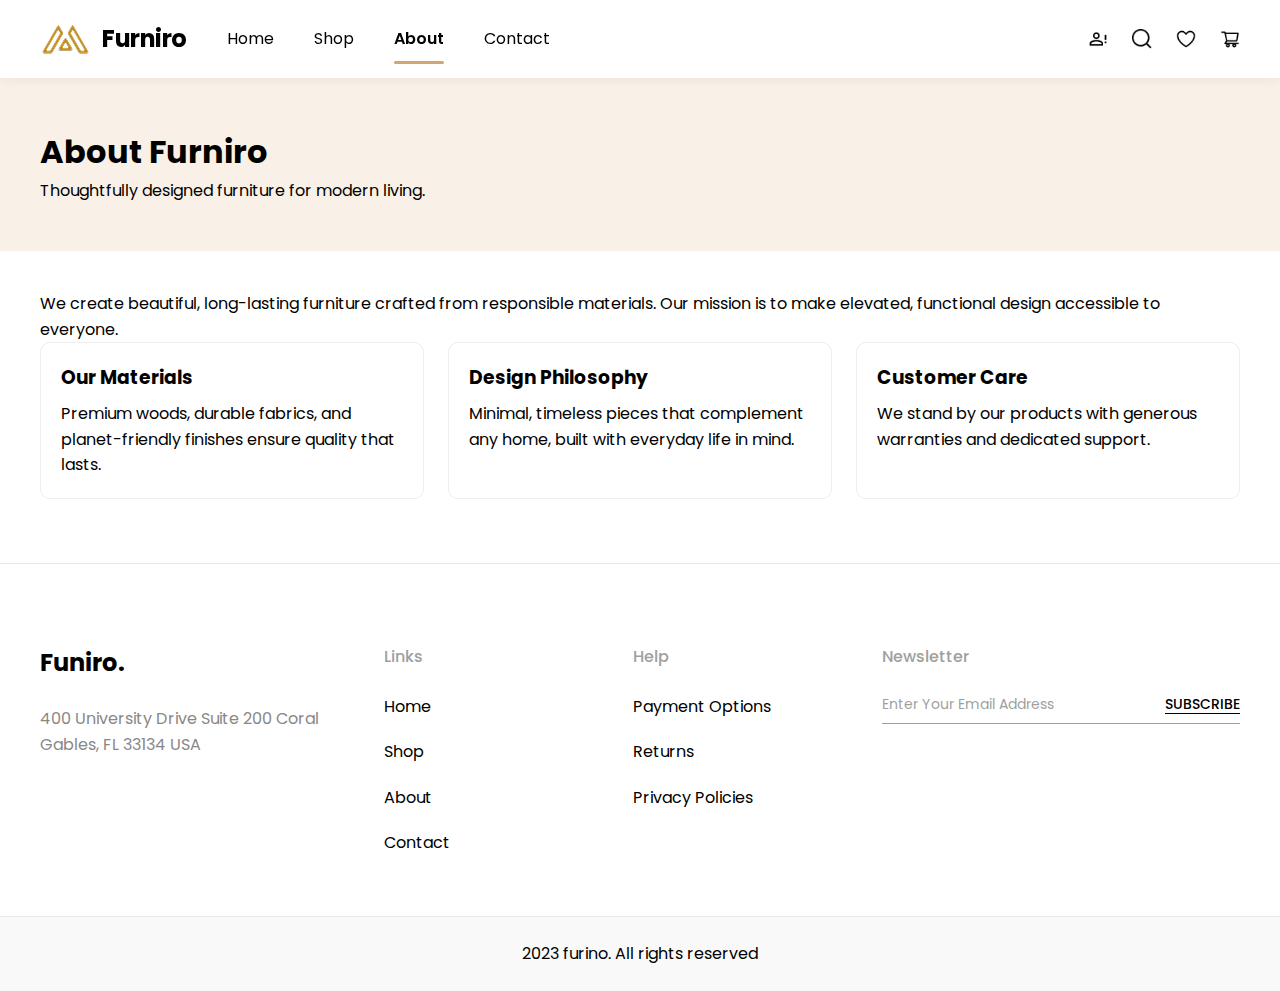
<file: about.html>
<!DOCTYPE html>
<html lang="en">
<head>
    <meta charset="UTF-8">
    <meta name="viewport" content="width=device-width, initial-scale=1.0">
    <title>Furniro - About</title>
    <link rel="stylesheet" href="assets/css/style.css">
    <link rel="preconnect" href="https://fonts.googleapis.com">
    <link rel="preconnect" href="https://fonts.gstatic.com" crossorigin>
    <link href="https://fonts.googleapis.com/css2?family=Poppins:wght@300;400;500;600;700&display=swap" rel="stylesheet">
     <link rel="stylesheet" href="assets/css/style.css">
    <style>
        .about-hero { background:#f9f1e7; padding:48px 0; }
        .about-hero h1 { margin:0; }
        .about-content { padding:40px 0 64px; display:grid; gap:24px; }
        .about-cards { display:grid; grid-template-columns: repeat(3, 1fr); gap:24px; }
        .about-card { background:#fff; border:1px solid #eee; border-radius:10px; padding:20px; }
        .about-card h3 { margin:0 0 8px; }
        @media (max-width: 900px){ .about-cards { grid-template-columns: 1fr; } }
    </style>
   
</head>
<body>
    <header class="header">
        <div class="container">
            <div class="header-content">
                <div class="logo">
                    <img src="assets/images/logo.png" alt="Furniro Logo" class="logo-image">
                    <span class="logo-text">Furniro</span>
                </div>
                <nav class="nav">
                    <a href="index.html" class="nav-link">Home</a>
                    <a href="shop.html" class="nav-link">Shop</a>
                    <a href="about.html" class="nav-link active">About</a>
                    <a href="contact.html" class="nav-link">Contact</a>
                </nav>
                <div class="utility-icons">
                    <a class="icon-link" href="account.html" aria-label="Account">
                        <img class="icon-image" src="assets/images/icons/account_icon.png" alt="Account">
                    </a>
                    <a class="icon-link" href="#" aria-label="Search">
                        <img class="icon-image" src="assets/images/icons/search_icon.png" alt="Search">
                    </a>
                    <a class="icon-link" href="wishlist.html" aria-label="Wishlist">
                        <img class="icon-image" src="assets/images/icons/wishlist_icon.png" alt="Wishlist">
                    </a>
                    <a class="icon-link" href="cart.html" aria-label="Shopping Cart">
                        <img class="icon-image" src="assets/images/icons/cart_icon.png" alt="Shopping Cart">
                    </a>
                </div>
            </div>
        </div>
    </header>

    <section class="about-hero">
        <div class="container">
            <h1>About Furniro</h1>
            <p class="muted">Thoughtfully designed furniture for modern living.</p>
        </div>
    </section>

    <main class="about-content">
        <div class="container">
            <p>We create beautiful, long-lasting furniture crafted from responsible materials. Our mission is to make elevated, functional design accessible to everyone.</p>

            <div class="about-cards">
                <article class="about-card">
                    <h3>Our Materials</h3>
                    <p>Premium woods, durable fabrics, and planet-friendly finishes ensure quality that lasts.</p>
                </article>
                <article class="about-card">
                    <h3>Design Philosophy</h3>
                    <p>Minimal, timeless pieces that complement any home, built with everyday life in mind.</p>
                </article>
                <article class="about-card">
                    <h3>Customer Care</h3>
                    <p>We stand by our products with generous warranties and dedicated support.</p>
                </article>
            </div>
        </div>
    </main>

 <footer class="footer">
        <div class="container">
            <div class="footer-content">
                <!-- Column 1: Brand Information -->
                <div class="footer-column">
                    <h3 class="footer-brand">Funiro.</h3>
                    <p class="footer-address">400 University Drive Suite 200 Coral Gables, FL 33134 USA</p>
                </div>

                <!-- Column 2: Links -->
                <div class="footer-column">
                    <h4 class="footer-heading">Links</h4>
                    <ul class="footer-links">
                        <li><a href="index.html" class="footer-link">Home</a></li>
                        <li><a href="shop.html" class="footer-link">Shop</a></li>
                        <li><a href="about.html" class="footer-link">About</a></li>
                        <li><a href="contact.html" class="footer-link">Contact</a></li>
                    </ul>
                </div>

                <!-- Column 3: Help -->
                <div class="footer-column">
                    <h4 class="footer-heading">Help</h4>
                    <ul class="footer-links">
                        <li><a href="checkout.html" class="footer-link">Payment Options</a></li>
                        <li><a href="#" class="footer-link">Returns</a></li>
                        <li><a href="#" class="footer-link">Privacy Policies</a></li>
                    </ul>
                </div>

                <!-- Column 4: Newsletter -->
                <div class="footer-column">
                    <h4 class="footer-heading">Newsletter</h4>
                    <form class="newsletter-form" id="newsletterForm">
                        <div class="newsletter-input-wrapper">
                            <input type="email" class="newsletter-input" placeholder="Enter Your Email Address" required>
                            <button type="submit" class="newsletter-button">SUBSCRIBE</button>
                        </div>
                    </form>
                </div>
            </div>
        </div>

        <!-- Copyright Bar -->
        <div class="footer-copyright">
            <div class="container">
                <p class="copyright-text">2023 furino. All rights reserved</p>
            </div>
        </div>
    </footer>

    <script src="assets/js/script.js"></script>

    <!-- On About page, search icon will redirect to Home and then open search there -->
</body>
</html>
</file>
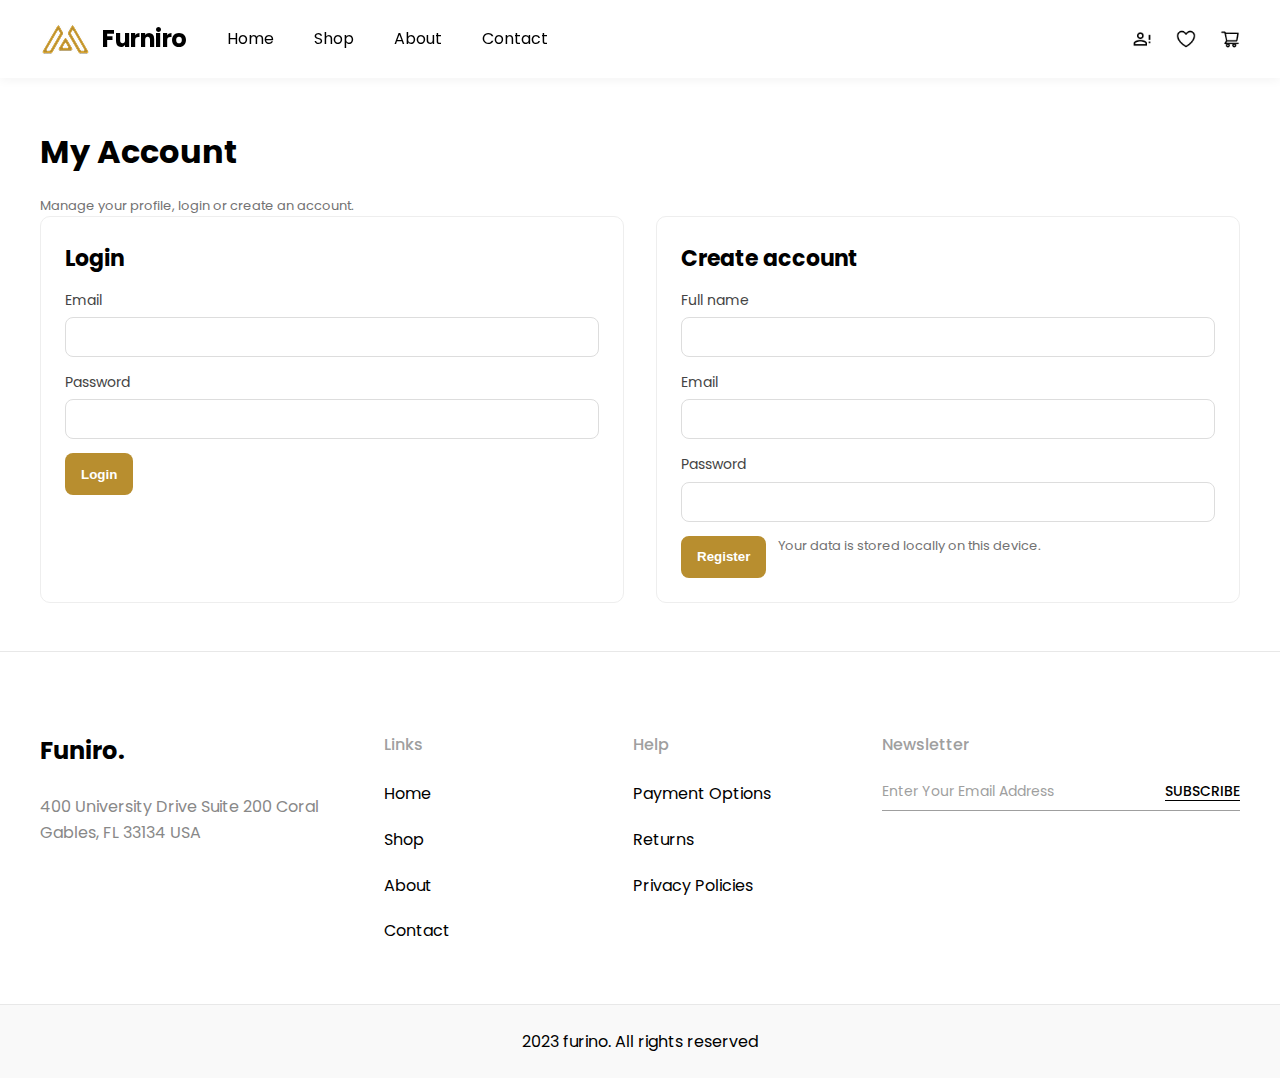
<file: account.html>
<!DOCTYPE html>
<html lang="en">
<head>
    <meta charset="UTF-8">
    <meta name="viewport" content="width=device-width, initial-scale=1.0">
    <title>Furniro - Account</title>
    <link rel="stylesheet" href="assets/css/style.css">
    <link rel="preconnect" href="https://fonts.googleapis.com">
    <link rel="preconnect" href="https://fonts.gstatic.com" crossorigin>
    <link href="https://fonts.googleapis.com/css2?family=Poppins:wght@300;400;500;600;700&display=swap" rel="stylesheet">
    <link rel="stylesheet" href="assets/css/style.css">
    <style>
        .account-wrapper { padding: 48px 0; }
        .account-grid { display: grid; grid-template-columns: 1fr 1fr; gap: 32px; }
        .card { background: #ffffff; border: 1px solid #eee; border-radius: 10px; padding: 24px; }
        .card h2 { margin: 0 0 12px; font-size: 22px; }
        .field { display: grid; gap: 6px; margin-bottom: 14px; }
        .field label { font-size: 14px; color: #444; }
        .field input { height: 40px; padding: 0 12px; border: 1px solid #ddd; border-radius: 8px; }
        .btn { height: 42px; border: none; border-radius: 8px; background: #b88e2f; color: #fff; font-weight: 600; cursor: pointer; padding: 0 16px; }
        .btn.secondary { background: #f3f3f3; color: #222; }
        .muted { color: #727272; font-size: 13px; }
        .row { display: flex; gap: 12px; flex-wrap: wrap; }
        .hidden { display: none !important; }
        .account-info { display: grid; gap: 10px; }
        @media (max-width: 900px) { .account-grid { grid-template-columns: 1fr; } }
    </style>
</head>
<body>
    <header class="header">
        <div class="container">
            <div class="header-content">
                <div class="logo">
                    <img src="assets/images/logo.png" alt="Furniro Logo" class="logo-image">
                    <span class="logo-text">Furniro</span>
                </div>
                <nav class="nav">
                    <a href="index.html" class="nav-link">Home</a>
                    <a href="shop.html" class="nav-link">Shop</a>
                    <a href="#" class="nav-link">About</a>
                    <a href="#" class="nav-link">Contact</a>
                </nav>
                <div class="utility-icons">
                    <a class="icon-link" href="account.html" aria-label="Account">
                        <img class="icon-image" src="assets/images/icons/account_icon.png" alt="Account">
                    </a>
                    <a class="icon-link" href="wishlist.html" aria-label="Wishlist">
                        <img class="icon-image" src="assets/images/icons/wishlist_icon.png" alt="Wishlist">
                    </a>
                    <a class="icon-link" href="cart.html" aria-label="Shopping Cart">
                        <img class="icon-image" src="assets/images/icons/cart_icon.png" alt="Shopping Cart">
                    </a>
                </div>
            </div>
        </div>
    </header>

    <main class="account-wrapper">
        <div class="container">
            <h1 style="margin:0 0 18px;">My Account</h1>
            <p class="muted" id="accountGreeting">Manage your profile, login or create an account.</p>

            <div class="account-grid">
                <section class="card" id="accountInfoCard" hidden>
                    <h2>Account information</h2>
                    <div class="account-info">
                        <div><strong>Name:</strong> <span id="infoName"></span></div>
                        <div><strong>Email:</strong> <span id="infoEmail"></span></div>
                    </div>
                    <div class="row" style="margin-top:16px;">
                        <button class="btn" id="logoutBtn">Log out</button>
                    </div>
                </section>

                <section class="card" id="loginCard">
                    <h2>Login</h2>
                    <form id="loginForm">
                        <div class="field">
                            <label for="loginEmail">Email</label>
                            <input type="email" id="loginEmail" required>
                        </div>
                        <div class="field">
                            <label for="loginPassword">Password</label>
                            <input type="password" id="loginPassword" minlength="4" required>
                        </div>
                        <div class="row">
                            <button type="submit" class="btn">Login</button>
                        </div>
                    </form>
                </section>

                <section class="card" id="registerCard">
                    <h2>Create account</h2>
                    <form id="registerForm">
                        <div class="field">
                            <label for="regName">Full name</label>
                            <input type="text" id="regName" required>
                        </div>
                        <div class="field">
                            <label for="regEmail">Email</label>
                            <input type="email" id="regEmail" required>
                        </div>
                        <div class="field">
                            <label for="regPassword">Password</label>
                            <input type="password" id="regPassword" minlength="4" required>
                        </div>
                        <div class="row">
                            <button type="submit" class="btn">Register</button>
                            <span class="muted">Your data is stored locally on this device.</span>
                        </div>
                    </form>
                </section>
            </div>
        </div>
    </main>

   <!-- Footer -->
    <footer class="footer">
        <div class="container">
            <div class="footer-content">
                <div class="footer-column">
                    <h3 class="footer-brand">Funiro.</h3>
                    <p class="footer-address">400 University Drive Suite 200 Coral Gables, FL 33134 USA</p>
                </div>
                <div class="footer-column">
                    <h4 class="footer-heading">Links</h4>
                    <ul class="footer-links">
                        <li><a href="index.html" class="footer-link">Home</a></li>
                        <li><a href="shop.html" class="footer-link">Shop</a></li>
                        <li><a href="about.html" class="footer-link">About</a></li>
                        <li><a href="contact.html" class="footer-link">Contact</a></li>
                    </ul>
                </div>
                <div class="footer-column">
                    <h4 class="footer-heading">Help</h4>
                    <ul class="footer-links">
                        <li><a href="checkout.html" class="footer-link">Payment Options</a></li>
                        <li><a href="#" class="footer-link">Returns</a></li>
                        <li><a href="#" class="footer-link">Privacy Policies</a></li>
                    </ul>
                </div>
                <div class="footer-column">
                    <h4 class="footer-heading">Newsletter</h4>
                    <form class="newsletter-form" id="newsletterFormProduct">
                        <div class="newsletter-input-wrapper">
                            <input type="email" class="newsletter-input" placeholder="Enter Your Email Address" required>
                            <button type="submit" class="newsletter-button">SUBSCRIBE</button>
                        </div>
                    </form>
                </div>
            </div>
        </div>
        <div class="footer-copyright">
            <div class="container">
                <p class="copyright-text">2023 furino. All rights reserved</p>
            </div>
        </div>
    </footer>

    <script src="assets/js/account.js"></script>
    <script src="assets/js/script.js"></script>
</body>
</html>
</file>
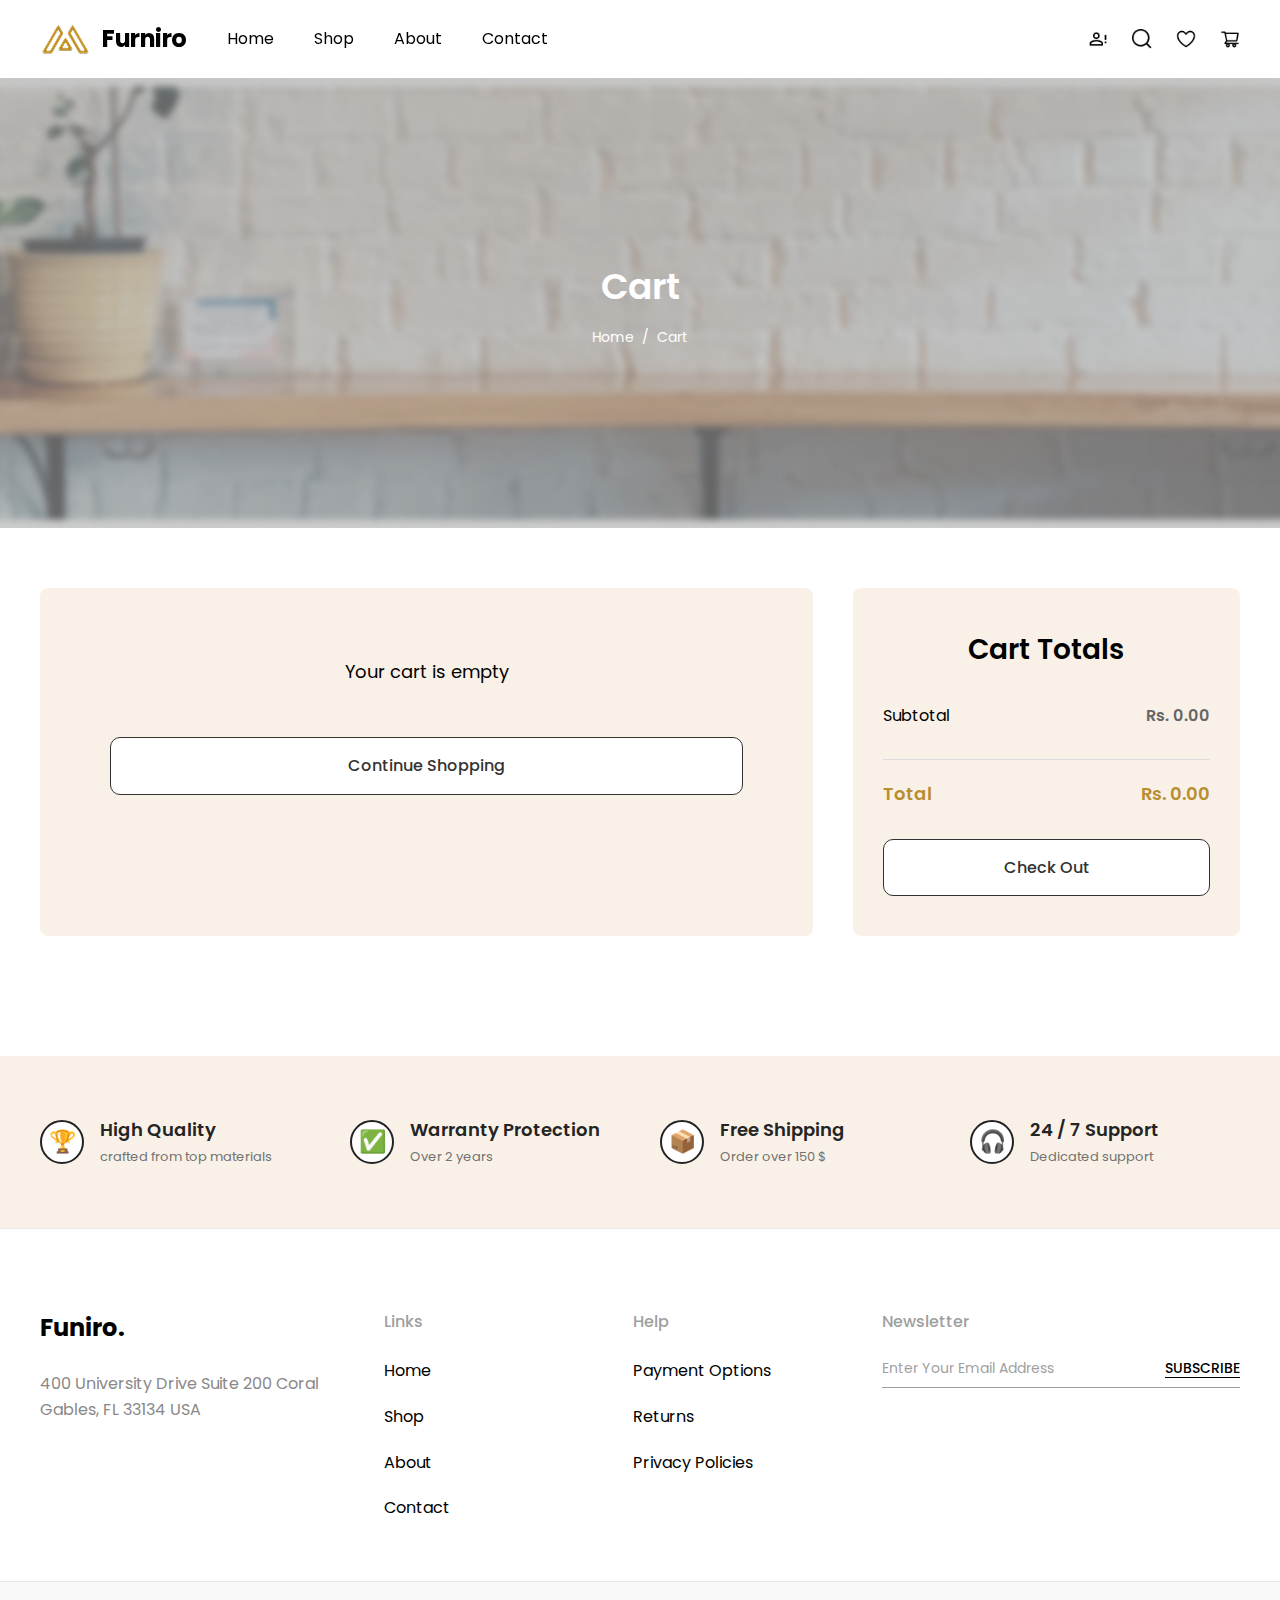
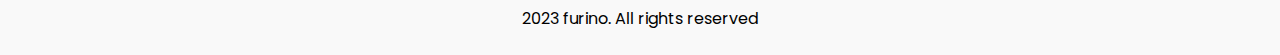
<file: cart.html>
<!DOCTYPE html>
<html lang="en">
<head>
    <meta charset="UTF-8">
    <meta name="viewport" content="width=device-width, initial-scale=1.0">
    <title>Cart - Furniro</title>
    <link rel="stylesheet" href="assets/css/style.css">
    <link rel="stylesheet" href="assets/css/cart.css">
    <link rel="preconnect" href="https://fonts.googleapis.com">
    <link rel="preconnect" href="https://fonts.gstatic.com" crossorigin>
    <link href="https://fonts.googleapis.com/css2?family=Poppins:wght@300;400;500;600;700;800&display=swap" rel="stylesheet">
</head>
<body>
    <!-- Header -->
    <header class="header">
        <div class="container">
            <div class="header-content">
                <div class="logo">
                    <img src="assets/images/logo.png" alt="Furniro Logo" class="logo-image">
                    <span class="logo-text">Furniro</span>
                </div>
                <nav class="nav">
                    <a href="index.html" class="nav-link">Home</a>
                    <a href="shop.html" class="nav-link">Shop</a>
                    <a href="blog.html" class="nav-link">About</a>
                    <a href="contact.html" class="nav-link">Contact</a>
                </nav>
                <div class="utility-icons">
                    <a class="icon-link" href="account.html" aria-label="Account">
                        <img class="icon-image" src="assets/images/icons/account_icon.png" alt="Account">
                    </a>
                    <a class="icon-link" href="#" aria-label="Search">
                        <img class="icon-image" src="assets/images/icons/search_icon.png" alt="Search">
                    </a>
                    <a class="icon-link" href="wishlist.html" aria-label="Wishlist">
                        <img class="icon-image" src="assets/images/icons/wishlist_icon.png" alt="Wishlist">
                    </a>
                    <a class="icon-link" href="cart.html" aria-label="Shopping Cart">
                        <img class="icon-image" src="assets/images/icons/cart_icon.png" alt="Shopping Cart">
                    </a>
                </div>
            </div>
        </div>
    </header>

    <!-- Page Banner -->
    <section class="cart-hero" style="background-image: url('assets/images/shop_back.png'); background-size: cover; background-position: center;">
        <div class="cart-hero-inner container">
            <h1 class="cart-title">Cart</h1>
            <nav class="breadcrumb">
                <a href="index.html">Home</a>
                <span>/</span>
                <span>Cart</span>
            </nav>
        </div>
    </section>

    <!-- Main Content -->
    <section class="cart-content">
        <div class="container">
            <div class="cart-layout">
                <!-- Cart Items -->
                <div class="cart-section">
                    <div class="cart-header">
                        <div>Product</div>
                        <div>Price</div>
                        <div>Quantity</div>
                        <div>Subtotal</div>
                        <div></div>
                    </div>
                    <!-- Cart items will be dynamically loaded here -->
                </div>

                <!-- Cart Totals -->
                <div class="cart-totals">
                    <h2>Cart Totals</h2>
                    <div class="total-row">
                        <span>Subtotal</span>
                        <span class="price" id="subtotal">Rs. 0.00</span>
                    </div>
                    <div class="total-row final">
                        <span>Total</span>
                        <span id="total">Rs. 0.00</span>
                    </div>
                    <a href="checkout.html" class="checkout-btn" onclick="return checkout()">Check Out</a>
                </div>
            </div>
        </div>
    </section>

    <!-- Benefits Strip -->
    <section class="benefits">
        <div class="container benefits-inner">
            <div class="benefit-item">
                <div class="benefit-icon" aria-hidden="true">🏆</div>
                <div class="benefit-content">
                    <h4 class="benefit-title">High Quality</h4>
                    <p class="benefit-sub">crafted from top materials</p>
                </div>
            </div>
            <div class="benefit-item">
                <div class="benefit-icon" aria-hidden="true">✅</div>
                <div class="benefit-content">
                    <h4 class="benefit-title">Warranty Protection</h4>
                    <p class="benefit-sub">Over 2 years</p>
                </div>
            </div>
            <div class="benefit-item">
                <div class="benefit-icon" aria-hidden="true">📦</div>
                <div class="benefit-content">
                    <h4 class="benefit-title">Free Shipping</h4>
                    <p class="benefit-sub">Order over 150 $</p>
                </div>
            </div>
            <div class="benefit-item">
                <div class="benefit-icon" aria-hidden="true">🎧</div>
                <div class="benefit-content">
                    <h4 class="benefit-title">24 / 7 Support</h4>
                    <p class="benefit-sub">Dedicated support</p>
                </div>
            </div>
        </div>
    </section>

    <!-- Footer -->
    <footer class="footer">
        <div class="container">
            <div class="footer-content">
                <div class="footer-column">
                    <h3 class="footer-brand">Funiro.</h3>
                    <p class="footer-address">400 University Drive Suite 200 Coral Gables, FL 33134 USA</p>
                </div>
                <div class="footer-column">
                    <h4 class="footer-heading">Links</h4>
                    <ul class="footer-links">
                        <li><a href="index.html" class="footer-link">Home</a></li>
                        <li><a href="shop.html" class="footer-link">Shop</a></li>
                        <li><a href="about.html" class="footer-link">About</a></li>
                        <li><a href="contact.html" class="footer-link">Contact</a></li>
                    </ul>
                </div>
                <div class="footer-column">
                    <h4 class="footer-heading">Help</h4>
                    <ul class="footer-links">
                        <li><a href="checkout.html" class="footer-link">Payment Options</a></li>
                        <li><a href="#" class="footer-link">Returns</a></li>
                        <li><a href="#" class="footer-link">Privacy Policies</a></li>
                    </ul>
                </div>
                <div class="footer-column">
                    <h4 class="footer-heading">Newsletter</h4>
                    <form class="newsletter-form" id="newsletterFormCart">
                        <div class="newsletter-input-wrapper">
                            <input type="email" class="newsletter-input" placeholder="Enter Your Email Address" required>
                            <button type="submit" class="newsletter-button">SUBSCRIBE</button>
                        </div>
                    </form>
                </div>
            </div>
        </div>
        <div class="footer-copyright">
            <div class="container">
                <p class="copyright-text">2023 furino. All rights reserved</p>
            </div>
        </div>
    </footer>

    <script src="assets/js/script.js"></script>
    <script src="assets/js/cart-utils.js"></script>
    <script src="assets/js/cart.js"></script>
</body>
</html>
</file>
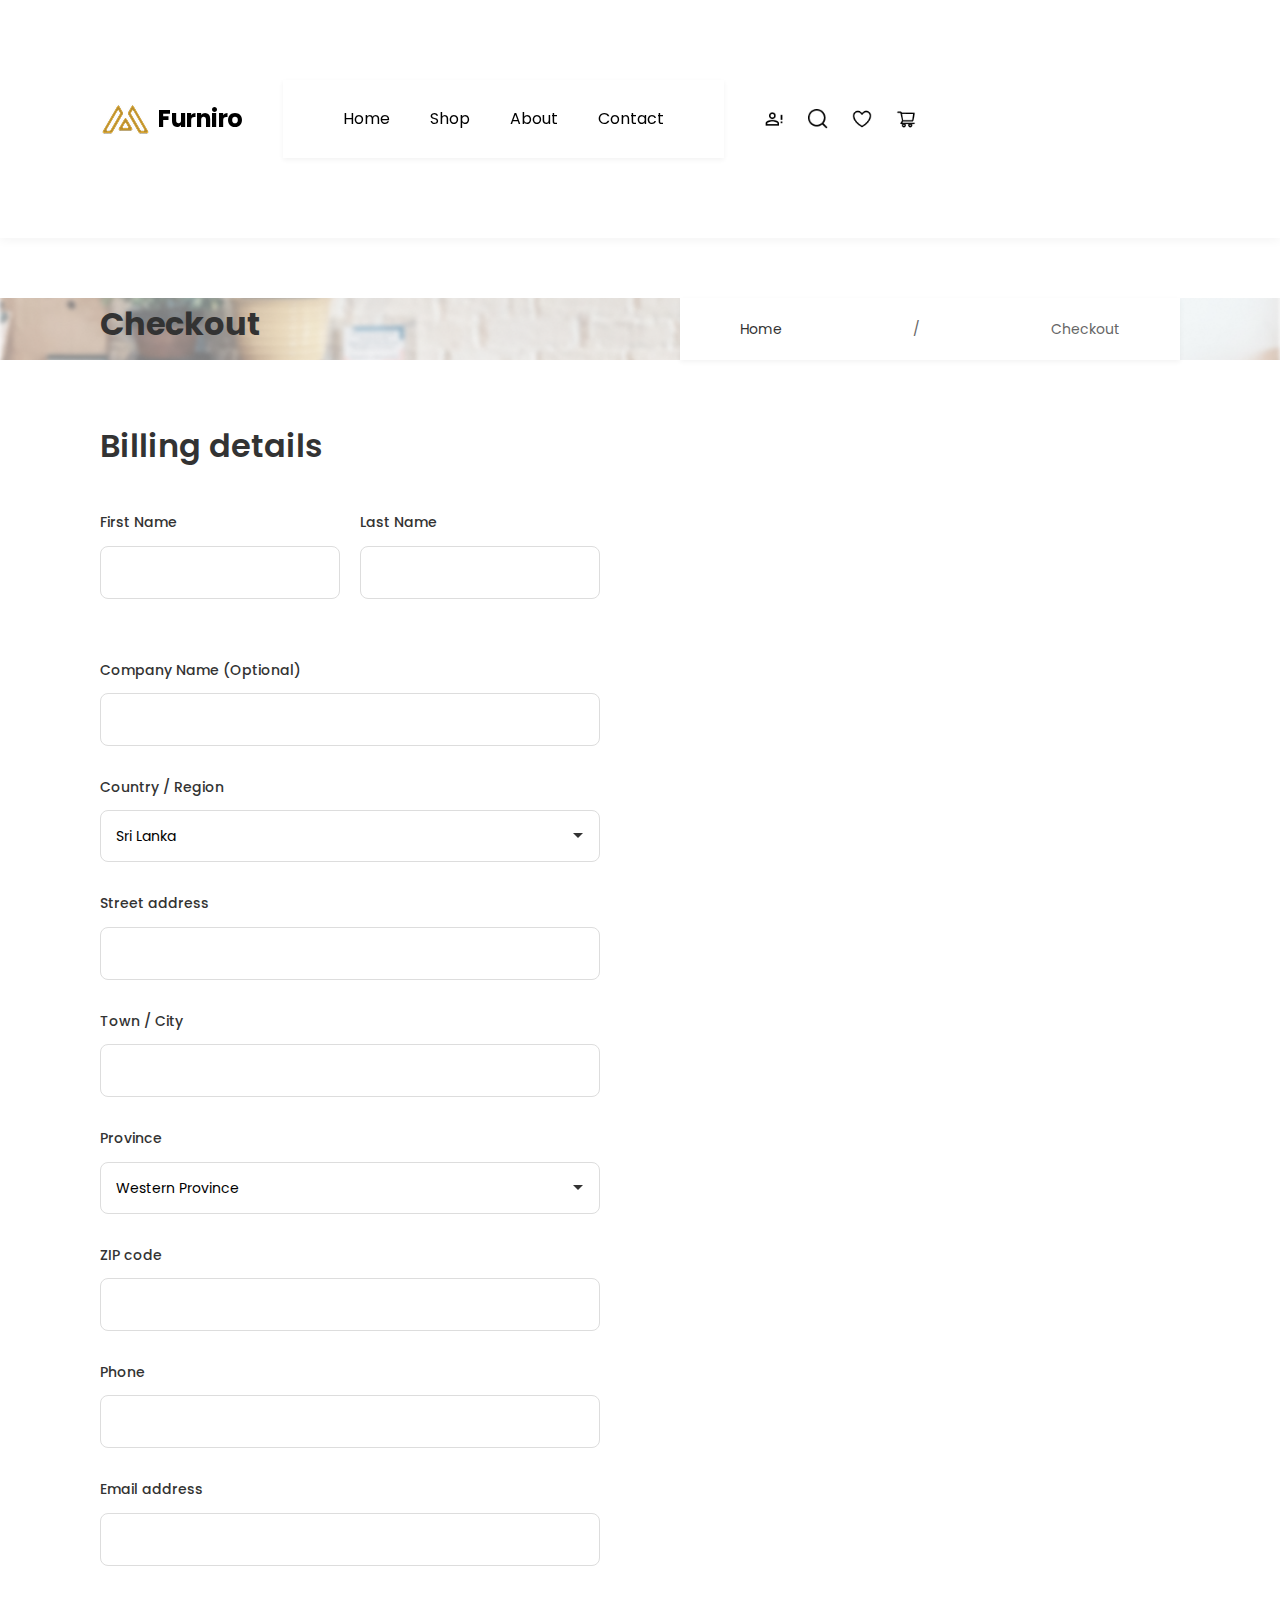
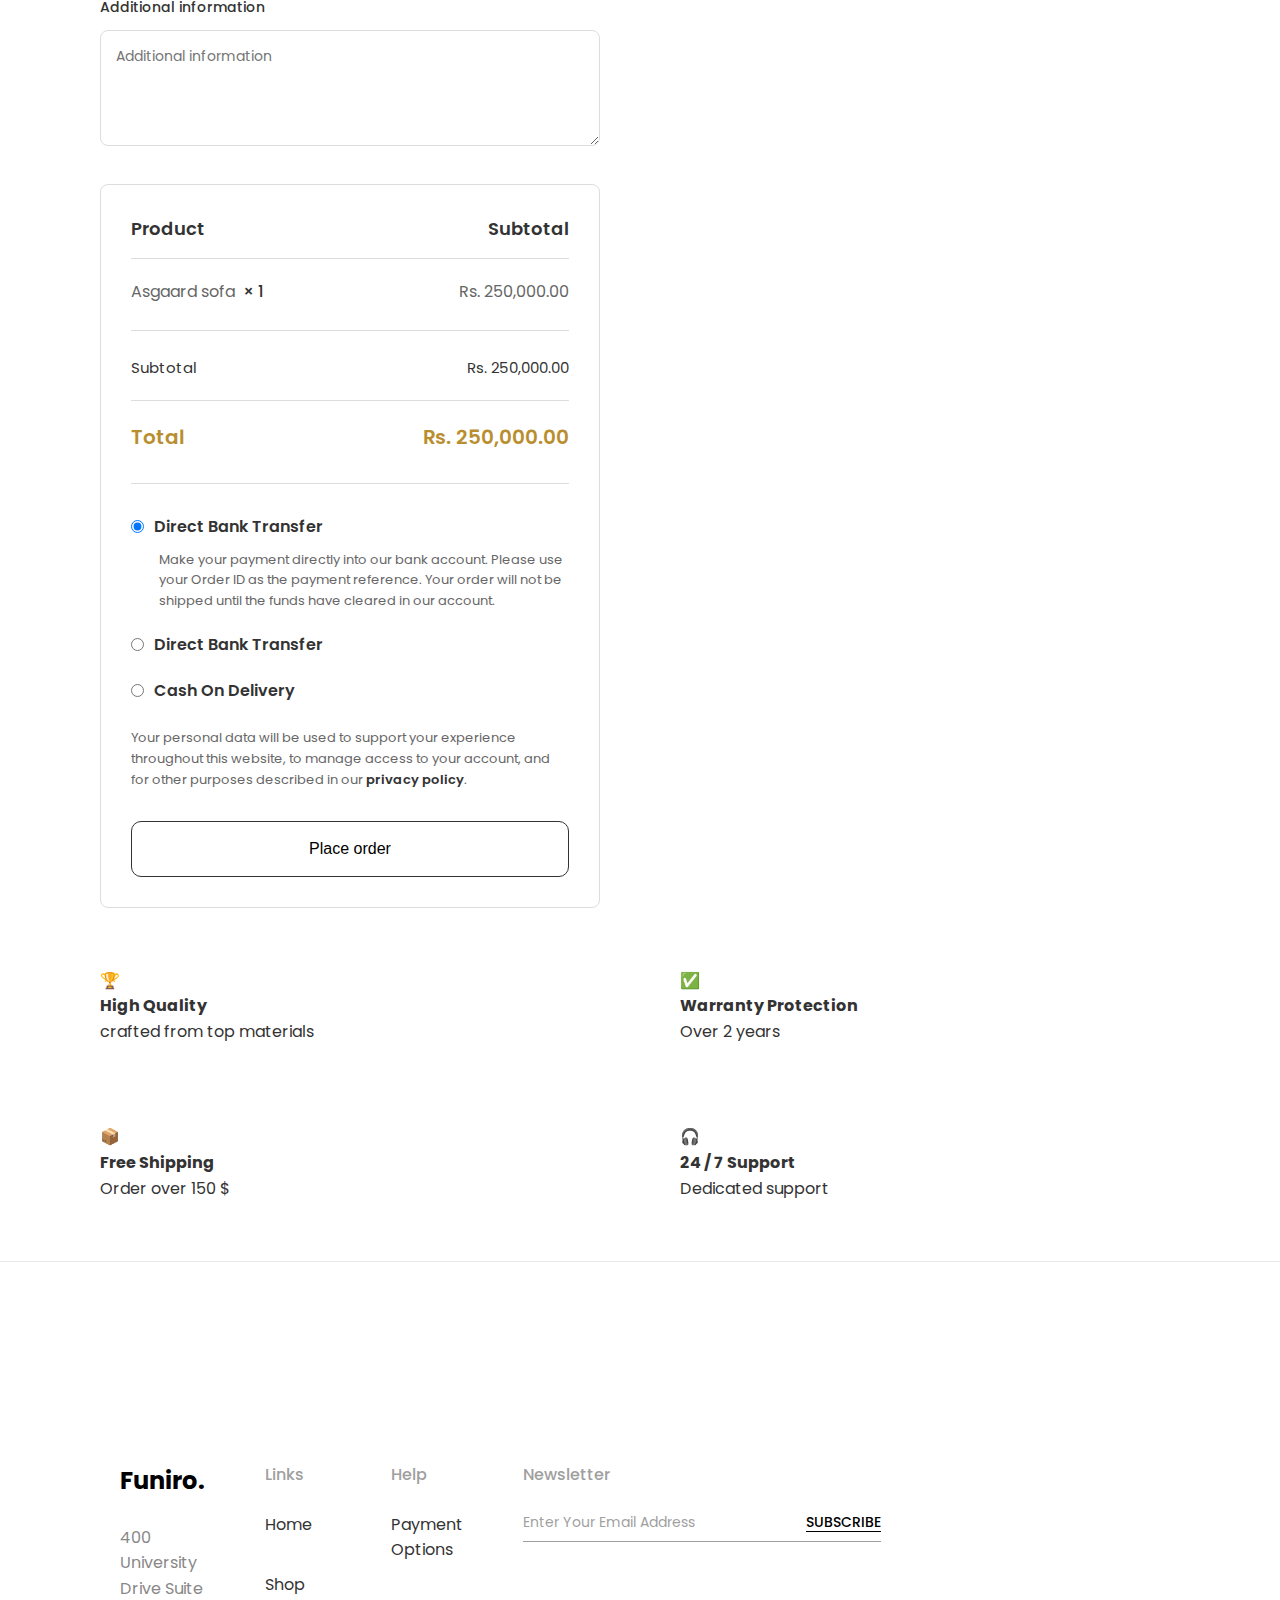
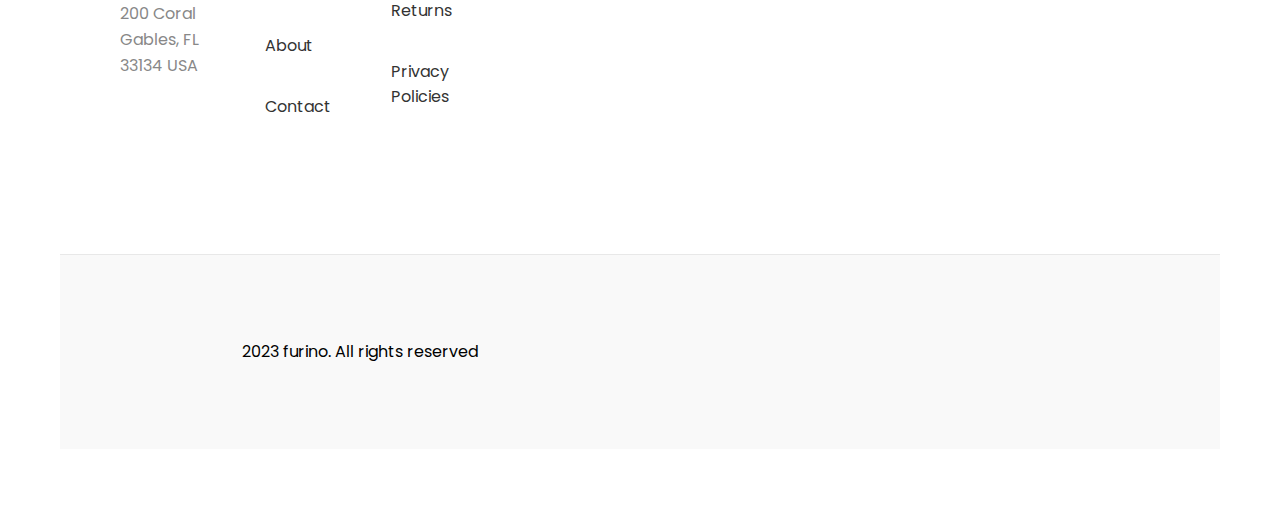
<file: checkout.html>
<!DOCTYPE html>
<html lang="en">
<head>
    <meta charset="UTF-8">
    <meta name="viewport" content="width=device-width, initial-scale=1.0">
    <title>Checkout - Furniro</title>
    <link rel="stylesheet" href="assets/css/style.css">
    <link rel="stylesheet" href="assets/css/checkout.css">
    <link rel="preconnect" href="https://fonts.googleapis.com">
    <link rel="preconnect" href="https://fonts.gstatic.com" crossorigin>
    <link href="https://fonts.googleapis.com/css2?family=Poppins:wght@300;400;500;600;700;800&display=swap" rel="stylesheet">
</head>
<body>
    <!-- Header -->
    <header class="header">
        <div class="container">
            <div class="header-content">
                <div class="logo">
                    <img src="assets/images/logo.png" alt="Furniro Logo" class="logo-image">
                    <span class="logo-text">Furniro</span>
                </div>
                <nav class="nav">
                    <a href="index.html" class="nav-link">Home</a>
                    <a href="shop.html" class="nav-link">Shop</a>
                    <a href="blog.html" class="nav-link">About</a>
                    <a href="contact.html" class="nav-link">Contact</a>
                </nav>
                <div class="utility-icons">
                    <a class="icon-link" href="account.html" aria-label="Account">
                        <img class="icon-image" src="assets/images/icons/account_icon.png" alt="Account">
                    </a>
                    <a class="icon-link" href="#" aria-label="Search">
                        <img class="icon-image" src="assets/images/icons/search_icon.png" alt="Search">
                    </a>
                    <a class="icon-link" href="wishlist.html" aria-label="Wishlist">
                        <img class="icon-image" src="assets/images/icons/wishlist_icon.png" alt="Wishlist">
                    </a>
                    <a class="icon-link" href="cart.html" aria-label="Shopping Cart">
                        <img class="icon-image" src="assets/images/icons/cart_icon.png" alt="Shopping Cart">
                    </a>
                </div>
            </div>
        </div>
    </header>

    <!-- Page Banner -->
    <section class="checkout-hero" style="background-image: url('assets/images/shop_back.png'); background-size: cover; background-position: center;">
        <div class="checkout-hero-inner container">
            <h1 class="checkout-title">Checkout</h1>
            <nav class="breadcrumb">
                <a href="index.html">Home</a>
                <span>/</span>
                <span>Checkout</span>
            </nav>
        </div>
    </section>

    <!-- Main Content -->
    <section class="checkout-content">
        <div class="container">
            <div class="checkout-layout">
                <!-- Billing Details -->
                <div class="billing-section">
                    <h2>Billing details</h2>
                    <form id="checkoutForm">
                        <div class="form-row">
                            <div class="form-group">
                                <label>First Name</label>
                                <input type="text" required>
                            </div>
                            <div class="form-group">
                                <label>Last Name</label>
                                <input type="text" required>
                            </div>
                        </div>

                        <div class="form-group">
                            <label>Company Name (Optional)</label>
                            <input type="text">
                        </div>

                        <div class="form-group">
                            <label>Country / Region</label>
                            <select required>
                                <option value="">Select country</option>
                                <option value="sri-lanka" selected>Sri Lanka</option>
                                <option value="india">India</option>
                                <option value="pakistan">Pakistan</option>
                                <option value="usa">United States</option>
                                <option value="uk">United Kingdom</option>
                            </select>
                        </div>

                        <div class="form-group">
                            <label>Street address</label>
                            <input type="text" required>
                        </div>

                        <div class="form-group">
                            <label>Town / City</label>
                            <input type="text" required>
                        </div>

                        <div class="form-group">
                            <label>Province</label>
                            <select required>
                                <option value="">Select province</option>
                                <option value="western" selected>Western Province</option>
                                <option value="central">Central Province</option>
                                <option value="southern">Southern Province</option>
                                <option value="northern">Northern Province</option>
                            </select>
                        </div>

                        <div class="form-group">
                            <label>ZIP code</label>
                            <input type="text" required>
                        </div>

                        <div class="form-group">
                            <label>Phone</label>
                            <input type="tel" required>
                        </div>

                        <div class="form-group">
                            <label>Email address</label>
                            <input type="email" required>
                        </div>

                        <div class="form-group">
                            <label>Additional information</label>
                            <textarea placeholder="Additional information" rows="4"></textarea>
                        </div>
                    </form>
                </div>

                <!-- Order Summary -->
                <div class="order-section">
                    <div class="order-summary">
                        <div class="product-header">
                            <span>Product</span>
                            <span>Subtotal</span>
                        </div>

                        <div class="product-item">
                            <div class="product-name">
                                <span>Asgaard sofa</span>
                                <span class="product-quantity">× 1</span>
                            </div>
                            <span>Rs. 250,000.00</span>
                        </div>

                        <div class="order-totals">
                            <div class="total-row">
                                <span>Subtotal</span>
                                <span>Rs. 250,000.00</span>
                            </div>
                            <div class="total-row final">
                                <span>Total</span>
                                <span>Rs. 250,000.00</span>
                            </div>
                        </div>

                        <!-- Payment Methods -->
                        <div class="payment-methods">
                            <div class="payment-option">
                                <label>
                                    <input type="radio" name="payment" value="bank-transfer" checked>
                                    Direct Bank Transfer
                                </label>
                                <p class="payment-description">
                                    Make your payment directly into our bank account. Please use your Order ID as the payment reference. Your order will not be shipped until the funds have cleared in our account.
                                </p>
                            </div>

                            <div class="payment-option">
                                <label>
                                    <input type="radio" name="payment" value="bank-transfer2">
                                    Direct Bank Transfer
                                </label>
                            </div>

                            <div class="payment-option">
                                <label>
                                    <input type="radio" name="payment" value="cash-on-delivery">
                                    Cash On Delivery
                                </label>
                            </div>
                        </div>

                        <p class="privacy-text">
                            Your personal data will be used to support your experience throughout this website, to manage access to your account, and for other purposes described in our <a href="#privacy">privacy policy</a>.
                        </p>

                        <button class="place-order-btn" onclick="placeOrder()">Place order</button>
                    </div>
                </div>
            </div>
        </div>
    </section>

    <!-- Benefits Strip -->
    <section class="benefits">
        <div class="container benefits-inner">
            <div class="benefit-item">
                <div class="benefit-icon" aria-hidden="true">🏆</div>
                <div class="benefit-content">
                    <h4 class="benefit-title">High Quality</h4>
                    <p class="benefit-sub">crafted from top materials</p>
                </div>
            </div>
            <div class="benefit-item">
                <div class="benefit-icon" aria-hidden="true">✅</div>
                <div class="benefit-content">
                    <h4 class="benefit-title">Warranty Protection</h4>
                    <p class="benefit-sub">Over 2 years</p>
                </div>
            </div>
            <div class="benefit-item">
                <div class="benefit-icon" aria-hidden="true">📦</div>
                <div class="benefit-content">
                    <h4 class="benefit-title">Free Shipping</h4>
                    <p class="benefit-sub">Order over 150 $</p>
                </div>
            </div>
            <div class="benefit-item">
                <div class="benefit-icon" aria-hidden="true">🎧</div>
                <div class="benefit-content">
                    <h4 class="benefit-title">24 / 7 Support</h4>
                    <p class="benefit-sub">Dedicated support</p>
                </div>
            </div>
        </div>
    </section>

    <!-- Footer -->
    <footer class="footer">
        <div class="container">
            <div class="footer-content">
                <div class="footer-column">
                    <h3 class="footer-brand">Funiro.</h3>
                    <p class="footer-address">400 University Drive Suite 200 Coral Gables, FL 33134 USA</p>
                </div>
                <div class="footer-column">
                    <h4 class="footer-heading">Links</h4>
                    <ul class="footer-links">
                        <li><a href="index.html" class="footer-link">Home</a></li>
                        <li><a href="shop.html" class="footer-link">Shop</a></li>
                        <li><a href="about.html" class="footer-link">About</a></li>
                        <li><a href="contact.html" class="footer-link">Contact</a></li>
                    </ul>
                </div>
                <div class="footer-column">
                    <h4 class="footer-heading">Help</h4>
                    <ul class="footer-links">
                        <li><a href="checkout.html" class="footer-link">Payment Options</a></li>
                        <li><a href="#" class="footer-link">Returns</a></li>
                        <li><a href="#" class="footer-link">Privacy Policies</a></li>
                    </ul>
                </div>
                <div class="footer-column">
                    <h4 class="footer-heading">Newsletter</h4>
                    <form class="newsletter-form" id="newsletterFormCheckout">
                        <div class="newsletter-input-wrapper">
                            <input type="email" class="newsletter-input" placeholder="Enter Your Email Address" required>
                            <button type="submit" class="newsletter-button">SUBSCRIBE</button>
                        </div>
                    </form>
                </div>
            </div>
        </div>
        <div class="footer-copyright">
            <div class="container">
                <p class="copyright-text">2023 furino. All rights reserved</p>
            </div>
        </div>
    </footer>

    <script src="assets/js/script.js"></script>
    <script src="assets/js/checkout.js"></script>
</body>
</html>
</file>
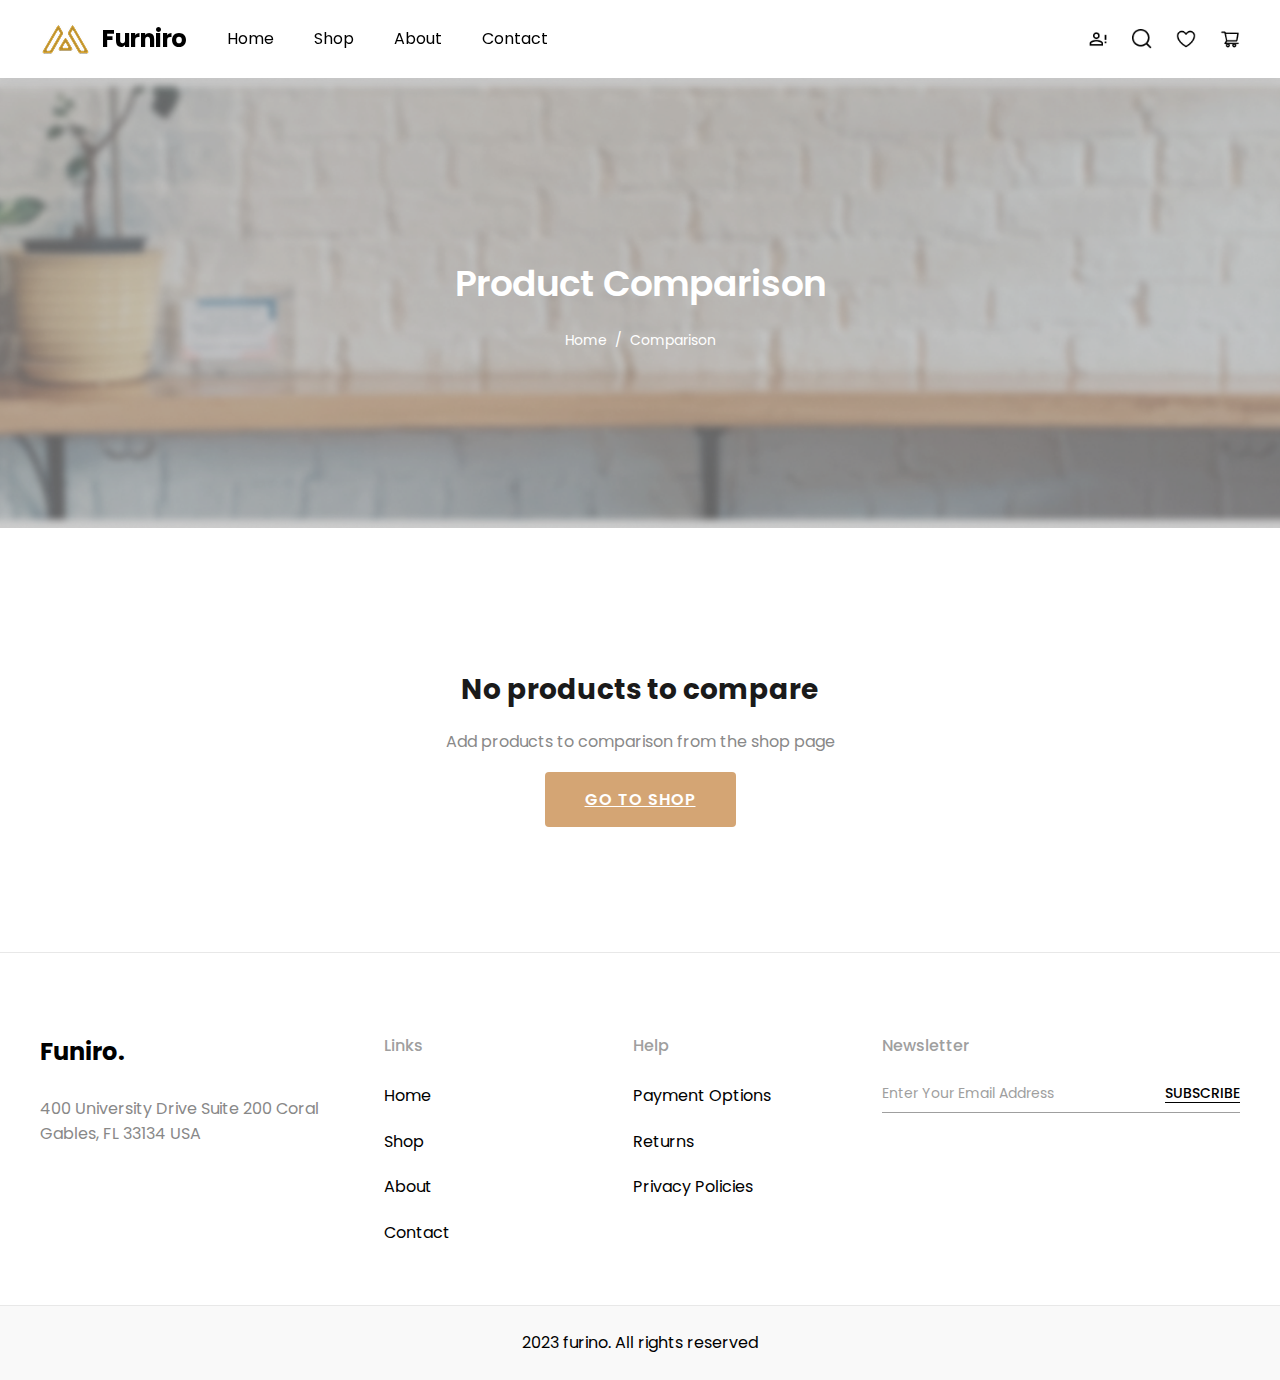
<file: comparison.html>
<!DOCTYPE html>
<html lang="en">
<head>
    <meta charset="UTF-8">
    <meta name="viewport" content="width=device-width, initial-scale=1.0">
    <title>Product Comparison - Furniro</title>
    <link rel="stylesheet" href="assets/css/style.css">
    <link rel="stylesheet" href="assets/css/comparison.css">
    <link rel="preconnect" href="https://fonts.googleapis.com">
    <link rel="preconnect" href="https://fonts.gstatic.com" crossorigin>
    <link href="https://fonts.googleapis.com/css2?family=Poppins:wght@300;400;500;600;700;800&display=swap" rel="stylesheet">
</head>
<body>
    <!-- Header -->
    <header class="header">
        <div class="container">
            <div class="header-content">
                <div class="logo">
                    <img src="assets/images/logo.png" alt="Furniro Logo" class="logo-image">
                    <span class="logo-text">Furniro</span>
                </div>
                <nav class="nav">
                    <a href="index.html" class="nav-link">Home</a>
                    <a href="shop.html" class="nav-link">Shop</a>
                    <a href="about.html" class="nav-link">About</a>
                    <a href="contact.html" class="nav-link">Contact</a>
                </nav>
                <div class="utility-icons">
                    <a class="icon-link" href="account.html" aria-label="Account">
                        <img class="icon-image" src="assets/images/icons/account_icon.png" alt="Account">
                    </a>
                    <a class="icon-link" href="#" aria-label="Search">
                        <img class="icon-image" src="assets/images/icons/search_icon.png" alt="Search">
                    </a>
                    <a class="icon-link" href="wishlist.html" aria-label="Wishlist">
                        <img class="icon-image" src="assets/images/icons/wishlist_icon.png" alt="Wishlist">
                    </a>
                    <a class="icon-link" href="cart.html" aria-label="Shopping Cart">
                        <img class="icon-image" src="assets/images/icons/cart_icon.png" alt="Shopping Cart">
                    </a>
                </div>
            </div>
        </div>
    </header>

    <!-- Page Banner -->
    <section class="comparison-hero">
        <div class="container">
            <h1 class="comparison-title">Product Comparison</h1>
            <nav class="breadcrumb">
                <a href="index.html">Home</a>
                <span>/</span>
                <span>Comparison</span>
            </nav>
        </div>
    </section>

    <!-- Comparison Content -->
    <section class="comparison-content">
        <div class="container">
            <div id="comparisonContainer">
                <!-- Comparison table will be dynamically loaded here -->
            </div>
        </div>
    </section>

    <!-- Footer -->
    <footer class="footer">
        <div class="container">
            <div class="footer-content">
                <div class="footer-column">
                    <h3 class="footer-brand">Funiro.</h3>
                    <p class="footer-address">400 University Drive Suite 200 Coral Gables, FL 33134 USA</p>
                </div>
                <div class="footer-column">
                    <h4 class="footer-heading">Links</h4>
                    <ul class="footer-links">
                        <li><a href="index.html" class="footer-link">Home</a></li>
                        <li><a href="shop.html" class="footer-link">Shop</a></li>
                        <li><a href="about.html" class="footer-link">About</a></li>
                        <li><a href="contact.html" class="footer-link">Contact</a></li>
                    </ul>
                </div>
                <div class="footer-column">
                    <h4 class="footer-heading">Help</h4>
                    <ul class="footer-links">
                        <li><a href="checkout.html" class="footer-link">Payment Options</a></li>
                        <li><a href="#" class="footer-link">Returns</a></li>
                        <li><a href="#" class="footer-link">Privacy Policies</a></li>
                    </ul>
                </div>
                <div class="footer-column">
                    <h4 class="footer-heading">Newsletter</h4>
                    <form class="newsletter-form" id="newsletterFormComparison">
                        <div class="newsletter-input-wrapper">
                            <input type="email" class="newsletter-input" placeholder="Enter Your Email Address" required>
                            <button type="submit" class="newsletter-button">SUBSCRIBE</button>
                        </div>
                    </form>
                </div>
            </div>
        </div>
        <div class="footer-copyright">
            <div class="container">
                <p class="copyright-text">2023 furino. All rights reserved</p>
            </div>
        </div>
    </footer>

    <script src="assets/js/script.js"></script>
    <script src="assets/js/cart-utils.js"></script>
    <script src="assets/js/comparison-utils.js"></script>
    <script src="assets/js/comparison.js"></script>
</body>
</html>
</file>
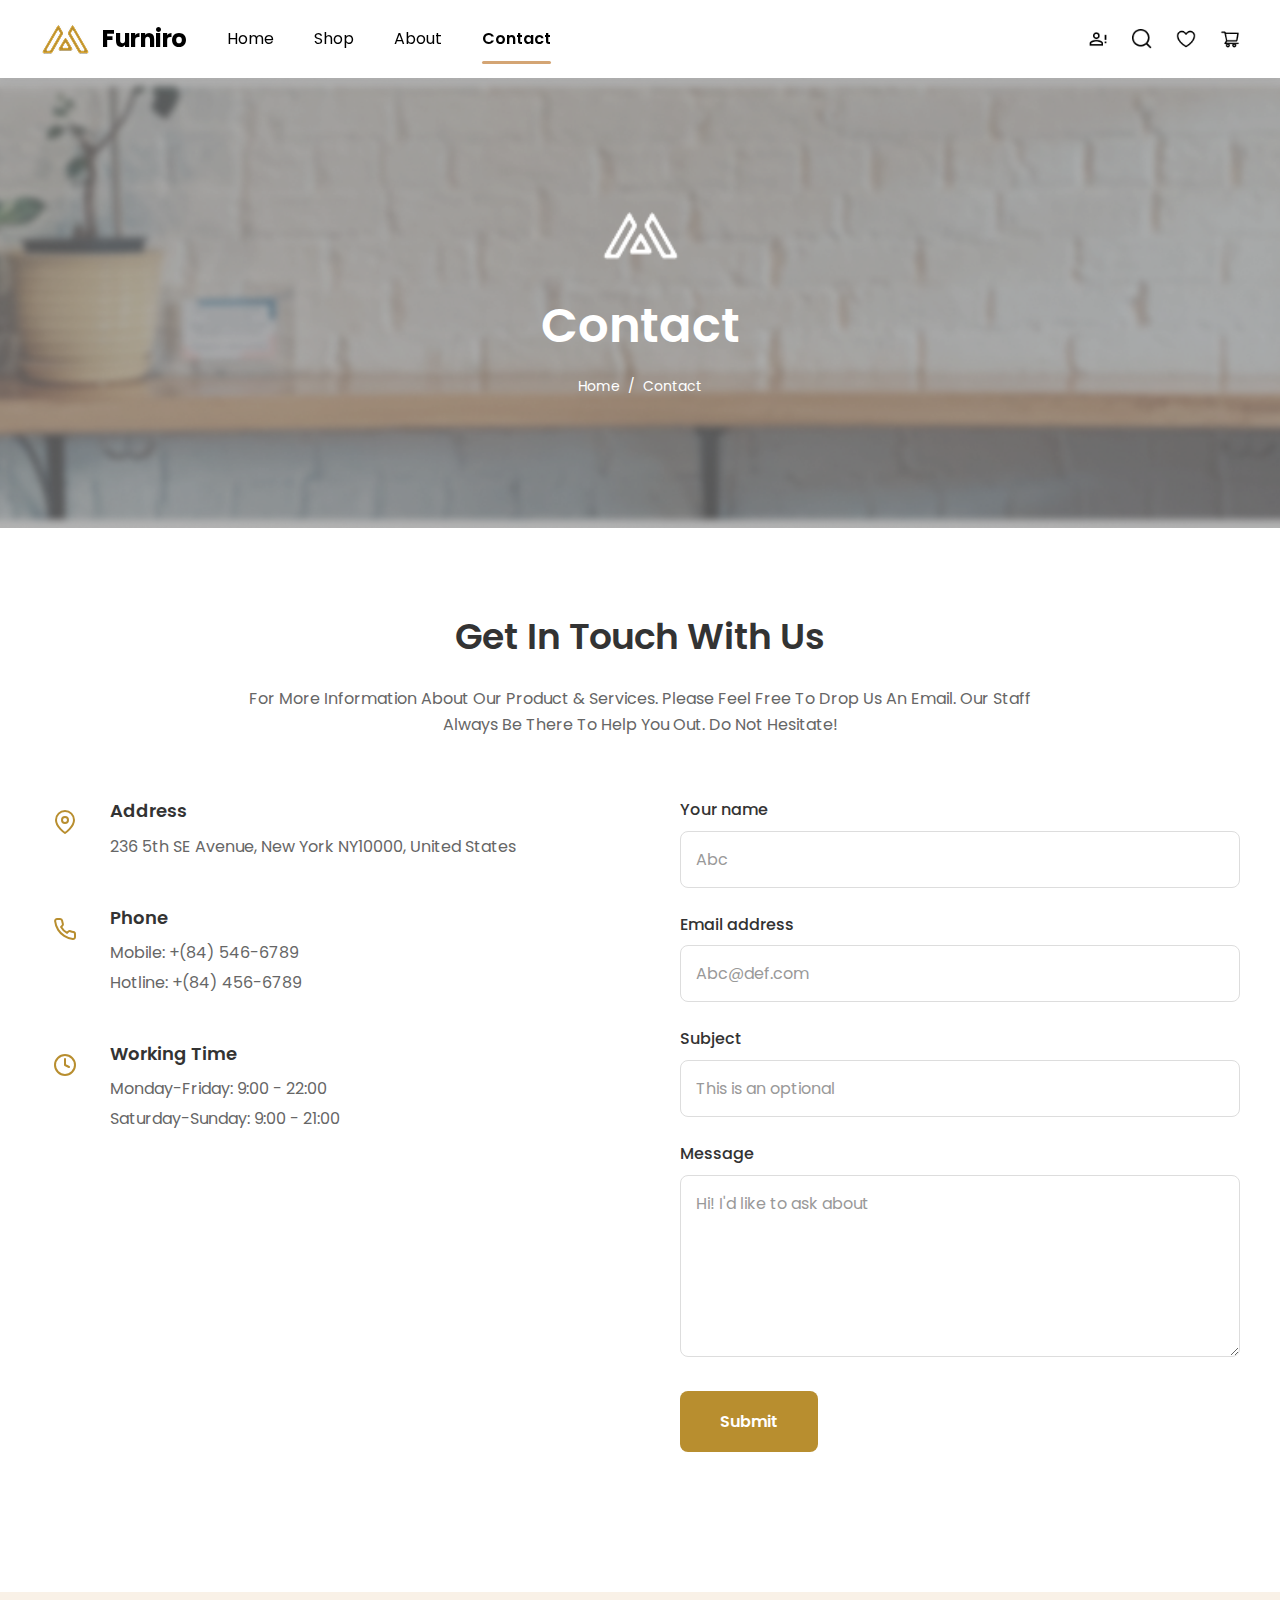
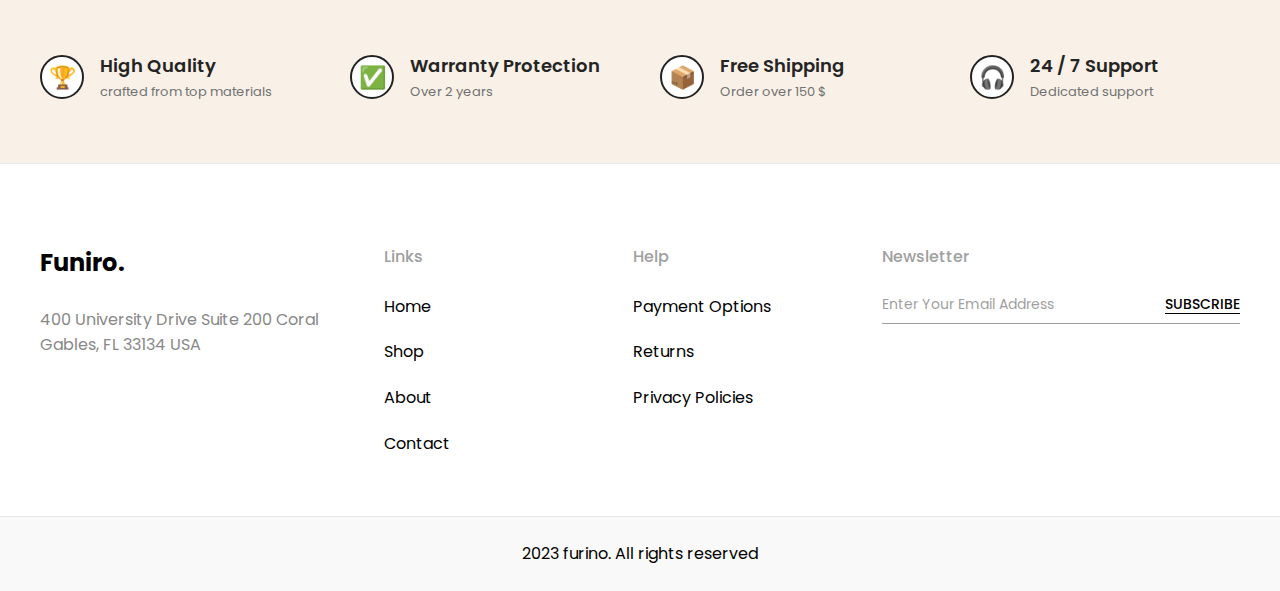
<file: contact.html>
<!DOCTYPE html>
<html lang="en">
<head>
    <meta charset="UTF-8">
    <meta name="viewport" content="width=device-width, initial-scale=1.0">
    <title>Contact - Furniro</title>
    <link rel="stylesheet" href="assets/css/style.css">
    <link rel="stylesheet" href="assets/css/contact.css">
    <link rel="preconnect" href="https://fonts.googleapis.com">
    <link rel="preconnect" href="https://fonts.gstatic.com" crossorigin>
    <link href="https://fonts.googleapis.com/css2?family=Poppins:wght@300;400;500;600;700;800&display=swap" rel="stylesheet">
</head>
<body>
    <!-- Header -->
    <header class="header">
        <div class="container">
            <div class="header-content">
                <div class="logo">
                    <img src="assets/images/logo.png" alt="Furniro Logo" class="logo-image">
                    <span class="logo-text">Furniro</span>
                </div>
                <nav class="nav">
                    <a href="index.html" class="nav-link">Home</a>
                    <a href="shop.html" class="nav-link">Shop</a>
                    <a href="blog.html" class="nav-link">About</a>
                    <a href="contact.html" class="nav-link active">Contact</a>
                </nav>
                <div class="utility-icons">
                    <a class="icon-link" href="account.html" aria-label="Account">
                        <img class="icon-image" src="assets/images/icons/account_icon.png" alt="Account">
                    </a>
                    <a class="icon-link" href="#" aria-label="Search">
                        <img class="icon-image" src="assets/images/icons/search_icon.png" alt="Search">
                    </a>
                    <a class="icon-link" href="wishlist.html" aria-label="Wishlist">
                        <img class="icon-image" src="assets/images/icons/wishlist_icon.png" alt="Wishlist">
                    </a>
                    <a class="icon-link" href="cart.html" aria-label="Shopping Cart">
                        <img class="icon-image" src="assets/images/icons/cart_icon.png" alt="Shopping Cart">
                    </a>
                </div>
            </div>
        </div>
    </header>

    <!-- Page Banner -->
    <section class="contact-hero" style="background-image: url('assets/images/shop_back.png'); background-size: cover; background-position: center;">
        <div class="contact-hero-inner container">
            <div class="hero-logo">
                <img src="assets/images/logo.png" alt="Furniro Logo" class="hero-logo-image">
            </div>
            <h1 class="contact-title">Contact</h1>
            <nav class="breadcrumb">
                <a href="index.html">Home</a>
                <span>/</span>
                <span>Contact</span>
            </nav>
        </div>
    </section>

    <!-- Main Content -->
    <section class="contact-content">
        <div class="container">
            <h2 class="contact-section-title">Get In Touch With Us</h2>
            <p class="contact-intro">
                For More Information About Our Product & Services. Please Feel Free To Drop Us An Email. Our Staff Always Be There To Help You Out. Do Not Hesitate!
            </p>

            <div class="contact-layout">
                <!-- Left Column - Contact Information -->
                <div class="contact-info">
                    <div class="info-item">
                        <div class="info-icon">
                            <svg width="24" height="24" viewBox="0 0 24 24" fill="none" xmlns="http://www.w3.org/2000/svg">
                                <path d="M21 10c0 7-9 13-9 13s-9-6-9-13a9 9 0 0 1 18 0z" stroke="currentColor" stroke-width="2" stroke-linecap="round" stroke-linejoin="round"/>
                                <circle cx="12" cy="10" r="3" stroke="currentColor" stroke-width="2" stroke-linecap="round" stroke-linejoin="round"/>
                            </svg>
                        </div>
                        <div class="info-content">
                            <h3 class="info-label">Address</h3>
                            <p class="info-text">236 5th SE Avenue, New York NY10000, United States</p>
                        </div>
                    </div>

                    <div class="info-item">
                        <div class="info-icon">
                            <svg width="24" height="24" viewBox="0 0 24 24" fill="none" xmlns="http://www.w3.org/2000/svg">
                                <path d="M22 16.92v3a2 2 0 0 1-2.18 2 19.79 19.79 0 0 1-8.63-3.07 19.5 19.5 0 0 1-6-6 19.79 19.79 0 0 1-3.07-8.67A2 2 0 0 1 4.11 2h3a2 2 0 0 1 2 1.72 12.84 12.84 0 0 0 .7 2.81 2 2 0 0 1-.45 2.11L8.09 9.91a16 16 0 0 0 6 6l1.27-1.27a2 2 0 0 1 2.11-.45 12.84 12.84 0 0 0 2.81.7A2 2 0 0 1 22 16.92z" stroke="currentColor" stroke-width="2" stroke-linecap="round" stroke-linejoin="round"/>
                            </svg>
                        </div>
                        <div class="info-content">
                            <h3 class="info-label">Phone</h3>
                            <p class="info-text">Mobile: +(84) 546-6789</p>
                            <p class="info-text">Hotline: +(84) 456-6789</p>
                        </div>
                    </div>

                    <div class="info-item">
                        <div class="info-icon">
                            <svg width="24" height="24" viewBox="0 0 24 24" fill="none" xmlns="http://www.w3.org/2000/svg">
                                <circle cx="12" cy="12" r="10" stroke="currentColor" stroke-width="2" stroke-linecap="round" stroke-linejoin="round"/>
                                <polyline points="12 6 12 12 16 14" stroke="currentColor" stroke-width="2" stroke-linecap="round" stroke-linejoin="round"/>
                            </svg>
                        </div>
                        <div class="info-content">
                            <h3 class="info-label">Working Time</h3>
                            <p class="info-text">Monday-Friday: 9:00 - 22:00</p>
                            <p class="info-text">Saturday-Sunday: 9:00 - 21:00</p>
                        </div>
                    </div>
                </div>

                <!-- Right Column - Contact Form -->
                <div class="contact-form-wrapper">
                    <form class="contact-form" id="contactForm">
                        <div class="form-group">
                            <label for="name">Your name</label>
                            <input type="text" id="name" name="name" placeholder="Abc" required>
                            <span class="error-message" id="nameError"></span>
                        </div>

                        <div class="form-group">
                            <label for="email">Email address</label>
                            <input type="email" id="email" name="email" placeholder="Abc@def.com" required>
                            <span class="error-message" id="emailError"></span>
                        </div>

                        <div class="form-group">
                            <label for="subject">Subject</label>
                            <input type="text" id="subject" name="subject" placeholder="This is an optional">
                            <span class="error-message" id="subjectError"></span>
                        </div>

                        <div class="form-group">
                            <label for="message">Message</label>
                            <textarea id="message" name="message" rows="6" placeholder="Hi! I'd like to ask about" required></textarea>
                            <span class="error-message" id="messageError"></span>
                        </div>

                        <button type="submit" class="submit-btn">Submit</button>
                    </form>
                </div>
            </div>
        </div>
    </section>

    <!-- Benefits Strip -->
    <section class="benefits">
        <div class="container benefits-inner">
            <div class="benefit-item">
                <div class="benefit-icon" aria-hidden="true">🏆</div>
                <div class="benefit-content">
                    <h4 class="benefit-title">High Quality</h4>
                    <p class="benefit-sub">crafted from top materials</p>
                </div>
            </div>
            <div class="benefit-item">
                <div class="benefit-icon" aria-hidden="true">✅</div>
                <div class="benefit-content">
                    <h4 class="benefit-title">Warranty Protection</h4>
                    <p class="benefit-sub">Over 2 years</p>
                </div>
            </div>
            <div class="benefit-item">
                <div class="benefit-icon" aria-hidden="true">📦</div>
                <div class="benefit-content">
                    <h4 class="benefit-title">Free Shipping</h4>
                    <p class="benefit-sub">Order over 150 $</p>
                </div>
            </div>
            <div class="benefit-item">
                <div class="benefit-icon" aria-hidden="true">🎧</div>
                <div class="benefit-content">
                    <h4 class="benefit-title">24 / 7 Support</h4>
                    <p class="benefit-sub">Dedicated support</p>
                </div>
            </div>
        </div>
    </section>

    <!-- Footer -->
    <footer class="footer">
        <div class="container">
            <div class="footer-content">
                <div class="footer-column">
                    <h3 class="footer-brand">Funiro.</h3>
                    <p class="footer-address">400 University Drive Suite 200 Coral Gables, FL 33134 USA</p>
                </div>
                <div class="footer-column">
                    <h4 class="footer-heading">Links</h4>
                    <ul class="footer-links">
                        <li><a href="index.html" class="footer-link">Home</a></li>
                        <li><a href="shop.html" class="footer-link">Shop</a></li>
                        <li><a href="about.html" class="footer-link">About</a></li>
                        <li><a href="contact.html" class="footer-link">Contact</a></li>
                    </ul>
                </div>
                <div class="footer-column">
                    <h4 class="footer-heading">Help</h4>
                    <ul class="footer-links">
                        <li><a href="checkout.html" class="footer-link">Payment Options</a></li>
                        <li><a href="#" class="footer-link">Returns</a></li>
                        <li><a href="#" class="footer-link">Privacy Policies</a></li>
                    </ul>
                </div>
                <div class="footer-column">
                    <h4 class="footer-heading">Newsletter</h4>
                    <form class="newsletter-form" id="newsletterFormContact">
                        <div class="newsletter-input-wrapper">
                            <input type="email" class="newsletter-input" placeholder="Enter Your Email Address" required>
                            <button type="submit" class="newsletter-button">SUBSCRIBE</button>
                        </div>
                    </form>
                </div>
            </div>
        </div>
        <div class="footer-copyright">
            <div class="container">
                <p class="copyright-text">2023 furino. All rights reserved</p>
            </div>
        </div>
    </footer>

    <script src="assets/js/script.js"></script>
    <script src="assets/js/contact.js"></script>
</body>
</html>
</file>
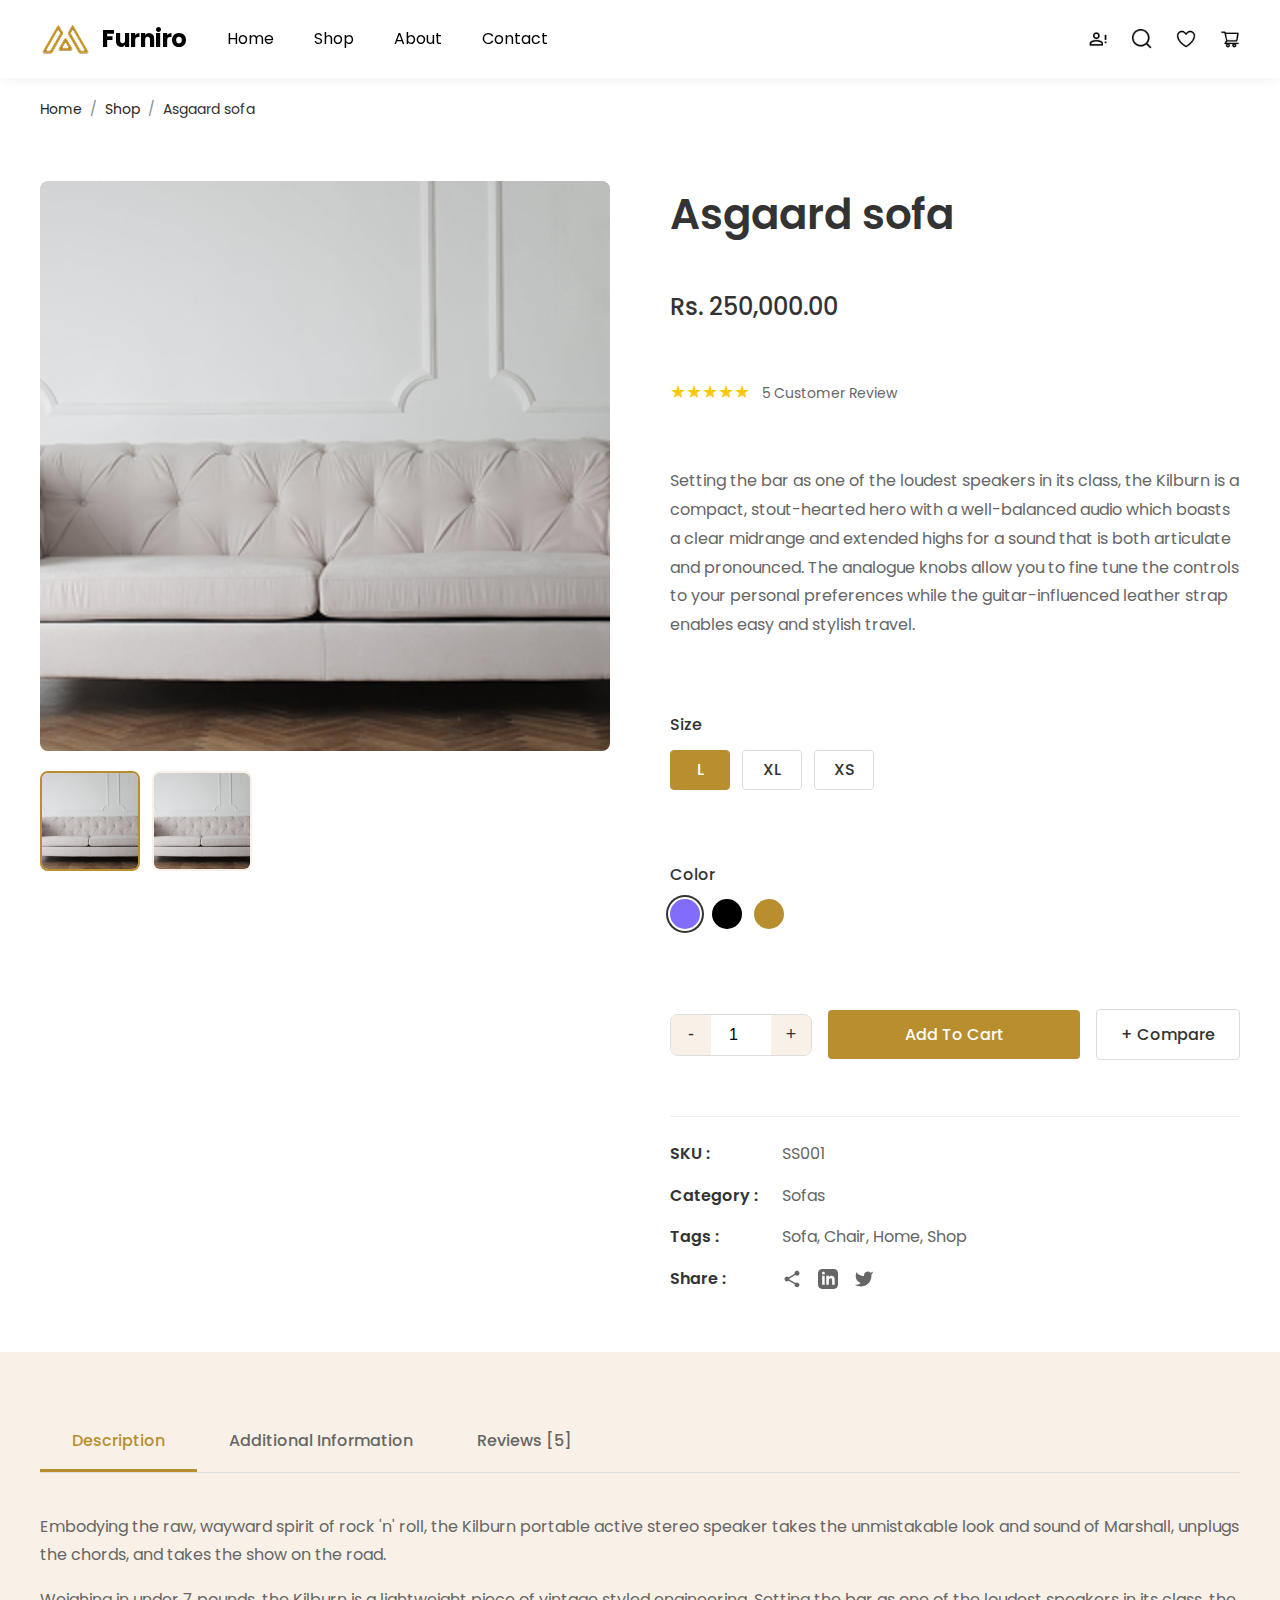
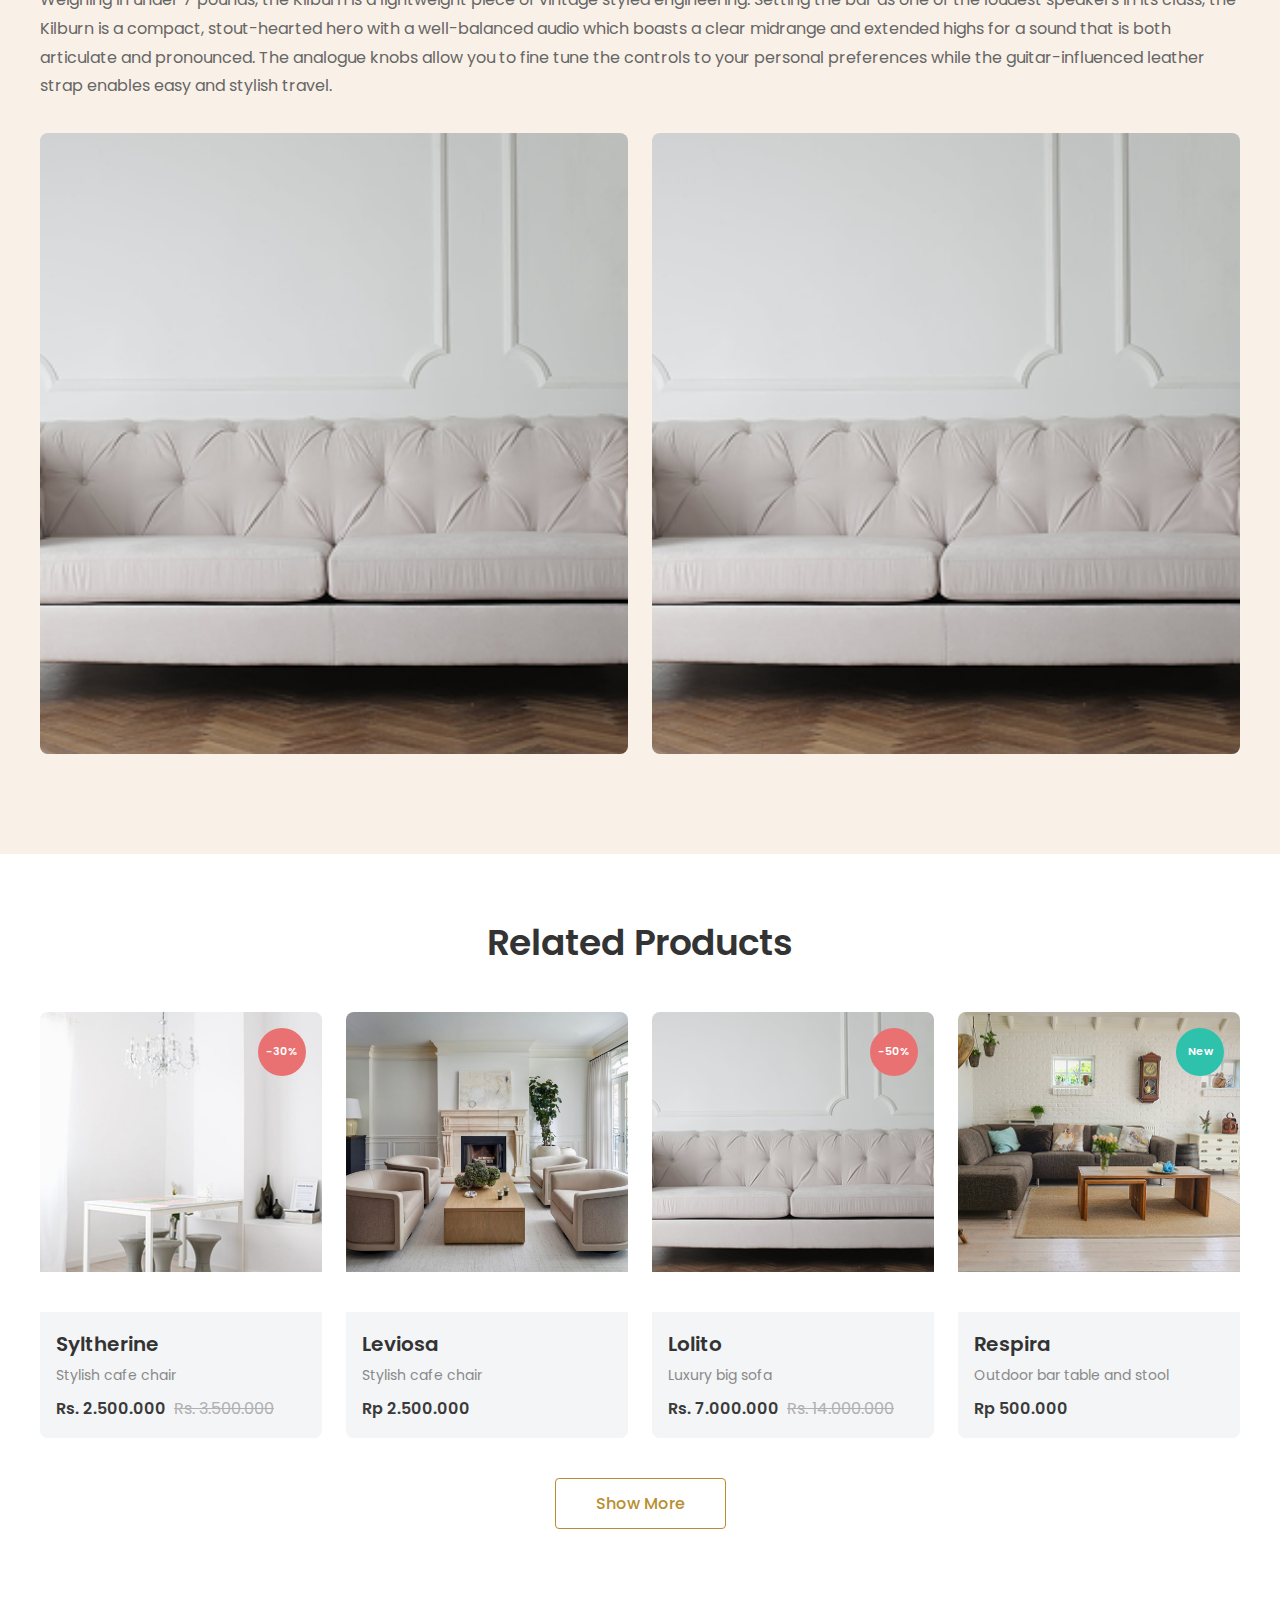
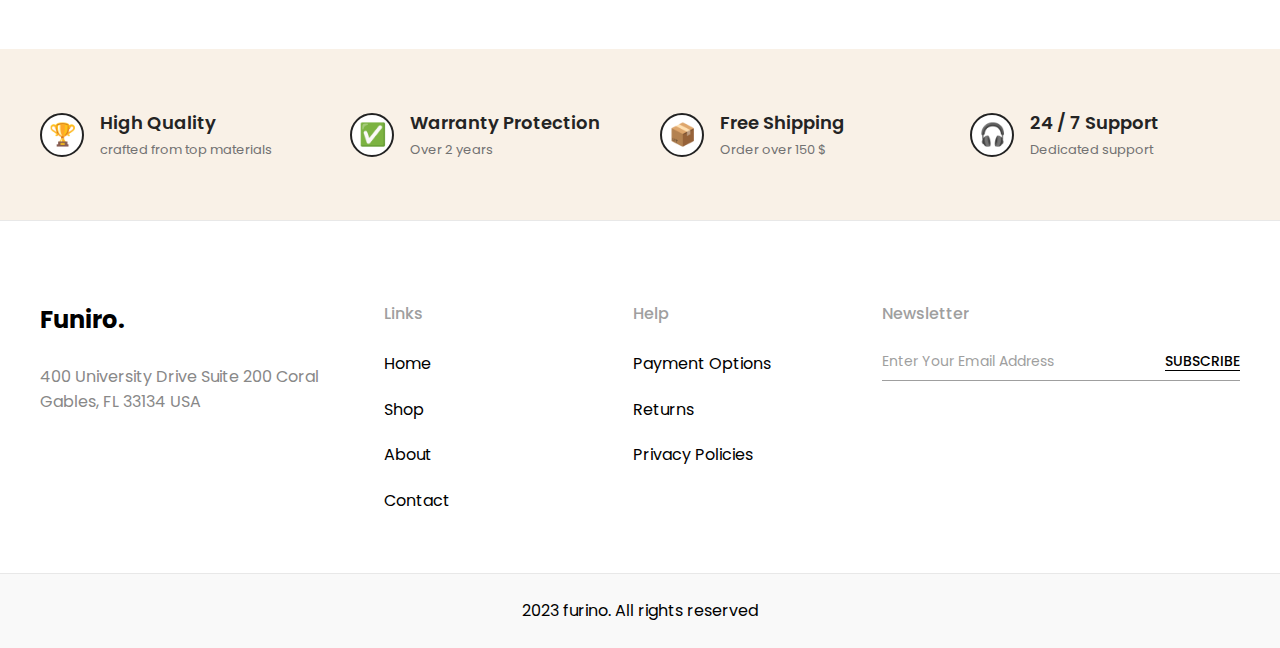
<file: product-detail.html>
<!DOCTYPE html>
<html lang="en">
<head>
    <meta charset="UTF-8">
    <meta name="viewport" content="width=device-width, initial-scale=1.0">
    <title>Product Details - Furniro</title>
    <link rel="stylesheet" href="assets/css/style.css">
    <link rel="stylesheet" href="assets/css/product-detail.css">
    <link rel="stylesheet" href="assets/css/cart-sidebar.css">
    <link rel="preconnect" href="https://fonts.googleapis.com">
    <link rel="preconnect" href="https://fonts.gstatic.com" crossorigin>
    <link href="https://fonts.googleapis.com/css2?family=Poppins:wght@300;400;500;600;700;800&display=swap" rel="stylesheet">
</head>
<body>
    <!-- Header -->
    <header class="header">
        <div class="container">
            <div class="header-content">
                <div class="logo">
                    <img src="assets/images/logo.png" alt="Furniro Logo" class="logo-image">
                    <span class="logo-text">Furniro</span>
                </div>
                <nav class="nav">
                    <a href="index.html" class="nav-link">Home</a>
                    <a href="shop.html" class="nav-link">Shop</a>
                    <a href="blog.html" class="nav-link">About</a>
                    <a href="contact.html" class="nav-link">Contact</a>
                </nav>
                <div class="utility-icons">
                    <a class="icon-link" href="account.html" aria-label="Account">
                        <img class="icon-image" src="assets/images/icons/account_icon.png" alt="Account">
                    </a>
                    <a class="icon-link" href="#" aria-label="Search">
                        <img class="icon-image" src="assets/images/icons/search_icon.png" alt="Search">
                    </a>
                    <a class="icon-link" href="wishlist.html" aria-label="Wishlist">
                        <img class="icon-image" src="assets/images/icons/wishlist_icon.png" alt="Wishlist">
                    </a>
                    <a class="icon-link" href="cart.html" aria-label="Shopping Cart">
                        <img class="icon-image" src="assets/images/icons/cart_icon.png" alt="Shopping Cart">
                    </a>
                </div>
            </div>
        </div>
    </header>

    <!-- Page Banner -->
    <section class="product-hero">
        <div class="container">
            <nav class="breadcrumb">
                <a href="index.html">Home</a>
                <span>/</span>
                <a href="shop.html">Shop</a>
                <span>/</span>
                <span id="productBreadcrumb">Product</span>
            </nav>
        </div>
    </section>

    <!-- Product Detail Section -->
    <section class="product-detail-section">
        <div class="container">
            <div class="product-detail-layout">
                <!-- Left Column - Product Images -->
                <div class="product-images">
                    <div class="main-image">
                        <img id="mainProductImage" src="" alt="Product Image">
                    </div>
                    <div class="thumbnail-images" id="thumbnailImages">
                        <!-- Thumbnails will be dynamically added -->
                    </div>
                </div>

                <!-- Right Column - Product Info -->
                <div class="product-info-section">
            <h1 id="productName" class="product-name">Product Name</h1>
            <div class="product-price-section">
                <span id="productPrice" class="product-price">Rp 0</span>
            </div>
            <div class="product-rating">
                <div class="stars">★★★★★</div>
                <span class="reviews-count">5 Customer Review</span>
            </div>
            <p id="productDescription" class="product-description">
                Setting the bar as one of the loudest speakers in its class, the Kilburn is a compact, stout-hearted hero with a well-balanced audio which boasts a clear midrange and extended highs for a sound that is both articulate and pronounced. The analogue knobs allow you to fine tune the controls to your personal preferences while the guitar-influenced leather strap enables easy and stylish travel.
            </p>
                    
                    <!-- Size Selection -->
                    <div class="product-option-group">
                        <label class="option-label">Size</label>
                        <div class="size-options">
                            <button class="size-btn active" data-size="L">L</button>
                            <button class="size-btn" data-size="XL">XL</button>
                            <button class="size-btn" data-size="XS">XS</button>
                        </div>
                    </div>

                    <!-- Color Selection -->
                    <div class="product-option-group">
                        <label class="option-label">Color</label>
                        <div class="color-options">
                            <button class="color-btn active" data-color="purple" style="background: #816DFA; border: 2px solid #816DFA;"></button>
                            <button class="color-btn" data-color="black" style="background: #000;"></button>
                            <button class="color-btn" data-color="gold" style="background: #B88E2F;"></button>
                        </div>
                    </div>
                    
                    <div class="product-actions">
                        <div class="quantity-selector">
                            <div class="quantity-controls">
                                <button class="qty-btn" id="decreaseQty">-</button>
                                <input type="number" id="productQuantity" value="1" min="1" max="10">
                                <button class="qty-btn" id="increaseQty">+</button>
                            </div>
                        </div>
                        <button class="btn-add-to-cart" id="addToCartBtn">Add To Cart</button>
                        <button class="btn-compare" id="compareBtn">+ Compare</button>
                    </div>

                    <div class="product-specs">
                        <div class="spec-item">
                            <span class="spec-label">SKU :</span>
                            <span class="spec-value" id="productSku">SS001</span>
                        </div>
                        <div class="spec-item">
                            <span class="spec-label">Category :</span>
                            <span class="spec-value" id="productCategory">Sofas</span>
                        </div>
                        <div class="spec-item">
                            <span class="spec-label">Tags :</span>
                            <span class="spec-value" id="productTags">Sofa, Chair, Home, Shop</span>
                        </div>
                        <div class="spec-item">
                            <span class="spec-label">Share :</span>
                            <div class="social-share">
                                <a href="#" class="share-link">
                                    <svg width="16" height="16" viewBox="0 0 24 24" fill="currentColor">
                                        <path d="M18 16.08c-.76 0-1.44.3-1.96.77L8.91 12.7c.05-.23.09-.46.09-.7s-.04-.47-.09-.7l7.05-4.11c.54.5 1.25.81 2.04.81 1.66 0 3-1.34 3-3s-1.34-3-3-3-3 1.34-3 3c0 .24.04.47.09.7L8.04 9.81C7.5 9.31 6.79 9 6 9c-1.66 0-3 1.34-3 3s1.34 3 3 3c.79 0 1.5-.31 2.04-.81l7.12 4.16c-.05.21-.08.43-.08.65 0 1.61 1.31 2.92 2.92 2.92 1.61 0 2.92-1.31 2.92-2.92s-1.31-2.92-2.92-2.92z"/>
                                    </svg>
                                </a>
                                <a href="#" class="share-link">
                                    <svg width="16" height="16" viewBox="0 0 24 24" fill="currentColor">
                                        <path d="M19 0h-14c-2.761 0-5 2.239-5 5v14c0 2.761 2.239 5 5 5h14c2.762 0 5-2.239 5-5v-14c0-2.761-2.238-5-5-5zm-11 19h-3v-11h3v11zm-1.5-12.268c-.966 0-1.75-.79-1.75-1.764s.784-1.764 1.75-1.764 1.75.79 1.75 1.764-.783 1.764-1.75 1.764zm13.5 12.268h-3v-5.604c0-3.368-4-3.113-4 0v5.604h-3v-11h3v1.765c1.396-2.586 7-2.777 7 2.476v6.759z"/>
                                    </svg>
                                </a>
                                <a href="#" class="share-link">
                                    <svg width="16" height="16" viewBox="0 0 24 24" fill="currentColor">
                                        <path d="M23 3a10.9 10.9 0 01-3.14 1.53 4.48 4.48 0 00-7.86 3v1A10.66 10.66 0 013 4s-4 9 5 13a11.64 11.64 0 01-7 2c9 5 20 0 20-11.5a4.5 4.5 0 00-.08-.83A7.72 7.72 0 0023 3z"/>
                                    </svg>
                                </a>
                            </div>
                        </div>
                    </div>
                </div>
            </div>
        </div>
    </section>

    <!-- Product Description Tabs -->
    <section class="product-tabs-section">
        <div class="container">
            <div class="tabs">
                <button class="tab-btn active" data-tab="description">Description</button>
                <button class="tab-btn" data-tab="specifications">Additional Information</button>
                <button class="tab-btn" data-tab="reviews">Reviews [5]</button>
            </div>
            <div class="tab-content active" id="descriptionTab">
                <p>Embodying the raw, wayward spirit of rock 'n' roll, the Kilburn portable active stereo speaker takes the unmistakable look and sound of Marshall, unplugs the chords, and takes the show on the road.</p>
                <p>Weighing in under 7 pounds, the Kilburn is a lightweight piece of vintage styled engineering. Setting the bar as one of the loudest speakers in its class, the Kilburn is a compact, stout-hearted hero with a well-balanced audio which boasts a clear midrange and extended highs for a sound that is both articulate and pronounced. The analogue knobs allow you to fine tune the controls to your personal preferences while the guitar-influenced leather strap enables easy and stylish travel.</p>
                <div class="description-images">
                    <img src="assets/images/Our_products/lolito.png" alt="Product Image 1">
                    <img src="assets/images/Our_products/lolito.png" alt="Product Image 2">
                </div>
            </div>
            <div class="tab-content" id="specificationsTab">
                <table class="specs-table">
                    <tr>
                        <td><strong>Material</strong></td>
                        <td>Fabric, Wood, Metal</td>
                    </tr>
                    <tr>
                        <td><strong>Dimensions</strong></td>
                        <td>120cm x 80cm x 60cm</td>
                    </tr>
                    <tr>
                        <td><strong>Weight</strong></td>
                        <td>25 kg</td>
                    </tr>
                    <tr>
                        <td><strong>Color</strong></td>
                        <td>Brown, Beige, Gray</td>
                    </tr>
                    <tr>
                        <td><strong>Warranty</strong></td>
                        <td>2 Years</td>
                    </tr>
                </table>
            </div>
            <div class="tab-content" id="reviewsTab">
                <div class="review-item">
                    <div class="review-header">
                        <strong>John Doe</strong>
                        <div class="review-stars">★★★★★</div>
                    </div>
                    <p class="review-text">Great product! Very comfortable and well-made. Highly recommend!</p>
                </div>
                <div class="review-item">
                    <div class="review-header">
                        <strong>Jane Smith</strong>
                        <div class="review-stars">★★★★☆</div>
                    </div>
                    <p class="review-text">Good quality furniture. Fast shipping and excellent customer service.</p>
                </div>
            </div>
        </div>
    </section>

    <!-- Related Products -->
    <section class="related-products-section">
        <div class="container">
            <h2 class="section-title">Related Products</h2>
            <div class="product-grid" id="relatedProducts">
                <!-- Related products will be dynamically loaded -->
            </div>
            <div class="show-more-wrapper" style="text-align: center; margin-top: 40px;">
                <button class="show-more-btn" id="showMoreRelated">Show More</button>
            </div>
        </div>
    </section>

    <!-- Benefits Strip -->
    <section class="benefits">
        <div class="container benefits-inner">
            <div class="benefit-item">
                <div class="benefit-icon" aria-hidden="true">🏆</div>
                <div class="benefit-content">
                    <h4 class="benefit-title">High Quality</h4>
                    <p class="benefit-sub">crafted from top materials</p>
                </div>
            </div>
            <div class="benefit-item">
                <div class="benefit-icon" aria-hidden="true">✅</div>
                <div class="benefit-content">
                    <h4 class="benefit-title">Warranty Protection</h4>
                    <p class="benefit-sub">Over 2 years</p>
                </div>
            </div>
            <div class="benefit-item">
                <div class="benefit-icon" aria-hidden="true">📦</div>
                <div class="benefit-content">
                    <h4 class="benefit-title">Free Shipping</h4>
                    <p class="benefit-sub">Order over 150 $</p>
                </div>
            </div>
            <div class="benefit-item">
                <div class="benefit-icon" aria-hidden="true">🎧</div>
                <div class="benefit-content">
                    <h4 class="benefit-title">24 / 7 Support</h4>
                    <p class="benefit-sub">Dedicated support</p>
                </div>
            </div>
        </div>
    </section>

    <!-- Footer -->
    <footer class="footer">
        <div class="container">
            <div class="footer-content">
                <div class="footer-column">
                    <h3 class="footer-brand">Funiro.</h3>
                    <p class="footer-address">400 University Drive Suite 200 Coral Gables, FL 33134 USA</p>
                </div>
                <div class="footer-column">
                    <h4 class="footer-heading">Links</h4>
                    <ul class="footer-links">
                        <li><a href="index.html" class="footer-link">Home</a></li>
                        <li><a href="shop.html" class="footer-link">Shop</a></li>
                        <li><a href="about.html" class="footer-link">About</a></li>
                        <li><a href="contact.html" class="footer-link">Contact</a></li>
                    </ul>
                </div>
                <div class="footer-column">
                    <h4 class="footer-heading">Help</h4>
                    <ul class="footer-links">
                        <li><a href="checkout.html" class="footer-link">Payment Options</a></li>
                        <li><a href="#" class="footer-link">Returns</a></li>
                        <li><a href="#" class="footer-link">Privacy Policies</a></li>
                    </ul>
                </div>
                <div class="footer-column">
                    <h4 class="footer-heading">Newsletter</h4>
                    <form class="newsletter-form" id="newsletterFormProduct">
                        <div class="newsletter-input-wrapper">
                            <input type="email" class="newsletter-input" placeholder="Enter Your Email Address" required>
                            <button type="submit" class="newsletter-button">SUBSCRIBE</button>
                        </div>
                    </form>
                </div>
            </div>
        </div>
        <div class="footer-copyright">
            <div class="container">
                <p class="copyright-text">2023 furino. All rights reserved</p>
            </div>
        </div>
    </footer>

    <script src="assets/js/script.js"></script>
    <script src="assets/js/cart-utils.js"></script>
    <script src="assets/js/comparison-utils.js"></script>
    <script src="assets/js/cart-sidebar.js"></script>
    <script src="assets/js/product-detail.js"></script>
</body>
</html>
</file>
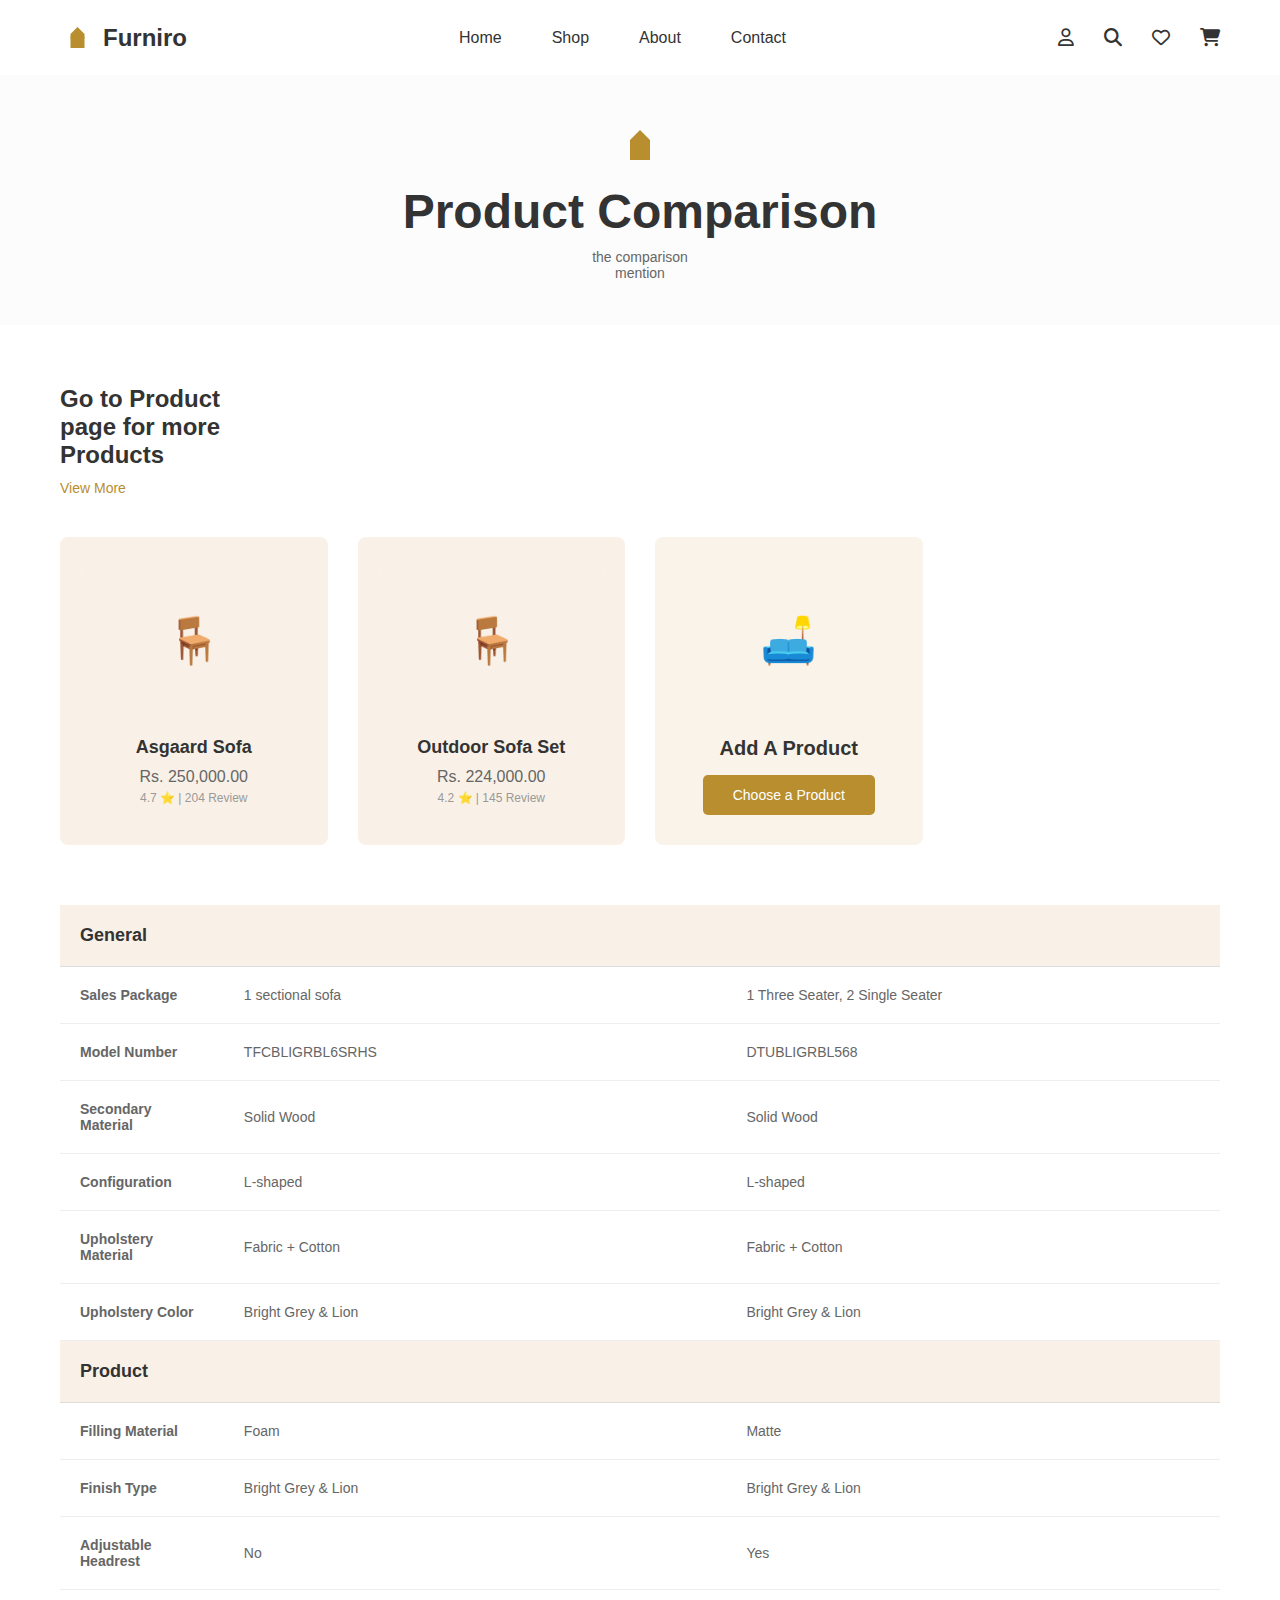
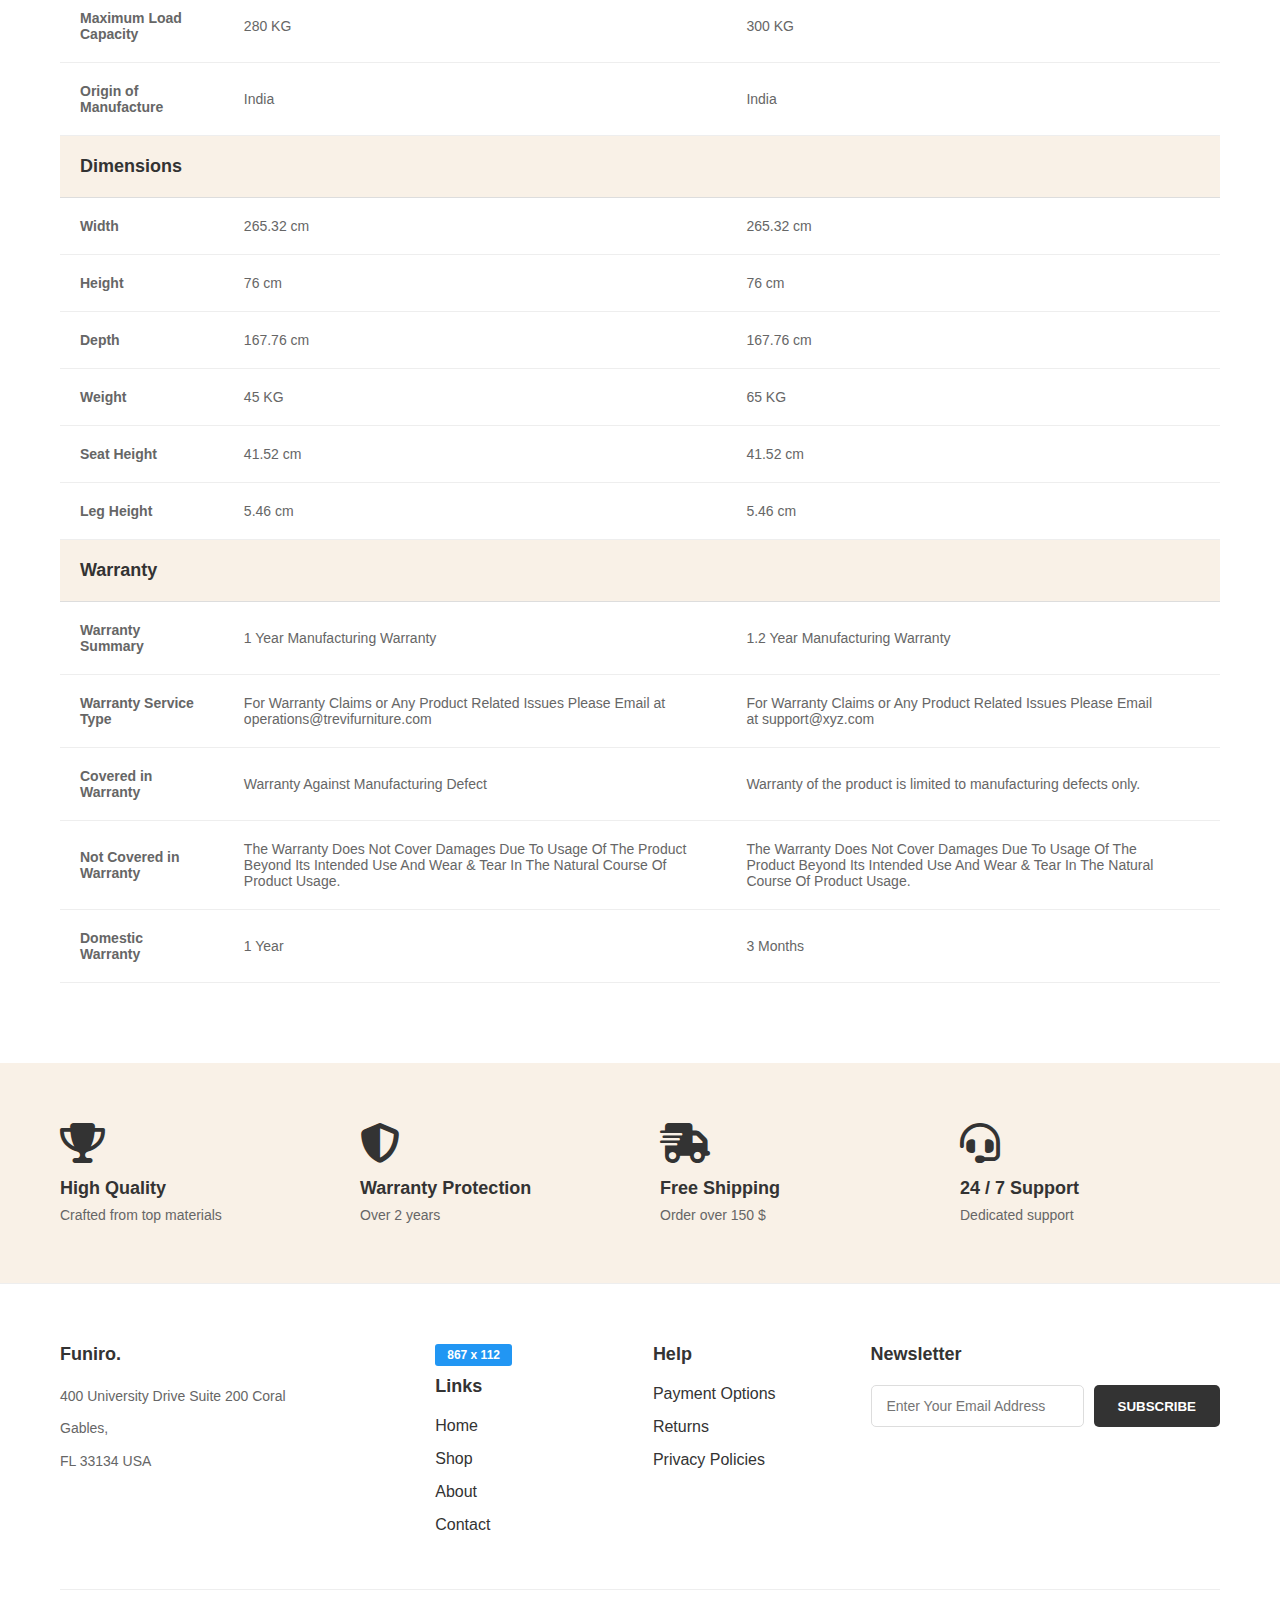
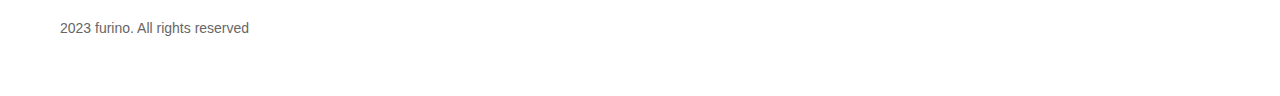
<file: product.html>
<!DOCTYPE html>
<html lang="en">
<head>
    <meta charset="UTF-8">
    <meta name="viewport" content="width=device-width, initial-scale=1.0">
    <title>Product Comparison - Furniro</title>
    <link rel="stylesheet" href="https://cdnjs.cloudflare.com/ajax/libs/font-awesome/6.4.0/css/all.min.css">
    <link rel="stylesheet" href="./assets/css/product.css">
</head>
<body>
    <!-- Navigation -->
    <nav>
        <div class="logo">
            <svg class="logo-icon" width="35" height="35" viewBox="0 0 50 50" fill="none" xmlns="http://www.w3.org/2000/svg">
                <path d="M25 10L15 20V40H35V20L25 10Z" fill="#B88E2F"/>
                <path d="M15 25H35" stroke="#B88E2F" stroke-width="2"/>
            </svg>
            <span>Furniro</span>
        </div>
        <ul class="nav-links">
            <li><a href="#home">Home</a></li>
            <li><a href="#shop">Shop</a></li>
            <li><a href="#about">About</a></li>
            <li><a href="#contact">Contact</a></li>
        </ul>
        <div class="nav-icons">
            <i class="far fa-user"></i>
            <i class="fas fa-search"></i>
            <i class="far fa-heart"></i>
            <i class="fas fa-shopping-cart"></i>
        </div>
    </nav>

    <!-- Hero Section -->
    <section class="hero">
        <div class="hero-icon">
            <svg width="50" height="50" viewBox="0 0 50 50" fill="none" xmlns="http://www.w3.org/2000/svg">
                <path d="M25 10L15 20V40H35V20L25 10Z" fill="#B88E2F"/>
                <path d="M15 25H35M20 30H30" stroke="#B88E2F" stroke-width="2"/>
            </svg>
        </div>
        <h1>Product Comparison</h1>
        <p class="hero-subtitle">the comparison</p>
        <p class="hero-subtitle">mention</p>
    </section>

    <!-- Main Content -->
    <div class="container">
        <!-- Comparison Header -->
        <div class="comparison-header">
            <div class="go-to-section">
                <h3>Go to Product page for more Products</h3>
                <a href="#products">View More</a>
            </div>
        </div>

        <!-- Product Cards -->
        <div class="comparison-grid">
            <!-- Product 1 -->
            <div class="product-card">
                <div class="product-image">
                    <img src="data:image/svg+xml,<svg xmlns='http://www.w3.org/2000/svg' viewBox='0 0 200 150'><rect fill='%23F9F1E7' width='200' height='150'/><text x='50%25' y='50%25' text-anchor='middle' dy='.3em' fill='%23B88E2F' font-size='40'>🪑</text></svg>" alt="Asgaard Sofa">
                </div>
                <h3 class="product-name">Asgaard Sofa</h3>
                <p class="product-price">Rs. 250,000.00</p>
                <p style="font-size: 12px; color: #999;">4.7 ⭐ | 204 Review</p>
            </div>

            <!-- Product 2 -->
            <div class="product-card">
                <div class="product-image">
                    <img src="data:image/svg+xml,<svg xmlns='http://www.w3.org/2000/svg' viewBox='0 0 200 150'><rect fill='%23F9F1E7' width='200' height='150'/><text x='50%25' y='50%25' text-anchor='middle' dy='.3em' fill='%23B88E2F' font-size='40'>🪑</text></svg>" alt="Outdoor Sofa Set">
                </div>
                <h3 class="product-name">Outdoor Sofa Set</h3>
                <p class="product-price">Rs. 224,000.00</p>
                <p style="font-size: 12px; color: #999;">4.2 ⭐ | 145 Review</p>
            </div>

            <!-- Add Product Card -->
            <div class="product-card add-product">
                <div class="product-image" style="background: transparent;">
                    <img src="data:image/svg+xml,<svg xmlns='http://www.w3.org/2000/svg' viewBox='0 0 200 150'><rect fill='%23FAF3EA' width='200' height='150'/><text x='50%25' y='50%25' text-anchor='middle' dy='.3em' fill='%23B88E2F' font-size='40'>🛋️</text></svg>" alt="Add Product">
                </div>
                <h3 class="add-product-text">Add A Product</h3>
                <button class="choose-product-btn">Choose a Product</button>
            </div>
        </div>

        <!-- Comparison Table -->
        <table class="comparison-table">
            <tr>
                <th class="section-header">General</th>
                <th></th>
                <th></th>
                <th></th>
            </tr>
            <tr>
                <td><strong>Sales Package</strong></td>
                <td>1 sectional sofa</td>
                <td>1 Three Seater, 2 Single Seater</td>
                <td></td>
            </tr>
            <tr>
                <td><strong>Model Number</strong></td>
                <td>TFCBLIGRBL6SRHS</td>
                <td>DTUBLIGRBL568</td>
                <td></td>
            </tr>
            <tr>
                <td><strong>Secondary Material</strong></td>
                <td>Solid Wood</td>
                <td>Solid Wood</td>
                <td></td>
            </tr>
            <tr>
                <td><strong>Configuration</strong></td>
                <td>L-shaped</td>
                <td>L-shaped</td>
                <td></td>
            </tr>
            <tr>
                <td><strong>Upholstery Material</strong></td>
                <td>Fabric + Cotton</td>
                <td>Fabric + Cotton</td>
                <td></td>
            </tr>
            <tr>
                <td><strong>Upholstery Color</strong></td>
                <td>Bright Grey & Lion</td>
                <td>Bright Grey & Lion</td>
                <td></td>
            </tr>
            <tr>
                <th class="section-header">Product</th>
                <th></th>
                <th></th>
                <th></th>
            </tr>
            <tr>
                <td><strong>Filling Material</strong></td>
                <td>Foam</td>
                <td>Matte</td>
                <td></td>
            </tr>
            <tr>
                <td><strong>Finish Type</strong></td>
                <td>Bright Grey & Lion</td>
                <td>Bright Grey & Lion</td>
                <td></td>
            </tr>
            <tr>
                <td><strong>Adjustable Headrest</strong></td>
                <td>No</td>
                <td>Yes</td>
                <td></td>
            </tr>
            <tr>
                <td><strong>Maximum Load Capacity</strong></td>
                <td>280 KG</td>
                <td>300 KG</td>
                <td></td>
            </tr>
            <tr>
                <td><strong>Origin of Manufacture</strong></td>
                <td>India</td>
                <td>India</td>
                <td></td>
            </tr>
            <tr>
                <th class="section-header">Dimensions</th>
                <th></th>
                <th></th>
                <th></th>
            </tr>
            <tr>
                <td><strong>Width</strong></td>
                <td>265.32 cm</td>
                <td>265.32 cm</td>
                <td></td>
            </tr>
            <tr>
                <td><strong>Height</strong></td>
                <td>76 cm</td>
                <td>76 cm</td>
                <td></td>
            </tr>
            <tr>
                <td><strong>Depth</strong></td>
                <td>167.76 cm</td>
                <td>167.76 cm</td>
                <td></td>
            </tr>
            <tr>
                <td><strong>Weight</strong></td>
                <td>45 KG</td>
                <td>65 KG</td>
                <td></td>
            </tr>
            <tr>
                <td><strong>Seat Height</strong></td>
                <td>41.52 cm</td>
                <td>41.52 cm</td>
                <td></td>
            </tr>
            <tr>
                <td><strong>Leg Height</strong></td>
                <td>5.46 cm</td>
                <td>5.46 cm</td>
                <td></td>
            </tr>
            <tr>
                <th class="section-header">Warranty</th>
                <th></th>
                <th></th>
                <th></th>
            </tr>
            <tr>
                <td><strong>Warranty Summary</strong></td>
                <td>1 Year Manufacturing Warranty</td>
                <td>1.2 Year Manufacturing Warranty</td>
                <td></td>
            </tr>
            <tr>
                <td><strong>Warranty Service Type</strong></td>
                <td>For Warranty Claims or Any Product Related Issues Please Email at operations@trevifurniture.com</td>
                <td>For Warranty Claims or Any Product Related Issues Please Email at support@xyz.com</td>
                <td></td>
            </tr>
            <tr>
                <td><strong>Covered in Warranty</strong></td>
                <td>Warranty Against Manufacturing Defect</td>
                <td>Warranty of the product is limited to manufacturing defects only.</td>
                <td></td>
            </tr>
            <tr>
                <td><strong>Not Covered in Warranty</strong></td>
                <td>The Warranty Does Not Cover Damages Due To Usage Of The Product Beyond Its Intended Use And Wear & Tear In The Natural Course Of Product Usage.</td>
                <td>The Warranty Does Not Cover Damages Due To Usage Of The Product Beyond Its Intended Use And Wear & Tear In The Natural Course Of Product Usage.</td>
                <td></td>
            </tr>
            <tr>
                <td><strong>Domestic Warranty</strong></td>
                <td>1 Year</td>
                <td>3 Months</td>
                <td></td>
            </tr>
        </table>
    </div>

    <!-- Features Section -->
    <section class="features">
        <div class="features-grid">
            <div class="feature-item">
                <i class="fas fa-trophy"></i>
                <h3>High Quality</h3>
                <p>Crafted from top materials</p>
            </div>
            <div class="feature-item">
                <i class="fas fa-shield-alt"></i>
                <h3>Warranty Protection</h3>
                <p>Over 2 years</p>
            </div>
            <div class="feature-item">
                <i class="fas fa-shipping-fast"></i>
                <h3>Free Shipping</h3>
                <p>Order over 150 $</p>
            </div>
            <div class="feature-item">
                <i class="fas fa-headset"></i>
                <h3>24 / 7 Support</h3>
                <p>Dedicated support</p>
            </div>
        </div>
    </section>

    <!-- Footer -->
    <footer>
        <div class="footer-content">
            <div class="footer-section">
                <h3>Funiro.</h3>
                <p>400 University Drive Suite 200 Coral</p>
                <p>Gables,</p>
                <p>FL 33134 USA</p>
            </div>
            <div class="footer-section">
                <div class="page-indicator">867 x 112</div>
                <h3>Links</h3>
                <ul class="footer-links">
                    <li><a href="#home">Home</a></li>
                    <li><a href="#shop">Shop</a></li>
                    <li><a href="#about">About</a></li>
                    <li><a href="#contact">Contact</a></li>
                </ul>
            </div>
            <div class="footer-section">
                <h3>Help</h3>
                <ul class="footer-links">
                    <li><a href="#payment">Payment Options</a></li>
                    <li><a href="#returns">Returns</a></li>
                    <li><a href="#privacy">Privacy Policies</a></li>
                </ul>
            </div>
            <div class="footer-section">
                <h3>Newsletter</h3>
                <div class="newsletter">
                    <input type="email" placeholder="Enter Your Email Address">
                    <button>SUBSCRIBE</button>
                </div>
            </div>
        </div>
        <div class="copyright">
            2023 furino. All rights reserved
        </div>
    </footer>

    <script src="./assets/js/product.js"> </script>
</body>
</html>
</file>
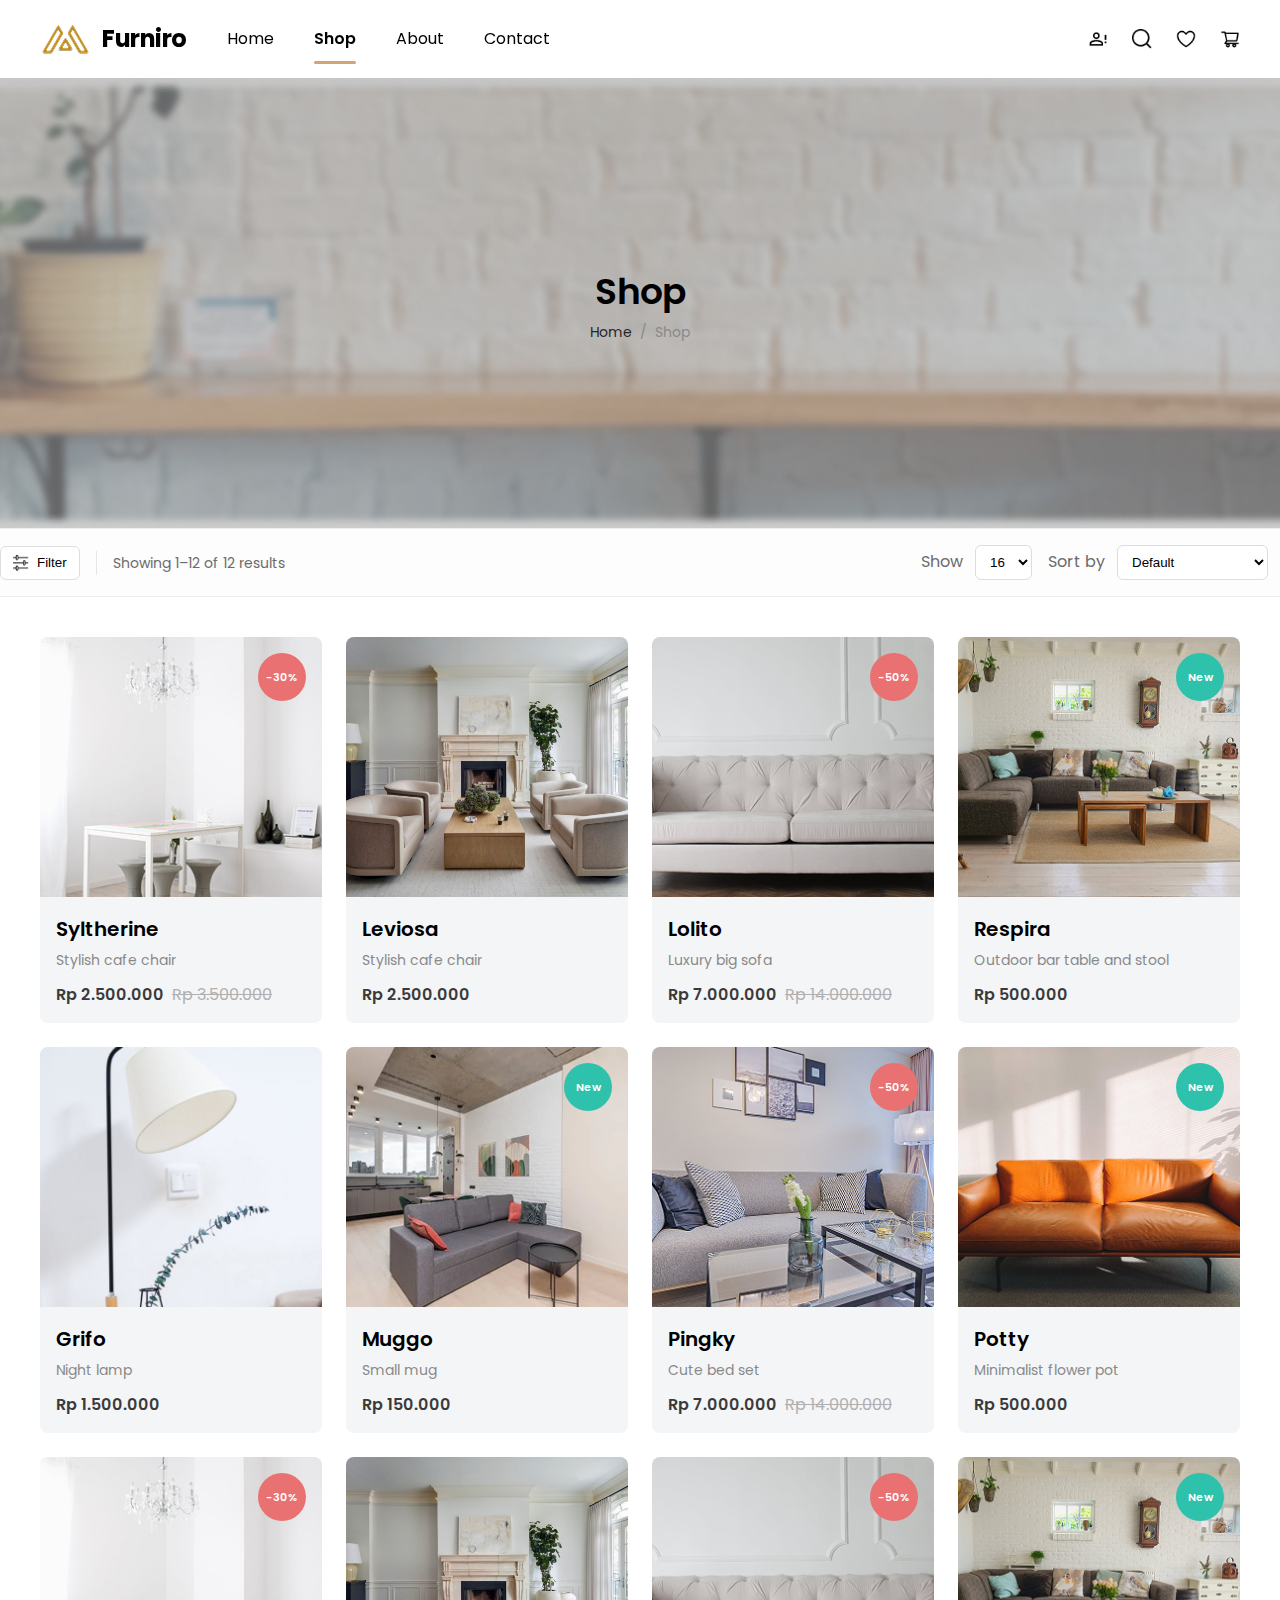
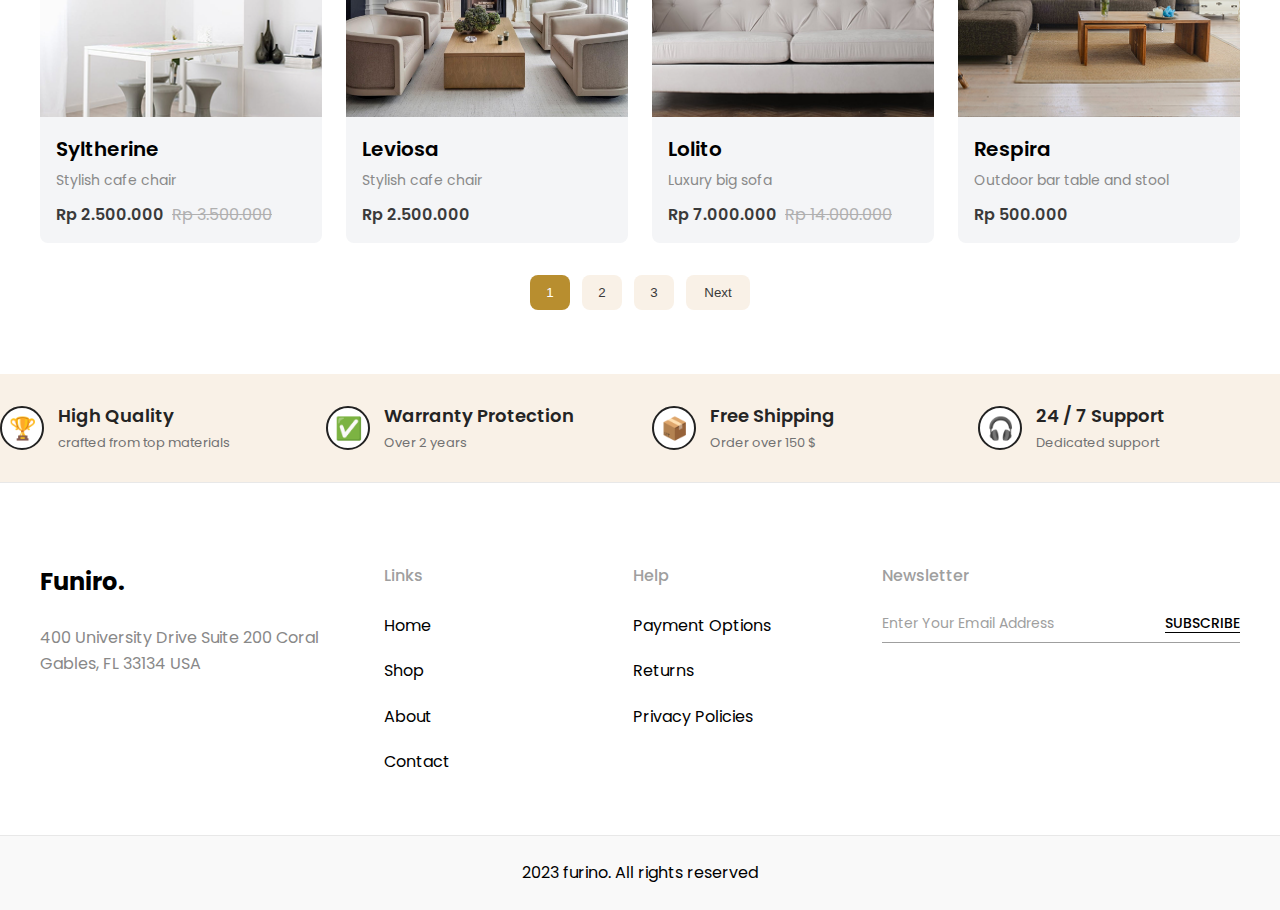
<file: shop.html>
<!DOCTYPE html>
<html lang="en">
<head>
    <meta charset="UTF-8">
    <meta name="viewport" content="width=device-width, initial-scale=1.0">
    <title>Furniro - Shop</title>
    <link rel="stylesheet" href="assets/css/style.css">
    <link rel="stylesheet" href="assets/css/shop.css">
    <link rel="stylesheet" href="assets/css/cart-sidebar.css">
    <link rel="preconnect" href="https://fonts.googleapis.com">
    <link rel="preconnect" href="https://fonts.gstatic.com" crossorigin>
    <link href="https://fonts.googleapis.com/css2?family=Poppins:wght@300;400;500;600;700;800&display=swap" rel="stylesheet">
</head>
<body>
    <!-- Header -->
    <header class="header">
        <div class="container">
            <div class="header-content">
                <div class="logo">
                    <img src="assets/images/logo.png" alt="Furniro Logo" class="logo-image">
                    <span class="logo-text">Furniro</span>
                </div>
                <nav class="nav">
                    <a href="index.html" class="nav-link">Home</a>
                    <a href="shop.html" class="nav-link active">Shop</a>
                    <a href="blog.html" class="nav-link">About</a>
                    <a href="contact.html" class="nav-link">Contact</a>
                </nav>
                <div class="utility-icons">
                    <a class="icon-link" href="account.html" aria-label="Account">
                        <img class="icon-image" src="assets/images/icons/account_icon.png" alt="Account">
                    </a>
                    <a class="icon-link" href="#" aria-label="Search">
                        <img class="icon-image" src="assets/images/icons/search_icon.png" alt="Search">
                    </a>
                    <a class="icon-link" href="wishlist.html" aria-label="Wishlist">
                        <img class="icon-image" src="assets/images/icons/wishlist_icon.png" alt="Wishlist">
                    </a>
                    <a class="icon-link" href="cart.html" aria-label="Shopping Cart">
                        <img class="icon-image" src="assets/images/icons/cart_icon.png" alt="Shopping Cart">
                    </a>
                </div>
            </div>
        </div>
    </header>

    <!-- Page Banner -->
    <section class="shop-hero" style="background-image: url('assets/images/shop_back.png'); background-size: cover; background-position: center;">
        <div class="shop-hero-inner container">
        
            <h1 class="shop-title">Shop</h1>
            <nav class="breadcrumb">
                <a href="index.html">Home</a>
                <span>/</span>
                <span>Shop</span>
            </nav>
        </div>
    </section>

    <!-- Toolbar -->
    <section class="shop-toolbar">
        <div class="container toolbar-inner">
            <div class="toolbar-left">
                <button class="tool-btn" id="filterToggle" aria-expanded="false">
                    <img src="assets/images/icons/filter_icon.png" alt="" class="tool-icon">
                    Filter
                </button>
                <div class="divider"></div>
                <div class="showing">Showing <span id="visibleCount">1–16</span> of <span id="totalCount">32</span> results</div>
            </div>
            <div class="toolbar-right">
                <label class="tool-label" for="showCount">Show</label>
                <select id="showCount" class="tool-select">
                    <option value="16" selected>16</option>
                    <option value="12">12</option>
                    <option value="8">8</option>
                </select>
                <label class="tool-label" for="sortBy">Sort by</label>
                <select id="sortBy" class="tool-select">
                    <option value="default" selected>Default</option>
                    <option value="price-asc">Price: Low to High</option>
                    <option value="price-desc">Price: High to Low</option>
                    <option value="name-asc">Name: A–Z</option>
                    <option value="name-desc">Name: Z–A</option>
                </select>
            </div>
        </div>
        <div class="container filter-panel" id="filterPanel" hidden>
            <div class="filter-row">
                <div class="filter-group">
                    <span class="filter-title">Category</span>
                    <button class="chip">Chair</button>
                    <button class="chip">Sofa</button>
                    <button class="chip">Table</button>
                    <button class="chip">Decor</button>
                </div>
                <div class="filter-group">
                    <span class="filter-title">Badge</span>
                    <button class="chip">Sale</button>
                    <button class="chip">New</button>
                </div>
            </div>
        </div>
    </section>

    <!-- Product Grid -->
    <section class="shop-products">
        <div class="container">
            <div class="product-grid" id="productGrid">
                <article class="product-card" data-name="Syltherine" data-price="2500000">
                    <div class="image-wrap">
                        <img src="assets/images/Our_products/syltherine.img.png" alt="Syltherine" class="product-img">
                        <span class="badge badge-sale">-30%</span>
                        <div class="overlay">
                            <button class="btn-add">Add to cart</button>
                            <div class="overlay-actions">
                                <button class="overlay-action"><img src="assets/images/icons/share.png" alt=""> Share</button>
                                <button class="overlay-action"><img src="assets/images/icons/compare-icon.png" alt=""> Compare</button>
                                <button class="overlay-action"><img src="assets/images/icons/Heart.png" alt=""> Like</button>
                            </div>
                        </div>
                    </div>
                    <div class="card-info">
                        <h3 class="card-title">Syltherine</h3>
                        <p class="card-sub">Stylish cafe chair</p>
                        <div class="price-row">
                            <span class="price">Rp 2.500.000</span>
                            <span class="price-old">Rp 3.500.000</span>
                        </div>
                    </div>
                </article>

                <article class="product-card" data-name="Leviosa" data-price="2500000">
                    <div class="image-wrap">
                        <img src="assets/images/Our_products/tenny.jpg" alt="Leviosa" class="product-img">
                        <div class="overlay">
                            <button class="btn-add">Add to cart</button>
                            <div class="overlay-actions">
                                <button class="overlay-action"><img src="assets/images/icons/share.png" alt=""> Share</button>
                                <button class="overlay-action"><img src="assets/images/icons/compare-icon.png" alt=""> Compare</button>
                                <button class="overlay-action"><img src="assets/images/icons/Heart.png" alt=""> Like</button>
                            </div>
                        </div>
                    </div>
                    <div class="card-info">
                        <h3 class="card-title">Leviosa</h3>
                        <p class="card-sub">Stylish cafe chair</p>
                        <div class="price-row">
                            <span class="price">Rp 2.500.000</span>
                        </div>
                    </div>
                </article>

                <article class="product-card" data-name="Lolito" data-price="7000000">
                    <div class="image-wrap">
                        <img src="assets/images/Our_products/lolito.png" alt="Lolito" class="product-img">
                        <span class="badge badge-sale">-50%</span>
                        <div class="overlay">
                            <button class="btn-add">Add to cart</button>
                            <div class="overlay-actions">
                                <button class="overlay-action"><img src="assets/images/icons/share.png" alt=""> Share</button>
                                <button class="overlay-action"><img src="assets/images/icons/compare-icon.png" alt=""> Compare</button>
                                <button class="overlay-action"><img src="assets/images/icons/Heart.png" alt=""> Like</button>
                            </div>
                        </div>
                    </div>
                    <div class="card-info">
                        <h3 class="card-title">Lolito</h3>
                        <p class="card-sub">Luxury big sofa</p>
                        <div class="price-row">
                            <span class="price">Rp 7.000.000</span>
                            <span class="price-old">Rp 14.000.000</span>
                        </div>
                    </div>
                </article>

                <article class="product-card" data-name="Respira" data-price="500000">
                    <div class="image-wrap">
                        <img src="assets/images/Our_products/respira_img.png" alt="Respira" class="product-img">
                        <span class="badge badge-new">New</span>
                        <div class="overlay">
                            <button class="btn-add">Add to cart</button>
                            <div class="overlay-actions">
                                <button class="overlay-action"><img src="assets/images/icons/share.png" alt=""> Share</button>
                                <button class="overlay-action"><img src="assets/images/icons/compare-icon.png" alt=""> Compare</button>
                                <button class="overlay-action"><img src="assets/images/icons/Heart.png" alt=""> Like</button>
                            </div>
                        </div>
                    </div>
                    <div class="card-info">
                        <h3 class="card-title">Respira</h3>
                        <p class="card-sub">Outdoor bar table and stool</p>
                        <div class="price-row">
                            <span class="price">Rp 500.000</span>
                        </div>
                    </div>
                </article>

                <article class="product-card" data-name="Grifo" data-price="1500000">
                    <div class="image-wrap">
                        <img src="assets/images/Our_products/grifo.png" alt="Grifo" class="product-img">
                        <div class="overlay">
                            <button class="btn-add">Add to cart</button>
                            <div class="overlay-actions">
                                <button class="overlay-action"><img src="assets/images/icons/share.png" alt=""> Share</button>
                                <button class="overlay-action"><img src="assets/images/icons/compare-icon.png" alt=""> Compare</button>
                                <button class="overlay-action"><img src="assets/images/icons/Heart.png" alt=""> Like</button>
                            </div>
                        </div>
                    </div>
                    <div class="card-info">
                        <h3 class="card-title">Grifo</h3>
                        <p class="card-sub">Night lamp</p>
                        <div class="price-row">
                            <span class="price">Rp 1.500.000</span>
                        </div>
                    </div>
                </article>

                <article class="product-card" data-name="Muggo" data-price="150000">
                    <div class="image-wrap">
                        <img src="assets/images/Our_products/muggo.png" alt="Muggo" class="product-img">
                        <span class="badge badge-new">New</span>
                        <div class="overlay">
                            <button class="btn-add">Add to cart</button>
                            <div class="overlay-actions">
                                <button class="overlay-action"><img src="assets/images/icons/share.png" alt=""> Share</button>
                                <button class="overlay-action"><img src="assets/images/icons/compare-icon.png" alt=""> Compare</button>
                                <button class="overlay-action"><img src="assets/images/icons/Heart.png" alt=""> Like</button>
                            </div>
                        </div>
                    </div>
                    <div class="card-info">
                        <h3 class="card-title">Muggo</h3>
                        <p class="card-sub">Small mug</p>
                        <div class="price-row">
                            <span class="price">Rp 150.000</span>
                        </div>
                    </div>
                </article>

                <article class="product-card" data-name="Pingky" data-price="7000000">
                    <div class="image-wrap">
                        <img src="assets/images/Our_products/pingkey.png" alt="Pingky" class="product-img">
                        <span class="badge badge-sale">-50%</span>
                        <div class="overlay">
                            <button class="btn-add">Add to cart</button>
                            <div class="overlay-actions">
                                <button class="overlay-action"><img src="assets/images/icons/share.png" alt=""> Share</button>
                                <button class="overlay-action"><img src="assets/images/icons/compare-icon.png" alt=""> Compare</button>
                                <button class="overlay-action"><img src="assets/images/icons/Heart.png" alt=""> Like</button>
                            </div>
                        </div>
                    </div>
                    <div class="card-info">
                        <h3 class="card-title">Pingky</h3>
                        <p class="card-sub">Cute bed set</p>
                        <div class="price-row">
                            <span class="price">Rp 7.000.000</span>
                            <span class="price-old">Rp 14.000.000</span>
                        </div>
                    </div>
                </article>

                <article class="product-card" data-name="Potty" data-price="500000">
                    <div class="image-wrap">
                        <img src="assets/images/Our_products/potty.png" alt="Potty" class="product-img">
                        <span class="badge badge-new">New</span>
                        <div class="overlay">
                            <button class="btn-add">Add to cart</button>
                            <div class="overlay-actions">
                                <button class="overlay-action"><img src="assets/images/icons/share.png" alt=""> Share</button>
                                <button class="overlay-action"><img src="assets/images/icons/compare-icon.png" alt=""> Compare</button>
                                <button class="overlay-action"><img src="assets/images/icons/Heart.png" alt=""> Like</button>
                            </div>
                        </div>
                    </div>
                    <div class="card-info">
                        <h3 class="card-title">Potty</h3>
                        <p class="card-sub">Minimalist flower pot</p>
                        <div class="price-row">
                            <span class="price">Rp 500.000</span>
                        </div>
                    </div>
                </article>

                <!-- duplicates to make 16 items -->
                <article class="product-card" data-name="Syltherine" data-price="2500000">
                    <div class="image-wrap">
                        <img src="assets/images/Our_products/syltherine.img.png" alt="Syltherine" class="product-img">
                        <span class="badge badge-sale">-30%</span>
                        <div class="overlay">
                            <button class="btn-add">Add to cart</button>
                            <div class="overlay-actions">
                                <button class="overlay-action"><img src="assets/images/icons/share.png" alt=""> Share</button>
                                <button class="overlay-action"><img src="assets/images/icons/compare-icon.png" alt=""> Compare</button>
                                <button class="overlay-action"><img src="assets/images/icons/Heart.png" alt=""> Like</button>
                            </div>
                        </div>
                    </div>
                    <div class="card-info">
                        <h3 class="card-title">Syltherine</h3>
                        <p class="card-sub">Stylish cafe chair</p>
                        <div class="price-row">
                            <span class="price">Rp 2.500.000</span>
                            <span class="price-old">Rp 3.500.000</span>
                        </div>
                    </div>
                </article>

                <article class="product-card" data-name="Leviosa" data-price="2500000">
                    <div class="image-wrap">
                        <img src="assets/images/Our_products/tenny.jpg" alt="Leviosa" class="product-img">
                        <div class="overlay">
                            <button class="btn-add">Add to cart</button>
                            <div class="overlay-actions">
                                <button class="overlay-action"><img src="assets/images/icons/share.png" alt=""> Share</button>
                                <button class="overlay-action"><img src="assets/images/icons/compare-icon.png" alt=""> Compare</button>
                                <button class="overlay-action"><img src="assets/images/icons/Heart.png" alt=""> Like</button>
                            </div>
                        </div>
                    </div>
                    <div class="card-info">
                        <h3 class="card-title">Leviosa</h3>
                        <p class="card-sub">Stylish cafe chair</p>
                        <div class="price-row">
                            <span class="price">Rp 2.500.000</span>
                        </div>
                    </div>
                </article>

                <article class="product-card" data-name="Lolito" data-price="7000000">
                    <div class="image-wrap">
                        <img src="assets/images/Our_products/lolito.png" alt="Lolito" class="product-img">
                        <span class="badge badge-sale">-50%</span>
                        <div class="overlay">
                            <button class="btn-add">Add to cart</button>
                            <div class="overlay-actions">
                                <button class="overlay-action"><img src="assets/images/icons/share.png" alt=""> Share</button>
                                <button class="overlay-action"><img src="assets/images/icons/compare-icon.png" alt=""> Compare</button>
                                <button class="overlay-action"><img src="assets/images/icons/Heart.png" alt=""> Like</button>
                            </div>
                        </div>
                    </div>
                    <div class="card-info">
                        <h3 class="card-title">Lolito</h3>
                        <p class="card-sub">Luxury big sofa</p>
                        <div class="price-row">
                            <span class="price">Rp 7.000.000</span>
                            <span class="price-old">Rp 14.000.000</span>
                        </div>
                    </div>
                </article>

                <article class="product-card" data-name="Respira" data-price="500000">
                    <div class="image-wrap">
                        <img src="assets/images/Our_products/respira_img.png" alt="Respira" class="product-img">
                        <span class="badge badge-new">New</span>
                        <div class="overlay">
                            <button class="btn-add">Add to cart</button>
                            <div class="overlay-actions">
                                <button class="overlay-action"><img src="assets/images/icons/share.png" alt=""> Share</button>
                                <button class="overlay-action"><img src="assets/images/icons/compare-icon.png" alt=""> Compare</button>
                                <button class="overlay-action"><img src="assets/images/icons/Heart.png" alt=""> Like</button>
                            </div>
                        </div>
                    </div>
                    <div class="card-info">
                        <h3 class="card-title">Respira</h3>
                        <p class="card-sub">Outdoor bar table and stool</p>
                        <div class="price-row">
                            <span class="price">Rp 500.000</span>
                        </div>
                    </div>
                </article>
            </div>

            <!-- Pagination -->
            <div class="pagination">
                <button class="page-btn active" data-page="1">1</button>
                <button class="page-btn" data-page="2">2</button>
                <button class="page-btn" data-page="3">3</button>
                <button class="page-btn next" data-page="next">Next</button>
            </div>
        </div>
    </section>

    <!-- Benefits Strip -->
    <section class="benefits">
        <div class="container benefits-inner">
            <div class="benefit-item">
                <div class="benefit-icon" aria-hidden="true">🏆</div>
                <div class="benefit-content">
                    <h4 class="benefit-title">High Quality</h4>
                    <p class="benefit-sub">crafted from top materials</p>
                </div>
            </div>
            <div class="benefit-item">
                <div class="benefit-icon" aria-hidden="true">✅</div>
                <div class="benefit-content">
                    <h4 class="benefit-title">Warranty Protection</h4>
                    <p class="benefit-sub">Over 2 years</p>
                </div>
            </div>
            <div class="benefit-item">
                <div class="benefit-icon" aria-hidden="true">📦</div>
                <div class="benefit-content">
                    <h4 class="benefit-title">Free Shipping</h4>
                    <p class="benefit-sub">Order over 150 $</p>
                </div>
            </div>
            <div class="benefit-item">
                <div class="benefit-icon" aria-hidden="true">🎧</div>
                <div class="benefit-content">
                    <h4 class="benefit-title">24 / 7 Support</h4>
                    <p class="benefit-sub">Dedicated support</p>
                </div>
            </div>
        </div>
    </section>

    <!-- Footer -->
    <footer class="footer">
        <div class="container">
            <div class="footer-content">
                <div class="footer-column">
                    <h3 class="footer-brand">Funiro.</h3>
                    <p class="footer-address">400 University Drive Suite 200 Coral Gables, FL 33134 USA</p>
                </div>
                <div class="footer-column">
                    <h4 class="footer-heading">Links</h4>
                    <ul class="footer-links">
                        <li><a href="index.html" class="footer-link">Home</a></li>
                        <li><a href="shop.html" class="footer-link">Shop</a></li>
                        <li><a href="about.html" class="footer-link">About</a></li>
                        <li><a href="contact.html" class="footer-link">Contact</a></li>
                    </ul>
                </div>
                <div class="footer-column">
                    <h4 class="footer-heading">Help</h4>
                    <ul class="footer-links">
                        <li><a href="checkout.html" class="footer-link">Payment Options</a></li>
                        <li><a href="#" class="footer-link">Returns</a></li>
                        <li><a href="#" class="footer-link">Privacy Policies</a></li>
                    </ul>
                </div>
                <div class="footer-column">
                    <h4 class="footer-heading">Newsletter</h4>
                    <form class="newsletter-form" id="newsletterFormShop">
                        <div class="newsletter-input-wrapper">
                            <input type="email" class="newsletter-input" placeholder="Enter Your Email Address" required>
                            <button type="submit" class="newsletter-button">SUBSCRIBE</button>
                        </div>
                    </form>
                </div>
            </div>
        </div>
        <div class="footer-copyright">
            <div class="container">
                <p class="copyright-text">2023 furino. All rights reserved</p>
            </div>
        </div>
    </footer>

    <script src="assets/js/script.js"></script>
    <script src="assets/js/cart-utils.js"></script>
    <script src="assets/js/comparison-utils.js"></script>
    <script src="assets/js/cart-sidebar.js"></script>
    <script src="assets/js/shop.js"></script>
</body>
</html>
</file>
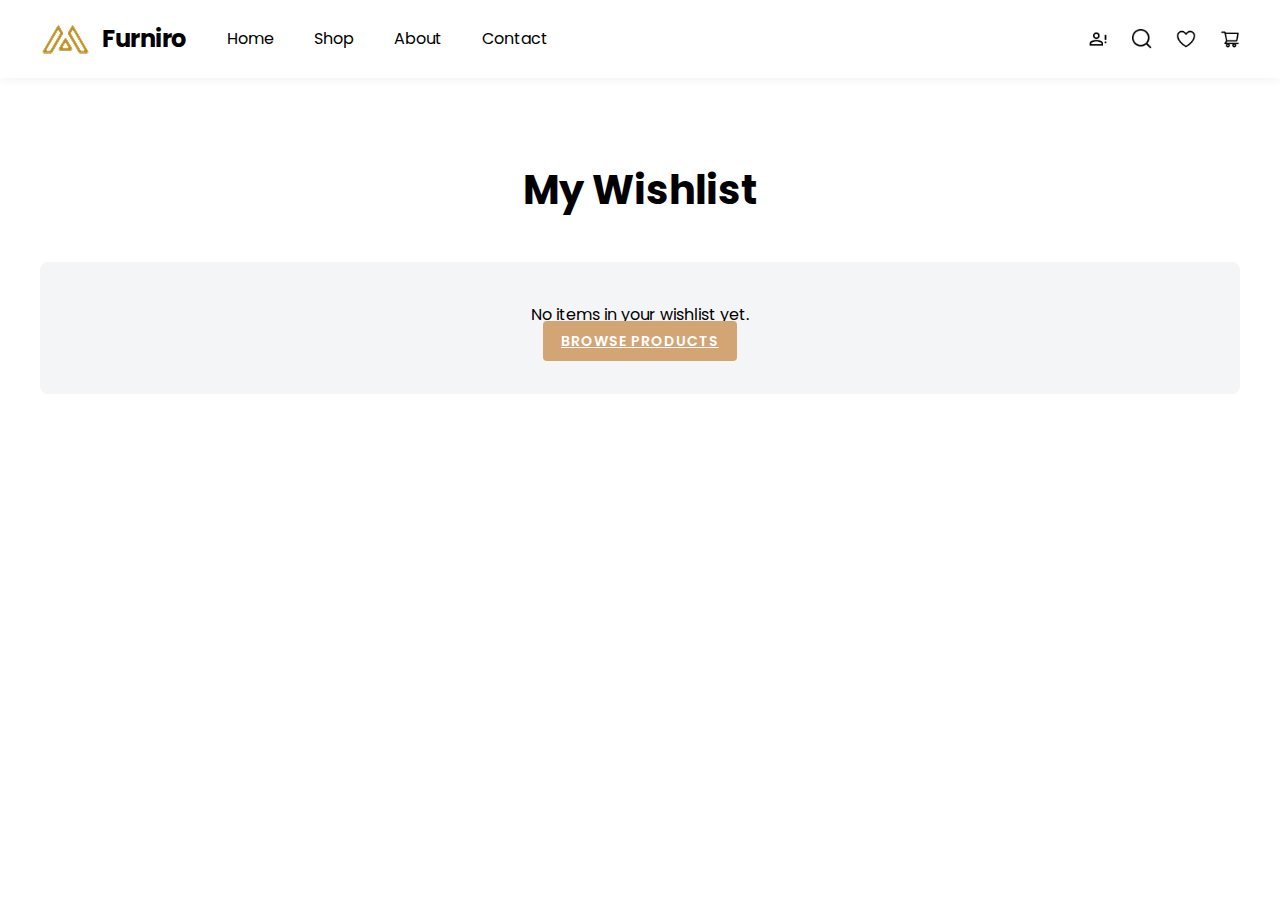
<file: wishlist.html>
<!DOCTYPE html>
<html lang="en">
<head>
    <meta charset="UTF-8">
    <meta name="viewport" content="width=device-width, initial-scale=1.0">
    <title>Furniro - Modern Furniture Store</title>
    <link rel="stylesheet" href="assets/css/style.css">
    <link rel="preconnect" href="https://fonts.googleapis.com">
    <link rel="preconnect" href="https://fonts.gstatic.com" crossorigin>
    <link href="https://fonts.googleapis.com/css2?family=Poppins:wght@300;400;500;600;700;800&display=swap" rel="stylesheet">
</head>
<body>
 <header class="header">
        <div class="container">
            <div class="header-content">
                <a class="logo" href="index.html">
                    <img src="assets/images/logo.png" alt="Furniro Logo" class="logo-image">
                    <span class="logo-text">Furniro</span>
                </a>
                <nav class="nav">
                    <a href="index.html" class="nav-link">Home</a>
                    <a href="shop.html" class="nav-link">Shop</a>
                    <a href="about.html" class="nav-link">About</a>
                    <a href="contact.html" class="nav-link">Contact</a>
                </nav>
                 <div class="utility-icons">
                    <a class="icon-link" href="account.html" aria-label="Account">
                        <img class="icon-image" src="assets/images/icons/account_icon.png" alt="Account">
                    </a>
                    <a class="icon-link" href="#" aria-label="Search">
                        <img class="icon-image" src="assets/images/icons/search_icon.png" alt="Search">
                    </a>
                    <a class="icon-link" href="wishlist.html" aria-label="Wishlist">
                        <img class="icon-image" src="assets/images/icons/wishlist_icon.png" alt="Wishlist">
                    </a>
                    <a class="icon-link" href="cart.html" aria-label="Shopping Cart">
                        <img class="icon-image" src="assets/images/icons/cart_icon.png" alt="Shopping Cart">
                    </a>
                </div>
            </div>
        </div>
    </header>

    <main class="wishlist-page">
        <div class="container">
            <h1 class="products-heading">My Wishlist</h1>

            <div data-wishlist-empty class="wishlist-empty">
                <p>No items in your wishlist yet.</p>
                <a href="index.html" class="btn-primary btn-primary--sm">Browse products</a>
            </div>

            <div class="wishlist-grid" data-wishlist-grid></div>
        </div>
    </main>

    <script src="assets/js/script.js"></script>
</body>
</html>
</file>
<file: assets/css/cart.css>
/* Cart page specific styles */

.cart-hero {
    background-image: url('../images/shop_back.png');
    background-size: cover;
    background-position: center;
    background-repeat: no-repeat;
    min-height: 50vh;
    display: flex;
    align-items: center;
    justify-content: center;
    position: relative;
    padding: 40px 0;
}

.cart-hero::before {
    content: "";
    position: absolute;
    inset: 0;
    background: rgba(0, 0, 0, 0.2);
    z-index: 0;
}

.cart-hero-inner {
    text-align: center;
    position: relative;
    z-index: 1;
}

.cart-hero .cart-title {
    font-size: 36px;
    font-weight: 600;
    margin: 0;
    color: #fff;
}

.cart-hero .breadcrumb {
    display: flex;
    gap: 8px;
    color: #fff;
    font-size: 14px;
    justify-content: center;
    margin-top: 10px;
}

.cart-hero .breadcrumb a {
    color: #fff;
    text-decoration: none;
}

.cart-hero .breadcrumb a:hover {
    text-decoration: underline;
}

.cart-content {
    padding: 60px 0;
}

.cart-layout {
    display: grid;
    grid-template-columns: 2fr 1fr;
    gap: 40px;
    max-width: 1200px;
    margin: 0 auto;
}

/* Cart Section */
.cart-section {
    background: #F9F1E7;
    padding: 30px;
    border-radius: 8px;
}

.cart-header {
    display: grid;
    grid-template-columns: 2fr 1fr 1fr 1fr 0.5fr;
    padding: 15px;
    background: #F9F1E7;
    font-weight: 600;
    margin-bottom: 20px;
    gap: 10px;
}

.cart-item {
    display: grid;
    grid-template-columns: 2fr 1fr 1fr 1fr 0.5fr;
    align-items: center;
    padding: 20px 15px;
    background: white;
    margin-bottom: 15px;
    border-radius: 5px;
    gap: 10px;
}

.product-info {
    display: flex;
    align-items: center;
    gap: 20px;
}

.product-image {
    width: 80px;
    height: 80px;
    background: #F9F1E7;
    border-radius: 5px;
    overflow: hidden;
}

.product-image img {
    width: 100%;
    height: 100%;
    object-fit: cover;
}

.quantity-input {
    width: 60px;
    padding: 8px;
    border: 1px solid #ddd;
    border-radius: 5px;
    text-align: center;
}

.price {
    color: #666;
}

.subtotal {
    color: #333;
    font-weight: 500;
}

.delete-btn {
    background: transparent;
    border: none;
    color: #B88E2F;
    padding: 8px;
    border-radius: 5px;
    cursor: pointer;
    transition: background 0.3s;
    display: flex;
    align-items: center;
    justify-content: center;
}

.delete-btn:hover {
    background: #f0f0f0;
}

/* Cart Totals */
.cart-totals {
    background: #F9F1E7;
    padding: 40px 30px;
    height: fit-content;
    border-radius: 8px;
}

.cart-totals h2 {
    font-size: 28px;
    margin-bottom: 30px;
    text-align: center;
    font-weight: 600;
}

.total-row {
    display: flex;
    justify-content: space-between;
    margin-bottom: 20px;
    font-size: 16px;
}

.total-row.final {
    font-size: 18px;
    font-weight: 600;
    color: #B88E2F;
    margin-top: 30px;
    padding-top: 20px;
    border-top: 1px solid #ddd;
}

.checkout-btn {
    width: 100%;
    padding: 15px;
    background: white;
    border: 1px solid #333;
    border-radius: 10px;
    font-size: 16px;
    cursor: pointer;
    margin-top: 30px;
    transition: all 0.3s;
    text-align: center;
    text-decoration: none;
    color: #333;
    display: block;
    font-weight: 500;
}

.checkout-btn:hover {
    background: #B88E2F;
    color: white;
    border-color: #B88E2F;
}

/* Benefits Strip */
.benefits {
    background: #F9F1E7;
    padding: 60px 0;
    margin-top: 60px;
}

.benefits-inner {
    display: grid;
    grid-template-columns: repeat(4, 1fr);
    gap: 40px;
}

.benefit-item {
    display: flex;
    align-items: center;
    gap: 16px;
}

.benefit-icon {
    width: 44px;
    height: 44px;
    display: grid;
    place-items: center;
    font-size: 22px;
    border: 2px solid #222;
    border-radius: 50%;
    background: #fff;
    flex-shrink: 0;
}

.benefit-content {
    flex: 1;
}

.benefit-title {
    margin: 0;
    font-size: 18px;
    font-weight: 600;
    color: #242424;
}

.benefit-sub {
    margin: 2px 0 0 0;
    color: #727272;
    font-size: 13px;
}

/* Responsive */
@media (max-width: 900px) {
    .cart-layout {
        grid-template-columns: 1fr;
    }

    .cart-header {
        display: none;
    }

    .cart-item {
        grid-template-columns: 1fr;
        gap: 15px;
    }

    .benefits-inner {
        grid-template-columns: repeat(2, 1fr);
    }
}

@media (max-width: 560px) {
    .benefits-inner {
        grid-template-columns: 1fr;
    }

    .cart-section,
    .cart-totals {
        padding: 20px;
    }
}
</file>
<file: assets/css/checkout.css>
* {
            margin: 0;
            padding: 0;
            box-sizing: border-box;
        }

        body {
            font-family: 'Poppins', Arial, sans-serif;
            color: #333;
            background: #fff;
        }

        /* Navigation */
        nav {
            display: flex;
            justify-content: space-between;
            align-items: center;
            padding: 20px 60px;
            background: white;
            box-shadow: 0 2px 5px rgba(0,0,0,0.05);
        }

        .logo {
            display: flex;
            align-items: center;
            gap: 8px;
            font-size: 24px;
            font-weight: 700;
        }

        .logo-icon {
            width: 35px;
            height: 35px;
            display: flex;
            align-items: center;
            justify-content: center;
            color: #B88E2F;
            font-size: 24px;
        }

        .nav-links {
            display: flex;
            gap: 50px;
            list-style: none;
        }

        .nav-links a {
            text-decoration: none;
            color: #333;
            font-weight: 500;
            transition: color 0.3s;
        }

        .nav-links a:hover {
            color: #B88E2F;
        }

        .nav-icons {
            display: flex;
            gap: 30px;
        }

        .nav-icons i {
            cursor: pointer;
            font-size: 18px;
            transition: color 0.3s;
        }

        .nav-icons i:hover {
            color: #B88E2F;
        }

        /* Hero Section */
        .hero {
            background: linear-gradient(rgba(255, 255, 255, 0.7), rgba(255, 255, 255, 0.7)), 
                        url('data:image/svg+xml,<svg xmlns="http://www.w3.org/2000/svg" viewBox="0 0 1200 300"><rect fill="%23f5f5f5" width="1200" height="300"/></svg>');
            background-size: cover;
            background-position: center;
            height: 250px;
            display: flex;
            flex-direction: column;
            justify-content: center;
            align-items: center;
        }

        .hero-icon {
            color: #B88E2F;
            margin-bottom: 10px;
        }

        .hero-icon svg {
            width: 50px;
            height: 50px;
        }

        .hero h1 {
            font-size: 48px;
            margin-bottom: 10px;
        }

        .breadcrumb {
            display: flex;
            gap: 10px;
            align-items: center;
            font-size: 14px;
        }

        .breadcrumb a {
            color: #333;
            text-decoration: none;
        }

        .breadcrumb span {
            color: #666;
        }

        /* Main Content */
        .container {
            max-width: 1200px;
            margin: 60px auto;
            padding: 0 60px;
            display: grid;
            grid-template-columns: 1fr 1fr;
            gap: 80px;
        }

        /* Billing Details */
        .billing-section h2 {
            font-size: 32px;
            margin-bottom: 40px;
            font-weight: 600;
        }

        .form-row {
            display: grid;
            grid-template-columns: 1fr 1fr;
            gap: 20px;
            margin-bottom: 30px;
        }

        .form-group {
            margin-bottom: 30px;
        }

        .form-group label {
            display: block;
            margin-bottom: 12px;
            font-weight: 500;
            font-size: 14px;
        }

        .form-group input,
        .form-group select,
        .form-group textarea {
            width: 100%;
            padding: 15px;
            border: 1px solid #ddd;
            border-radius: 8px;
            font-size: 14px;
            font-family: 'Poppins', Arial, sans-serif;
            transition: border-color 0.3s;
        }

        .form-group input:focus,
        .form-group select:focus,
        .form-group textarea:focus {
            outline: none;
            border-color: #B88E2F;
        }

        .form-group select {
            appearance: none;
            background: url('data:image/svg+xml,<svg xmlns="http://www.w3.org/2000/svg" width="12" height="8" viewBox="0 0 12 8"><path fill="%23333" d="M1 1l5 5 5-5"/></svg>') no-repeat right 15px center;
            background-color: white;
            cursor: pointer;
        }

        .form-group textarea {
            resize: vertical;
            min-height: 80px;
        }

        /* Order Summary */
        .order-section {
            background: white;
        }

        .order-summary {
            padding: 30px;
            border: 1px solid #ddd;
            border-radius: 8px;
        }

        .product-header {
            display: flex;
            justify-content: space-between;
            font-weight: 600;
            font-size: 18px;
            margin-bottom: 20px;
            padding-bottom: 15px;
            border-bottom: 1px solid #ddd;
        }

        .product-item {
            display: flex;
            justify-content: space-between;
            align-items: center;
            margin-bottom: 15px;
            color: #666;
        }

        .product-name {
            display: flex;
            align-items: center;
            gap: 8px;
        }

        .product-quantity {
            color: #333;
            font-weight: 500;
        }

        .order-totals {
            margin-top: 25px;
            padding-top: 25px;
            border-top: 1px solid #ddd;
        }

        .total-row {
            display: flex;
            justify-content: space-between;
            margin-bottom: 15px;
            font-size: 15px;
        }

        .total-row.final {
            font-size: 20px;
            font-weight: 600;
            color: #B88E2F;
            margin-top: 20px;
            padding-top: 20px;
            border-top: 1px solid #ddd;
        }

        /* Payment Methods */
        .payment-methods {
            margin-top: 30px;
            padding-top: 30px;
            border-top: 1px solid #ddd;
        }

        .payment-option {
            margin-bottom: 20px;
        }

        .payment-option input[type="radio"] {
            margin-right: 10px;
        }

        .payment-option label {
            font-weight: 600;
            cursor: pointer;
            display: flex;
            align-items: center;
        }

        .payment-description {
            margin-left: 28px;
            margin-top: 10px;
            color: #666;
            font-size: 13px;
            line-height: 1.6;
        }

        .privacy-text {
            margin-top: 25px;
            color: #666;
            font-size: 13px;
            line-height: 1.6;
        }

        .privacy-text a {
            color: #333;
            font-weight: 600;
            text-decoration: none;
        }

        .privacy-text a:hover {
            color: #B88E2F;
        }

        .place-order-btn {
            width: 100%;
            padding: 18px;
            background: white;
            border: 1px solid #333;
            border-radius: 10px;
            font-size: 16px;
            font-weight: 500;
            cursor: pointer;
            margin-top: 30px;
            transition: all 0.3s;
        }

        .place-order-btn:hover {
            background: #B88E2F;
            color: white;
            border-color: #B88E2F;
        }

        /* Features Section */
        .features {
            background: #F9F1E7;
            padding: 60px;
            margin-top: 80px;
        }

        .features-grid {
            display: grid;
            grid-template-columns: repeat(4, 1fr);
            gap: 40px;
            max-width: 1200px;
            margin: 0 auto;
        }

        .feature-item {
            text-align: left;
        }

        .feature-item i {
            font-size: 40px;
            margin-bottom: 15px;
        }

        .feature-item h3 {
            font-size: 18px;
            margin-bottom: 8px;
        }

        .feature-item p {
            color: #666;
            font-size: 14px;
        }

        /* Footer */
        footer {
            padding: 60px;
            background: white;
            border-top: 1px solid #eee;
        }

        .footer-content {
            max-width: 1200px;
            margin: 0 auto;
            display: grid;
            grid-template-columns: 2fr 1fr 1fr 2fr;
            gap: 60px;
        }

        .footer-section h3 {
            margin-bottom: 20px;
            font-size: 18px;
        }

        .footer-section p {
            color: #666;
            line-height: 1.6;
            margin-bottom: 10px;
            font-size: 14px;
        }

        .footer-links {
            list-style: none;
        }

        .footer-links li {
            margin-bottom: 15px;
        }

        .footer-links a {
            color: #333;
            text-decoration: none;
            transition: color 0.3s;
        }

        .footer-links a:hover {
            color: #B88E2F;
        }

        .newsletter {
            display: flex;
            gap: 10px;
        }

        .newsletter input {
            flex: 1;
            padding: 12px 15px;
            border: 1px solid #ddd;
            border-radius: 5px;
            font-size: 14px;
        }

        .newsletter button {
            padding: 12px 24px;
            background: #333;
            color: white;
            border: none;
            border-radius: 5px;
            cursor: pointer;
            transition: background 0.3s;
            font-weight: 600;
        }

        .newsletter button:hover {
            background: #B88E2F;
        }

        .copyright {
            max-width: 1200px;
            margin: 40px auto 0;
            padding-top: 30px;
            border-top: 1px solid #eee;
            color: #666;
            font-size: 14px;
        }

        @media (max-width: 768px) {
            nav {
                padding: 15px 30px;
            }

            .nav-links {
                display: none;
            }

            .container {
                grid-template-columns: 1fr;
                padding: 0 30px;
                gap: 40px;
            }

            .form-row {
                grid-template-columns: 1fr;
            }

            .features-grid {
                grid-template-columns: 1fr;
            }

            .footer-content {
                grid-template-columns: 1fr;
            }
        }
</file>
<file: assets/css/comparison.css>
/* Comparison page styles */
.comparison-hero {
    background-image: url('../images/shop_back.png');
    background-size: cover;
    background-position: center;
    background-repeat: no-repeat;
    min-height: 50vh;
    display: flex;
    align-items: center;
    justify-content: center;
    position: relative;
    padding: 40px 0;
}

.comparison-hero::before {
    content: "";
    position: absolute;
    inset: 0;
    background: rgba(0, 0, 0, 0.2);
    z-index: 0;
}

.comparison-hero .container {
    position: relative;
    z-index: 1;
    text-align: center;
}

.comparison-title {
    font-size: 36px;
    font-weight: 600;
    margin: 0 0 16px 0;
    color: #fff;
}

.comparison-hero .breadcrumb {
    display: flex;
    gap: 8px;
    color: #fff;
    font-size: 14px;
    justify-content: center;
}

.comparison-hero .breadcrumb a {
    color: #fff;
    text-decoration: none;
}

.comparison-content {
    padding: 60px 0;
}

.comparison-empty {
    text-align: center;
    padding: 80px 20px;
}

.comparison-empty h2 {
    font-size: 28px;
    margin-bottom: 16px;
    color: #1A1A1A;
}

.comparison-empty p {
    font-size: 16px;
    color: #898989;
    margin-bottom: 32px;
}

.comparison-table-wrapper {
    overflow-x: auto;
    margin: 0 -20px;
    padding: 0 20px;
}

.comparison-table {
    width: 100%;
    border-collapse: collapse;
    background: #fff;
    border-radius: 8px;
    overflow: hidden;
    box-shadow: 0 2px 10px rgba(0, 0, 0, 0.05);
}

.comparison-table thead {
    background: #F9F1E7;
}

.comparison-table th {
    padding: 24px;
    text-align: left;
    vertical-align: top;
}

.comparison-label-col {
    width: 200px;
    font-weight: 600;
    color: #1A1A1A;
    background: #F9F1E7;
}

.comparison-product-col {
    width: 300px;
    min-width: 250px;
}

.comparison-product-header {
    position: relative;
    text-align: center;
}

.comparison-remove {
    position: absolute;
    top: 0;
    right: 0;
    background: none;
    border: none;
    cursor: pointer;
    color: #E97171;
    padding: 4px;
    display: flex;
    align-items: center;
    justify-content: center;
    transition: color 0.3s ease;
}

.comparison-remove:hover {
    color: #d04a4a;
}

.comparison-product-image {
    width: 100%;
    height: 200px;
    margin-bottom: 16px;
    border-radius: 8px;
    overflow: hidden;
    background: #F9F1E7;
}

.comparison-product-image img {
    width: 100%;
    height: 100%;
    object-fit: cover;
}

.comparison-product-header h3 {
    font-size: 20px;
    font-weight: 600;
    margin: 0 0 8px 0;
    color: #1A1A1A;
}

.comparison-product-subtitle {
    font-size: 14px;
    color: #898989;
    margin: 0 0 12px 0;
}

.comparison-product-price {
    font-size: 20px;
    font-weight: 600;
    color: #1A1A1A;
    margin-bottom: 4px;
}

.comparison-product-price-old {
    font-size: 16px;
    color: #B0B0B0;
    text-decoration: line-through;
    margin-bottom: 16px;
}

.comparison-view-btn {
    width: 100%;
    margin-top: 16px;
}

.comparison-empty-col {
    background: #F9F1E7;
}

.comparison-add-product {
    text-align: center;
    padding: 40px 20px;
}

.comparison-add-product p {
    font-size: 18px;
    font-weight: 600;
    margin-bottom: 24px;
    color: #1A1A1A;
}

.comparison-table tbody td {
    padding: 16px 24px;
    border-top: 1px solid #E0E0E0;
    vertical-align: top;
}

.comparison-label {
    font-weight: 500;
    color: #1A1A1A;
    background: #F9F1E7;
}

.comparison-section-header {
    background: #F9F1E7;
}

.comparison-section-header td {
    padding: 20px 24px;
    border-top: 2px solid #E0E0E0;
}

.comparison-section-header h3 {
    font-size: 20px;
    font-weight: 600;
    margin: 0;
    color: #1A1A1A;
}

/* Responsive */
@media (max-width: 1200px) {
    .comparison-table-wrapper {
        margin: 0;
        padding: 0;
    }
    
    .comparison-product-col {
        min-width: 200px;
    }
}

@media (max-width: 768px) {
    .comparison-label-col {
        width: 150px;
    }
    
    .comparison-product-col {
        min-width: 180px;
    }
    
    .comparison-product-image {
        height: 150px;
    }
}
</file>
<file: assets/css/contact.css>
/* Contact page specific styles */

.contact-hero {
    background-image: url('../images/shop_back.png');
    background-size: cover;
    background-position: center;
    background-repeat: no-repeat;
    min-height: 50vh;
    display: flex;
    align-items: center;
    justify-content: center;
    position: relative;
    padding: 40px 0;
}

.contact-hero::before {
    content: "";
    position: absolute;
    inset: 0;
    background: rgba(0, 0, 0, 0.3);
    z-index: 0;
}

.contact-hero-inner {
    text-align: center;
    position: relative;
    z-index: 1;
}

.hero-logo {
    margin-bottom: 20px;
}

.hero-logo-image {
    width: 80px;
    height: auto;
    filter: brightness(0) invert(1);
}

.contact-hero .contact-title {
    font-size: 48px;
    font-weight: 600;
    margin: 0 0 10px 0;
    color: #fff;
}

.contact-hero .breadcrumb {
    display: flex;
    gap: 8px;
    color: #fff;
    font-size: 14px;
    justify-content: center;
}

.contact-hero .breadcrumb a {
    color: #fff;
    text-decoration: none;
}

.contact-hero .breadcrumb a:hover {
    text-decoration: underline;
}

.contact-content {
    padding: 80px 0;
}

.contact-section-title {
    font-size: 36px;
    font-weight: 600;
    text-align: center;
    margin-bottom: 20px;
    color: #333;
}

.contact-intro {
    text-align: center;
    color: #666;
    font-size: 16px;
    max-width: 800px;
    margin: 0 auto 60px;
    line-height: 1.6;
}

.contact-layout {
    display: grid;
    grid-template-columns: 1fr 1fr;
    gap: 80px;
    max-width: 1200px;
    margin: 0 auto;
}

/* Contact Information */
.contact-info {
    display: flex;
    flex-direction: column;
    gap: 40px;
}

.info-item {
    display: flex;
    gap: 20px;
    align-items: flex-start;
}

.info-icon {
    width: 50px;
    height: 50px;
    display: flex;
    align-items: center;
    justify-content: center;
    color: #B88E2F;
    flex-shrink: 0;
}

.info-icon svg {
    width: 24px;
    height: 24px;
}

.info-content {
    flex: 1;
}

.info-label {
    font-size: 18px;
    font-weight: 600;
    margin: 0 0 8px 0;
    color: #333;
}

.info-text {
    font-size: 16px;
    color: #666;
    margin: 4px 0;
    line-height: 1.6;
}

/* Contact Form */
.contact-form-wrapper {
    background: #fff;
}

.contact-form {
    display: flex;
    flex-direction: column;
    gap: 24px;
}

.contact-form .form-group {
    display: flex;
    flex-direction: column;
    gap: 8px;
}

.contact-form label {
    font-size: 16px;
    font-weight: 500;
    color: #333;
}

.contact-form input,
.contact-form textarea {
    width: 100%;
    padding: 15px;
    border: 1px solid #ddd;
    border-radius: 8px;
    font-size: 16px;
    font-family: 'Poppins', sans-serif;
    transition: border-color 0.3s, box-shadow 0.3s;
    background: #fff;
}

.contact-form input:focus,
.contact-form textarea:focus {
    outline: none;
    border-color: #B88E2F;
    box-shadow: 0 0 0 3px rgba(184, 142, 47, 0.1);
}

.contact-form input::placeholder,
.contact-form textarea::placeholder {
    color: #999;
}

.contact-form textarea {
    resize: vertical;
    min-height: 150px;
}

.error-message {
    color: #e74c3c;
    font-size: 14px;
    margin-top: -4px;
    display: none;
}

.error-message.show {
    display: block;
}

.contact-form input.error,
.contact-form textarea.error {
    border-color: #e74c3c;
}

.submit-btn {
    padding: 18px 40px;
    background: #B88E2F;
    color: #fff;
    border: none;
    border-radius: 8px;
    font-size: 16px;
    font-weight: 600;
    cursor: pointer;
    transition: all 0.3s;
    font-family: 'Poppins', sans-serif;
    align-self: flex-start;
    margin-top: 10px;
}

.submit-btn:hover {
    background: #9d7728;
    transform: translateY(-2px);
    box-shadow: 0 4px 12px rgba(184, 142, 47, 0.3);
}

.submit-btn:active {
    transform: translateY(0);
}

.submit-btn:disabled {
    background: #ccc;
    cursor: not-allowed;
    transform: none;
}

/* Success Message */
.success-message {
    background: #2ecc71;
    color: #fff;
    padding: 16px 20px;
    border-radius: 8px;
    margin-bottom: 24px;
    display: none;
    align-items: center;
    gap: 12px;
    animation: slideDown 0.3s ease;
}

.success-message.show {
    display: flex;
}

.success-message svg {
    width: 20px;
    height: 20px;
}

@keyframes slideDown {
    from {
        opacity: 0;
        transform: translateY(-10px);
    }
    to {
        opacity: 1;
        transform: translateY(0);
    }
}

/* Benefits Strip */
.benefits {
    background: #F9F1E7;
    padding: 60px 0;
    margin-top: 60px;
}

.benefits-inner {
    display: grid;
    grid-template-columns: repeat(4, 1fr);
    gap: 40px;
}

.benefit-item {
    display: flex;
    align-items: center;
    gap: 16px;
}

.benefit-icon {
    width: 44px;
    height: 44px;
    display: grid;
    place-items: center;
    font-size: 22px;
    border: 2px solid #222;
    border-radius: 50%;
    background: #fff;
    flex-shrink: 0;
}

.benefit-content {
    flex: 1;
}

.benefit-title {
    margin: 0;
    font-size: 18px;
    font-weight: 600;
    color: #242424;
}

.benefit-sub {
    margin: 2px 0 0 0;
    color: #727272;
    font-size: 13px;
}

/* Responsive */
@media (max-width: 900px) {
    .contact-layout {
        grid-template-columns: 1fr;
        gap: 40px;
    }

    .contact-section-title {
        font-size: 28px;
    }

    .contact-intro {
        font-size: 14px;
        margin-bottom: 40px;
    }

    .benefits-inner {
        grid-template-columns: repeat(2, 1fr);
    }
}

@media (max-width: 560px) {
    .contact-hero .contact-title {
        font-size: 36px;
    }

    .contact-section-title {
        font-size: 24px;
    }

    .info-item {
        gap: 15px;
    }

    .info-icon {
        width: 40px;
        height: 40px;
    }

    .benefits-inner {
        grid-template-columns: 1fr;
    }

    .submit-btn {
        width: 100%;
    }
}
</file>
<file: assets/css/product-detail.css>
/* Product Detail Page Styles */

.product-hero {
    padding: 20px 0;
    background: #fff;
}

.product-hero .breadcrumb {
    display: flex;
    gap: 8px;
    color: #898989;
    font-size: 14px;
}

.product-hero .breadcrumb a {
    color: #262626;
    text-decoration: none;
}

.product-detail-section {
    padding: 40px 0 60px;
}

.product-detail-layout {
    display: grid;
    grid-template-columns: 1fr 1fr;
    gap: 60px;
    max-width: 1200px;
    margin: 0 auto;
}

/* Product Images */
.product-images {
    display: flex;
    flex-direction: column;
    gap: 20px;
}

.main-image {
    width: 100%;
    aspect-ratio: 1;
    background: #F9F1E7;
    border-radius: 8px;
    overflow: hidden;
    display: flex;
    align-items: center;
    justify-content: center;
}

.main-image img {
    width: 100%;
    height: 100%;
    object-fit: cover;
}

.thumbnail-images {
    display: flex;
    gap: 12px;
    overflow-x: auto;
}

.thumbnail-item {
    width: 100px;
    height: 100px;
    background: #F9F1E7;
    border-radius: 8px;
    overflow: hidden;
    cursor: pointer;
    border: 2px solid transparent;
    flex-shrink: 0;
    transition: border-color 0.3s;
}

.thumbnail-item:hover,
.thumbnail-item.active {
    border-color: #B88E2F;
}

.thumbnail-item img {
    width: 100%;
    height: 100%;
    object-fit: cover;
}

/* Product Info */
.product-info-section {
    display: flex;
    flex-direction: column;
    gap: 24px;
}

.product-name {
    font-size: 42px;
    font-weight: 600;
    color: #333;
    margin: 0;
}

.product-subtitle {
    font-size: 24px;
    color: #666;
    margin: 0;
}

.product-rating {
    display: flex;
    align-items: center;
    gap: 12px;
    margin: 12px 0;
}

.stars {
    color: #FFC700;
    font-size: 18px;
}

.rating-text {
    font-weight: 600;
    color: #333;
}

.reviews-count {
    color: #666;
    font-size: 14px;
}

.product-price-section {
    margin: 16px 0;
}

.product-price {
    font-size: 24px;
    font-weight: 500;
    color: #333;
}

.product-price-old {
    font-size: 24px;
    color: #999;
    text-decoration: line-through;
}

.product-description {
    font-size: 16px;
    line-height: 1.8;
    color: #666;
    margin: 24px 0;
}

/* Size and Color Options */
.product-option-group {
    margin: 24px 0;
}

.option-label {
    display: block;
    font-size: 16px;
    font-weight: 500;
    color: #333;
    margin-bottom: 12px;
}

.size-options {
    display: flex;
    gap: 12px;
}

.size-btn {
    width: 60px;
    height: 40px;
    border: 1px solid #ddd;
    background: #fff;
    color: #333;
    font-size: 16px;
    font-weight: 500;
    cursor: pointer;
    transition: all 0.3s;
    border-radius: 4px;
    font-family: 'Poppins', sans-serif;
}

.size-btn:hover {
    border-color: #B88E2F;
}

.size-btn.active {
    background: #B88E2F;
    color: #fff;
    border-color: #B88E2F;
}

.color-options {
    display: flex;
    gap: 12px;
}

.color-btn {
    width: 30px;
    height: 30px;
    border: 2px solid transparent;
    border-radius: 50%;
    cursor: pointer;
    transition: all 0.3s;
    padding: 0;
    position: relative;
}

.color-btn:hover {
    transform: scale(1.1);
}

.color-btn.active {
    border-color: #333;
    box-shadow: 0 0 0 2px #fff, 0 0 0 4px #333;
}

/* Product Actions */
.product-actions {
    display: flex;
    align-items: center;
    gap: 16px;
    margin: 32px 0;
    flex-wrap: wrap;
}

.quantity-selector {
    display: flex;
    align-items: center;
}

.quantity-controls {
    display: flex;
    align-items: center;
    border: 1px solid #ddd;
    border-radius: 8px;
    overflow: hidden;
}

.qty-btn {
    width: 40px;
    height: 40px;
    border: none;
    background: #F9F1E7;
    color: #333;
    font-size: 18px;
    cursor: pointer;
    transition: background 0.3s;
}

.qty-btn:hover {
    background: #e8dcc4;
}

#productQuantity {
    width: 60px;
    height: 40px;
    border: none;
    text-align: center;
    font-size: 16px;
    font-weight: 500;
}

.btn-add-to-cart {
    padding: 12px 40px;
    background: #B88E2F;
    color: #fff;
    border: none;
    border-radius: 4px;
    font-size: 16px;
    font-weight: 500;
    cursor: pointer;
    transition: all 0.3s;
    font-family: 'Poppins', sans-serif;
    flex: 1;
    min-width: 200px;
}

.btn-add-to-cart:hover {
    background: #9d7728;
}

.btn-compare {
    padding: 12px 24px;
    background: #fff;
    border: 1px solid #ddd;
    border-radius: 4px;
    font-size: 16px;
    font-weight: 500;
    cursor: pointer;
    transition: all 0.3s;
    font-family: 'Poppins', sans-serif;
    color: #333;
}

.btn-compare:hover {
    border-color: #B88E2F;
    color: #B88E2F;
}

/* Product Specs */
.product-specs {
    padding-top: 24px;
    border-top: 1px solid #eee;
    display: flex;
    flex-direction: column;
    gap: 16px;
}

.spec-item {
    display: flex;
    align-items: center;
    gap: 12px;
}

.spec-label {
    font-weight: 600;
    color: #333;
    min-width: 100px;
}

.spec-value {
    color: #666;
}

.social-share {
    display: flex;
    gap: 16px;
    align-items: center;
}

.share-link {
    color: #666;
    text-decoration: none;
    transition: color 0.3s;
    display: flex;
    align-items: center;
    justify-content: center;
    width: 20px;
    height: 20px;
}

.share-link:hover {
    color: #B88E2F;
}

.share-link svg {
    width: 100%;
    height: 100%;
}

/* Product Tabs */
.product-tabs-section {
    padding: 60px 0;
    background: #F9F1E7;
}

.tabs {
    display: flex;
    gap: 0;
    border-bottom: 1px solid #ddd;
    max-width: 1200px;
    margin: 0 auto;
}

.tab-btn {
    padding: 16px 32px;
    background: transparent;
    border: none;
    border-bottom: 3px solid transparent;
    font-size: 16px;
    font-weight: 500;
    color: #666;
    cursor: pointer;
    transition: all 0.3s;
    font-family: 'Poppins', sans-serif;
}

.tab-btn:hover {
    color: #B88E2F;
}

.tab-btn.active {
    color: #B88E2F;
    border-bottom-color: #B88E2F;
}

.tab-content {
    display: none;
    padding: 40px 0;
    max-width: 1200px;
    margin: 0 auto;
    color: #666;
    line-height: 1.8;
}

.tab-content.active {
    display: block;
}

.tab-content p {
    margin-bottom: 16px;
}

.description-images {
    display: grid;
    grid-template-columns: 1fr 1fr;
    gap: 24px;
    margin-top: 32px;
}

.description-images img {
    width: 100%;
    height: auto;
    border-radius: 8px;
    background: #F9F1E7;
}

.specs-table {
    width: 100%;
    border-collapse: collapse;
}

.specs-table tr {
    border-bottom: 1px solid #eee;
}

.specs-table td {
    padding: 16px 0;
}

.specs-table td:first-child {
    width: 200px;
    font-weight: 600;
    color: #333;
}

/* Reviews */
.review-item {
    padding: 24px 0;
    border-bottom: 1px solid #eee;
}

.review-header {
    display: flex;
    align-items: center;
    gap: 16px;
    margin-bottom: 8px;
}

.review-stars {
    color: #FFC700;
}

.review-text {
    color: #666;
    line-height: 1.6;
}

/* Related Products */
.related-products-section {
    padding: 60px 0;
}

.section-title {
    font-size: 36px;
    font-weight: 600;
    text-align: center;
    margin-bottom: 40px;
    color: #333;
}

.related-products-section .product-grid {
    display: grid;
    grid-template-columns: repeat(4, 1fr);
    gap: 24px;
}

/* Related Products - Use same styles as home page */
.related-products-section .product-card {
    background: #f4f5f7;
    border-radius: 8px;
    overflow: hidden;
    transition: transform .2s ease;
}

.related-products-section .product-card:hover {
    transform: translateY(-2px);
}

.related-products-section .product-image-wrapper {
    position: relative;
    background: #fff;
}

.related-products-section .product-image {
    width: 100%;
    height: 260px;
    object-fit: cover;
    display: block;
}

.related-products-section .badge {
    position: absolute;
    top: 16px;
    right: 16px;
    color: #fff;
    font-size: 11px;
    font-weight: 600;
    padding: 0;
    border-radius: 50%;
    width: 48px;
    height: 48px;
    display: flex;
    align-items: center;
    justify-content: center;
    line-height: 1;
    text-align: center;
    overflow: hidden;
    white-space: nowrap;
}

.related-products-section .badge-sale {
    background: #e97171;
}

.related-products-section .badge-new {
    background: #2ec1ac;
}

.related-products-section .product-overlay {
    position: absolute;
    inset: 0;
    background: rgba(58,58,58,0.6);
    opacity: 0;
    display: flex;
    align-items: center;
    justify-content: center;
    gap: 12px;
    flex-direction: column;
    transition: opacity .2s ease;
}

.related-products-section .product-image-wrapper:hover .product-overlay {
    opacity: 1;
}

.related-products-section .btn-add-cart {
    background: #fff;
    color: #b88e2f;
    border: none;
    padding: 12px 24px;
    border-radius: 4px;
    cursor: pointer;
    font-weight: 600;
    font-family: 'Poppins', sans-serif;
}

.related-products-section .overlay-actions {
    display: flex;
    gap: 16px;
}

.related-products-section .overlay-action {
    display: inline-flex;
    align-items: center;
    gap: 6px;
    color: #fff;
    background: transparent;
    border: none;
    cursor: pointer;
    font-size: 13px;
    font-family: 'Poppins', sans-serif;
}

.related-products-section .overlay-action img {
    width: 16px;
    height: 16px;
    filter: brightness(0) invert(1);
}

.related-products-section .product-info {
    padding: 16px;
}

.related-products-section .product-title {
    margin: 0 0 4px;
    font-size: 20px;
    font-weight: 600;
    color: #333;
}

.related-products-section .product-subtitle {
    margin: 0 0 10px;
    color: #898989;
    font-size: 14px;
}

.related-products-section .product-prices {
    display: flex;
    align-items: center;
    gap: 8px;
}

.related-products-section .price {
    color: #3a3a3a;
    font-weight: 600;
}

.related-products-section .price-old {
    color: #b0b0b0;
    text-decoration: line-through;
}

.show-more-btn {
    padding: 12px 40px;
    background: #fff;
    border: 1px solid #B88E2F;
    border-radius: 4px;
    color: #B88E2F;
    font-size: 16px;
    font-weight: 500;
    cursor: pointer;
    transition: all 0.3s;
    font-family: 'Poppins', sans-serif;
}

.show-more-btn:hover {
    background: #B88E2F;
    color: #fff;
}

/* Benefits Strip */
.benefits {
    background: #F9F1E7;
    padding: 60px 0;
    margin-top: 60px;
}

.benefits-inner {
    display: grid;
    grid-template-columns: repeat(4, 1fr);
    gap: 40px;
}

.benefit-item {
    display: flex;
    align-items: center;
    gap: 16px;
}

.benefit-icon {
    width: 44px;
    height: 44px;
    display: grid;
    place-items: center;
    font-size: 22px;
    border: 2px solid #222;
    border-radius: 50%;
    background: #fff;
    flex-shrink: 0;
}

.benefit-content {
    flex: 1;
}

.benefit-title {
    margin: 0;
    font-size: 18px;
    font-weight: 600;
    color: #242424;
}

.benefit-sub {
    margin: 2px 0 0 0;
    color: #727272;
    font-size: 13px;
}

/* Responsive */
@media (max-width: 900px) {
    .product-detail-layout {
        grid-template-columns: 1fr;
        gap: 40px;
    }

    .product-name {
        font-size: 32px;
    }

    .related-products-section .product-grid {
        grid-template-columns: repeat(2, 1fr);
    }

    .benefits-inner {
        grid-template-columns: repeat(2, 1fr);
    }
}

@media (max-width: 560px) {
    .product-name {
        font-size: 24px;
    }

    .product-subtitle {
        font-size: 18px;
    }

    .product-price {
        font-size: 24px;
    }

    .related-products-section .product-grid {
        grid-template-columns: 1fr;
    }

    .benefits-inner {
        grid-template-columns: 1fr;
    }

    .tabs {
        overflow-x: auto;
    }

    .tab-btn {
        padding: 12px 20px;
        font-size: 14px;
    }
}
</file>
<file: assets/css/cart-sidebar.css>
/* Cart Sidebar Styles */
.cart-overlay {
    position: fixed;
    top: 0;
    left: 0;
    width: 100%;
    height: 100%;
    background: rgba(0, 0, 0, 0.5);
    z-index: 1998;
    opacity: 0;
    visibility: hidden;
    transition: opacity 0.3s ease, visibility 0.3s ease;
}

.cart-overlay.active {
    opacity: 1;
    visibility: visible;
}

.cart-sidebar {
    position: fixed;
    top: 0;
    right: 0;
    width: 100%;
    max-width: 400px;
    height: 100%;
    background: #fff;
    z-index: 1999;
    box-shadow: -2px 0 10px rgba(0, 0, 0, 0.1);
    transform: translateX(100%);
    transition: transform 0.3s ease;
    display: flex;
    flex-direction: column;
}

.cart-sidebar.active {
    transform: translateX(0);
}

.cart-sidebar-header {
    display: flex;
    justify-content: space-between;
    align-items: center;
    padding: 24px;
    border-bottom: 1px solid #E0E0E0;
}

.cart-sidebar-header h2 {
    font-size: 24px;
    font-weight: 600;
    margin: 0;
    color: #1A1A1A;
}

.cart-sidebar-close {
    background: none;
    border: none;
    cursor: pointer;
    padding: 8px;
    display: flex;
    align-items: center;
    justify-content: center;
    color: #1A1A1A;
    transition: color 0.3s ease;
}

.cart-sidebar-close:hover {
    color: #B88E2F;
}

.cart-sidebar-content {
    flex: 1;
    overflow-y: auto;
    padding: 24px;
}

.cart-sidebar-empty {
    text-align: center;
    padding: 60px 20px;
}

.cart-sidebar-empty p {
    font-size: 18px;
    color: #898989;
    margin-bottom: 24px;
}

.cart-sidebar-items {
    display: flex;
    flex-direction: column;
    gap: 16px;
}

.cart-sidebar-item {
    display: flex;
    gap: 16px;
    padding: 16px;
    background: #F9F1E7;
    border-radius: 8px;
}

.cart-sidebar-item-image {
    width: 80px;
    height: 80px;
    flex-shrink: 0;
    border-radius: 8px;
    overflow: hidden;
    background: #fff;
}

.cart-sidebar-item-image img {
    width: 100%;
    height: 100%;
    object-fit: cover;
}

.cart-sidebar-item-info {
    flex: 1;
    display: flex;
    flex-direction: column;
    gap: 8px;
}

.cart-sidebar-item-info h4 {
    font-size: 16px;
    font-weight: 600;
    margin: 0;
    color: #1A1A1A;
}

.cart-sidebar-item-price {
    font-size: 14px;
    color: #898989;
    margin: 0;
}

.cart-sidebar-item-remove {
    background: none;
    border: none;
    color: #E97171;
    font-size: 14px;
    cursor: pointer;
    padding: 4px 0;
    text-align: left;
    transition: color 0.3s ease;
}

.cart-sidebar-item-remove:hover {
    color: #d04a4a;
}

.cart-sidebar-footer {
    padding: 24px;
    border-top: 1px solid #E0E0E0;
    background: #fff;
}

.cart-sidebar-total {
    display: flex;
    justify-content: space-between;
    align-items: center;
    margin-bottom: 20px;
    font-size: 18px;
    font-weight: 600;
    color: #1A1A1A;
}

.cart-sidebar-actions {
    display: flex;
    gap: 12px;
}

.cart-sidebar-actions .btn-primary,
.cart-sidebar-actions .btn-outline {
    flex: 1;
    text-align: center;
    padding: 12px 24px;
    text-decoration: none;
    border-radius: 4px;
    font-weight: 600;
    transition: all 0.3s ease;
}

.cart-sidebar-actions .btn-primary {
    background: #B88E2F;
    color: #fff;
    border: none;
}

.cart-sidebar-actions .btn-primary:hover {
    background: #9a7528;
}

.cart-sidebar-actions .btn-outline {
    background: transparent;
    color: #1A1A1A;
    border: 2px solid #E0E0E0;
}

.cart-sidebar-actions .btn-outline:hover {
    border-color: #B88E2F;
    color: #B88E2F;
}

/* Responsive */
@media (max-width: 480px) {
    .cart-sidebar {
        max-width: 100%;
    }
}
</file>
<file: assets/css/product.css>
* {
            margin: 0;
            padding: 0;
            box-sizing: border-box;
        }

        body {
            font-family: 'Poppins', Arial, sans-serif;
            color: #333;
            background: #fff;
        }

        /* Navigation */
        nav {
            display: flex;
            justify-content: space-between;
            align-items: center;
            padding: 20px 60px;
            background: white;
            box-shadow: 0 2px 5px rgba(0,0,0,0.05);
        }

        .logo {
            display: flex;
            align-items: center;
            gap: 8px;
            font-size: 24px;
            font-weight: 700;
        }

        .logo-icon {
            width: 35px;
            height: 35px;
            display: flex;
            align-items: center;
            justify-content: center;
            color: #B88E2F;
        }

        .nav-links {
            display: flex;
            gap: 50px;
            list-style: none;
        }

        .nav-links a {
            text-decoration: none;
            color: #333;
            font-weight: 500;
            transition: color 0.3s;
        }

        .nav-links a:hover {
            color: #B88E2F;
        }

        .nav-icons {
            display: flex;
            gap: 30px;
            align-items: center;
        }

        .nav-icons i {
            cursor: pointer;
            font-size: 18px;
            transition: color 0.3s;
        }

        .nav-icons i:hover {
            color: #B88E2F;
        }

        /* Hero Section */
        .hero {
            background: linear-gradient(rgba(255, 255, 255, 0.7), rgba(255, 255, 255, 0.7)), 
                        url('data:image/svg+xml,<svg xmlns="http://www.w3.org/2000/svg" viewBox="0 0 1200 300"><rect fill="%23f5f5f5" width="1200" height="300"/></svg>');
            background-size: cover;
            background-position: center;
            height: 250px;
            display: flex;
            flex-direction: column;
            justify-content: center;
            align-items: center;
        }

        .hero-icon {
            margin-bottom: 10px;
        }

        .hero-icon svg {
            width: 50px;
            height: 50px;
        }

        .hero h1 {
            font-size: 48px;
            margin-bottom: 10px;
        }

        .hero-subtitle {
            color: #666;
            font-size: 14px;
        }

        /* Main Content */
        .container {
            max-width: 1400px;
            margin: 60px auto;
            padding: 0 60px;
        }

        .comparison-header {
            display: flex;
            justify-content: space-between;
            align-items: flex-start;
            margin-bottom: 40px;
        }

        .go-to-section {
            max-width: 200px;
        }

        .go-to-section h3 {
            font-size: 24px;
            margin-bottom: 10px;
        }

        .go-to-section a {
            color: #B88E2F;
            text-decoration: none;
            font-size: 14px;
            font-weight: 500;
        }

        .go-to-section a:hover {
            text-decoration: underline;
        }

        /* Comparison Grid */
        .comparison-grid {
            display: grid;
            grid-template-columns: repeat(4, 1fr);
            gap: 30px;
            margin-bottom: 60px;
        }

        .product-card {
            background: #F9F1E7;
            padding: 30px 20px;
            border-radius: 8px;
            text-align: center;
        }

        .product-card.add-product {
            display: flex;
            flex-direction: column;
            justify-content: center;
            align-items: center;
            background: #FAF3EA;
        }

        .product-image {
            width: 100%;
            height: 150px;
            background: white;
            border-radius: 8px;
            margin-bottom: 20px;
            display: flex;
            align-items: center;
            justify-content: center;
            overflow: hidden;
        }

        .product-image img {
            width: 100%;
            height: 100%;
            object-fit: cover;
        }

        .product-name {
            font-size: 18px;
            font-weight: 600;
            margin-bottom: 10px;
        }

        .product-price {
            font-size: 16px;
            color: #666;
            margin-bottom: 5px;
        }

        .add-product-text {
            font-size: 20px;
            font-weight: 600;
            margin-bottom: 15px;
        }

        .choose-product-btn {
            background: #B88E2F;
            color: white;
            border: none;
            padding: 12px 30px;
            border-radius: 5px;
            cursor: pointer;
            font-size: 14px;
            font-weight: 500;
            transition: background 0.3s;
        }

        .choose-product-btn:hover {
            background: #9d7728;
        }

        /* Comparison Table */
        .comparison-table {
            width: 100%;
            border-collapse: collapse;
            margin-bottom: 60px;
        }

        .comparison-table th {
            background: #F9F1E7;
            padding: 20px;
            text-align: left;
            font-weight: 600;
            font-size: 16px;
            border-bottom: 1px solid #ddd;
        }

        .comparison-table td {
            padding: 20px;
            border-bottom: 1px solid #eee;
            font-size: 14px;
            color: #666;
        }

        .comparison-table tr:hover {
            background: #fafafa;
        }

        .section-header {
            background: #F9F1E7 !important;
            font-weight: 700 !important;
            font-size: 18px !important;
            color: #333 !important;
        }

        /* Features Section */
        .features {
            background: #F9F1E7;
            padding: 60px;
            margin-top: 80px;
        }

        .features-grid {
            display: grid;
            grid-template-columns: repeat(4, 1fr);
            gap: 40px;
            max-width: 1200px;
            margin: 0 auto;
        }

        .feature-item {
            text-align: left;
        }

        .feature-item i {
            font-size: 40px;
            margin-bottom: 15px;
        }

        .feature-item h3 {
            font-size: 18px;
            margin-bottom: 8px;
        }

        .feature-item p {
            color: #666;
            font-size: 14px;
        }

        /* Footer */
        footer {
            padding: 60px;
            background: white;
            border-top: 1px solid #eee;
        }

        .footer-content {
            max-width: 1200px;
            margin: 0 auto;
            display: grid;
            grid-template-columns: 2fr 1fr 1fr 2fr;
            gap: 60px;
        }

        .footer-section h3 {
            margin-bottom: 20px;
            font-size: 18px;
        }

        .footer-section p {
            color: #666;
            line-height: 1.6;
            margin-bottom: 10px;
            font-size: 14px;
        }

        .footer-links {
            list-style: none;
        }

        .footer-links li {
            margin-bottom: 15px;
        }

        .footer-links a {
            color: #333;
            text-decoration: none;
            transition: color 0.3s;
        }

        .footer-links a:hover {
            color: #B88E2F;
        }

        .newsletter {
            display: flex;
            gap: 10px;
        }

        .newsletter input {
            flex: 1;
            padding: 12px 15px;
            border: 1px solid #ddd;
            border-radius: 5px;
            font-size: 14px;
        }

        .newsletter button {
            padding: 12px 24px;
            background: #333;
            color: white;
            border: none;
            border-radius: 5px;
            cursor: pointer;
            transition: background 0.3s;
            font-weight: 600;
        }

        .newsletter button:hover {
            background: #B88E2F;
        }

        .page-indicator {
            display: inline-block;
            background: #2196F3;
            color: white;
            padding: 4px 12px;
            border-radius: 3px;
            font-size: 12px;
            font-weight: 600;
            margin-bottom: 10px;
        }

        .copyright {
            max-width: 1200px;
            margin: 40px auto 0;
            padding-top: 30px;
            border-top: 1px solid #eee;
            color: #666;
            font-size: 14px;
        }

        @media (max-width: 1024px) {
            .comparison-grid {
                grid-template-columns: repeat(2, 1fr);
            }
        }

        @media (max-width: 768px) {
            nav {
                padding: 15px 30px;
            }

            .nav-links {
                display: none;
            }

            .container {
                padding: 0 30px;
            }

            .comparison-grid {
                grid-template-columns: 1fr;
            }

            .features-grid {
                grid-template-columns: 1fr;
            }

            .footer-content {
                grid-template-columns: 1fr;
            }

            .comparison-table {
                font-size: 12px;
            }

            .comparison-table th,
            .comparison-table td {
                padding: 12px 8px;
            }
        }
</file>
<file: assets/css/shop.css>
/* Shop page specific styles */

.shop-hero {
 
  background-image: url('../images/shop_back.png');
  background-size: contain; 
  background-position: center center;
  background-repeat: no-repeat;
  
  min-height: 50vh; 
  display: flex;
  align-items: center;
  justify-content: center;
  position: relative;
  padding: 40px 0;
}
/* subtle overlay so text stays readable */
.shop-hero::before {
  content: "";
  position: absolute;
  inset: 0;
  background: rgba(0,0,0,0.2);
  z-index: 0;
}
.shop-hero-inner {
  text-align: center;
  position: relative;
  z-index: 1;
}
.shop-hero .shop-title {
  font-size: 36px;
  font-weight: 600;
  margin: 0;
}
.breadcrumb {
  display: flex;
  gap: 8px;
  color: #898989;
  font-size: 14px;
}
.breadcrumb a { color: #262626; text-decoration: none; }

.shop-toolbar {
  background: #fdfdfd;
  border-top: 1px solid #eee;
  border-bottom: 1px solid #eee;
}
.toolbar-inner {
  display: flex;
  align-items: center;
  justify-content: space-between;
  gap: 16px;
  padding: 16px 0;
}
.toolbar-left { display: flex; align-items: center; gap: 16px; }
.tool-btn {
  display: inline-flex;
  align-items: center;
  gap: 8px;
  padding: 8px 12px;
  border: 1px solid #ddd;
  background: #fff;
  border-radius: 6px;
  cursor: pointer;
}
.tool-icon { width: 16px; height: 16px; }
.divider { width: 1px; height: 24px; background: #e6e6e6; }
.showing { color: #6b6b6b; font-size: 14px; }
.tool-label { color: #6b6b6b; margin-right: 8px; }
.tool-select {
  border: 1px solid #ddd;
  border-radius: 6px;
  padding: 8px 10px;
  background: #fff;
  margin-right: 12px;
}

.filter-panel {
  padding-bottom: 16px;
}
.filter-row {
  display: flex;
  gap: 24px;
  padding: 8px 0 0;
}
.filter-group { display: flex; align-items: center; gap: 8px; flex-wrap: wrap; }
.filter-title { font-weight: 500; margin-right: 8px; }
.chip {
  border: 1px solid #ddd;
  background: #fff;
  border-radius: 999px;
  padding: 6px 12px;
  cursor: pointer;
  font-size: 13px;
}

.shop-products { padding: 40px 0 64px; }
.product-grid {
  display: grid;
  grid-template-columns: repeat(4, 1fr);
  gap: 24px;
}
.product-card {
  background: #f4f5f7;
  border-radius: 8px;
  overflow: hidden;
  transition: transform .2s ease;
}
.product-card:hover { transform: translateY(-2px); }
.image-wrap { position: relative; background: #fff; }
.product-img { width: 100%; height: 260px; object-fit: cover; display: block; }
.badge {
  position: absolute;
  top: 16px;
  right: 16px;
  color: #fff;
  font-size: 11px;
  font-weight: 600;
  padding: 0;
  border-radius: 50%;
  width: 48px;
  height: 48px;
  display: flex;
  align-items: center;
  justify-content: center;
  line-height: 1;
  text-align: center;
  overflow: hidden;
  white-space: nowrap;
}
.badge-sale { background: #e97171; }
.badge-new { background: #2ec1ac; }
.overlay {
  position: absolute;
  inset: 0;
  background: rgba(58,58,58,0.6);
  opacity: 0;
  display: flex;
  align-items: center;
  justify-content: center;
  gap: 12px;
  flex-direction: column;
  transition: opacity .2s ease;
}
.image-wrap:hover .overlay { opacity: 1; }
.btn-add {
  background: #fff;
  color: #b88e2f;
  border: none;
  padding: 12px 24px;
  border-radius: 4px;
  cursor: pointer;
  font-weight: 600;
}
.overlay-actions { display: flex; gap: 16px; }
.overlay-action {
  display: inline-flex;
  align-items: center;
  gap: 6px;
  color: #fff;
  background: transparent;
  border: none;
  cursor: pointer;
  font-size: 13px;
}
.overlay-action img { width: 16px; height: 16px; filter: brightness(0) invert(1); }

.card-info { padding: 16px; }
.card-title { margin: 0 0 4px; font-size: 20px; font-weight: 600; }
.card-sub { margin: 0 0 10px; color: #898989; font-size: 14px; }
.price-row { display: flex; align-items: center; gap: 8px; }
.price { color: #3a3a3a; font-weight: 600; }
.price-old { color: #b0b0b0; text-decoration: line-through; }

.pagination {
  margin-top: 32px;
  display: flex;
  gap: 12px;
  justify-content: center;
}
.page-btn {
  padding: 10px 14px;
  border: none;
  background: #f9f1e7;
  color: #3a3a3a;
  border-radius: 8px;
  cursor: pointer;
  min-width: 40px;
}
.page-btn.active,
.page-btn:hover { background: #b88e2f; color: #fff; }
.page-btn.next { min-width: 64px; }

/* Benefits strip */
.benefits {
  background: #f9f1e7;
}
.benefits-inner {
  display: grid;
  grid-template-columns: repeat(4, 1fr);
  gap: 24px;
  padding: 28px 0;
}
.benefit-item {
  display: flex;
  align-items: center;
  gap: 14px;
}
.benefit-icon {
  width: 44px;
  height: 44px;
  display: grid;
  place-items: center;
  font-size: 22px;
  border: 2px solid #222;
  border-radius: 50%;
  background: #fff;
}
.benefit-title {
  margin: 0;
  font-size: 18px;
  font-weight: 600;
  color: #242424;
}
.benefit-sub {
  margin: 2px 0 0 0;
  color: #727272;
  font-size: 13px;
}
@media (max-width: 900px) {
  .benefits-inner { grid-template-columns: repeat(2, 1fr); }
}
@media (max-width: 560px) {
  .benefits-inner { grid-template-columns: 1fr; }
}

/* Responsive */
@media (max-width: 1200px) {
  .product-grid { grid-template-columns: repeat(3, 1fr); }
}
@media (max-width: 900px) {
  .toolbar-inner { flex-direction: column; align-items: flex-start; }
  .product-grid { grid-template-columns: repeat(2, 1fr); }
  .product-img { height: 220px; }
}
@media (max-width: 560px) {
  .product-grid { grid-template-columns: 1fr; }
  .product-img { height: 200px; }
}
</file>
<file: assets/css/style.css>
/* Reset and Base Styles */
* {
    margin: 0;
    padding: 0;
    box-sizing: border-box;
}

:root {
    --primary-gold: #D4A574;
    --primary-gold-dark: #B8935F;
    --bg-cream: #F5F5F0;
    --bg-beige: #F9F6F0;
    --text-black: #000000;
    --text-dark: #1A1A1A;
    --white: #FFFFFF;
    --plant-green: #4A7C59;
    --rug-pink: #FFB6C1;
    --rug-blue: #87CEEB;
    --rug-yellow: #FFD700;
}

body {
    font-family: 'Poppins', sans-serif;
    color: var(--text-black);
    background-color: var(--white);
    line-height: 1.6;
    overflow-x: hidden;
}

.container {
    max-width: 1440px;
    margin: 0 auto;
    padding: 0 40px;
}

/* Header Styles */
.header {
    background-color: var(--white);
    padding: 20px 0;
    position: sticky;
    top: 0;
    z-index: 1000;
    box-shadow: 0 2px 10px rgba(0, 0, 0, 0.05);
}

.header-content {
    display: flex;
    justify-content: space-between;
    align-items: center;
}

/* Logo */
.logo {
    display: flex;
    align-items: center;
    gap: 12px;
    font-size: 24px;
    font-weight: 700;
    color: var(--text-black);
    text-decoration: none;
    margin-right: 40px; /* space between Furniro title and nav links */
}

.logo-image {
    height: 32px;
    width: auto;
    display: block;
    object-fit: contain;
}

.logo-text {
    font-weight: 700;
    letter-spacing: -0.5px;
}

/* Navigation */
.nav {
    display: flex;
    gap: 40px;
    align-items: center;
}

/* Replace .nav-link rule and the active underline rule */
.nav-link {
    color: var(--text-black);
    text-decoration: none;
    font-size: 16px;
    font-weight: 400;
    transition: color 0.3s ease;
    position: relative;
    display: inline-block;   /* ensure width matches text + inline padding */
    padding: 6px 0;          /* vertical padding only, remove left padding */
}

.nav-link:hover {
    color: var(--primary-gold);
}

.nav-link.active {
    font-weight: 600;
    color: var(--text-black);
}

/* underline positioned exactly under the anchor's text box */
.nav-link.active::after {
    content: '';
    position: absolute;
    left: 0;
    bottom: -6px;
    width: 100%;
    height: 3px;
    background-color: var(--primary-gold);
    border-radius: 2px;
}

/* Utility Icons */
.utility-icons {
    display: flex;
    gap: 24px;
    align-items: center;
    margin-left: auto;
    padding-left: 40px;
    ;
}

.icon-btn {
    background: none;
    border: none;
    cursor: pointer;
    color: var(--text-black);
    padding: 8px;
    display: flex;
    align-items: center;
    justify-content: center;
    transition: color 0.3s ease;
}

.icon-btn:hover {
    color: var(--primary-gold);
}

icon-link {
    display: flex;
    align-items: center;
    justify-content: center;
    padding: 8px;
    text-decoration: none;
    color: var(--text-black);
    transition: opacity 0.3s ease, filter 0.3s ease;
}

.icon-link:hover {
    opacity: 0.8;
    filter: brightness(0) saturate(100%) invert(66%) sepia(25%) saturate(577%) hue-rotate(344deg) brightness(90%) contrast(87%);
}

.icon-image {
    width: 20px;
    height: 20px;
    object-fit: contain;
    display: block;
}

/* Hero Section */
.hero {
    position: relative;
    width: 100%;
    height: 90vh;
    min-height: 700px;
    overflow: hidden;
    background: linear-gradient(135deg, #F9F6F0 0%, #F5F5F0 100%);
}

.hero-background {
    position: absolute;
    top: 0;
    left: 0;
    width: 100%;
    height: 100%;
    z-index: 1;
    overflow: hidden;
}

.hero-bg-image {
    width: 100%;
    height: 100%;
    object-fit: cover;
    object-position: center;
    display: block;
    transition: transform 0.1s ease-out;
}

/* Promotional Content Box */
.promo-box {
    position: absolute;
    top: 50%;
    right: 8%;
    transform: translateY(-50%);
    width: 500px;
    max-width: 45%;
    background: var(--bg-beige);
    padding: 60px 50px;
    z-index: 100;
    box-shadow: 0 20px 60px rgba(0, 0, 0, 0.15);
    border-radius: 8px;
}

.promo-content {
    display: flex;
    flex-direction: column;
    gap: 20px;
}

.promo-label {
    font-size: 16px;
    font-weight: 400;
    color: var(--text-black);
    text-transform: uppercase;
    letter-spacing: 1px;
    margin-bottom: 10px;
}

.promo-headline {
    font-size: 48px;
    font-weight: 800;
    color: var(--primary-gold);
    line-height: 1.2;
    margin: 0;
}

.promo-description {
    font-size: 16px;
    font-weight: 400;
    color: var(--text-dark);
    line-height: 1.6;
    margin: 10px 0;
}

.browse-button {
  background-color: var(--primary-gold);
  color: white;
  padding: 10px 20px;
  text-decoration: none;
  width: fit-content;
  border-radius: 5px;
}
.browse-button:hover {
  background-color: #927b7a;
}


.btn-primary {
    background-color: var(--primary-gold);
    color: var(--white);
    border: none;
    padding: 16px 40px;
    font-size: 16px;
    font-weight: 600;
    text-transform: uppercase;
    letter-spacing: 1px;
    cursor: pointer;
    transition: all 0.3s ease;
    border-radius: 4px;
    margin-top: 10px;
    width: fit-content;
}

.btn-primary:hover {
    background-color: var(--primary-gold-dark);
    transform: translateY(-2px);
    box-shadow: 0 5px 15px rgba(212, 165, 116, 0.4);
}

.promo-headline-large {
    font-size: 120px;
    font-weight: 800;
    color: var(--primary-gold);
    line-height: 1;
    margin: 20px 0 0 0;
    opacity: 0.9;
}

/* Browse Section */
.browse-section {
    padding: 100px 0;
    text-align: center;
    background-color: var(--white);
}

.browse-heading {
    font-size: 48px;
    font-weight: 700;
    color: var(--text-black);
    margin: 0;
     margin: 0 0 10px 0;
}



.browse-description {
    font-size: 18px;
    color: var(--text-dark);
    margin: 0 0 50px 0;
    opacity: 0.8;
}

.range-cards {
    display: flex;
    justify-content: center;
    gap: 30px;
    flex-wrap: wrap;
    margin-top: 50px;
}

.range-card {
    background-color: var(--white);
    border-radius: 10px;
    overflow: hidden;
    box-shadow: 0 5px 15px rgba(0, 0, 0, 0.08);
    width: 30%;
    min-width: 280px;
    max-width: 400px;
    display: flex;
    flex-direction: column;
    transition: transform 0.3s ease, box-shadow 0.3s ease;
    cursor: pointer;
}

.range-card:hover {
    transform: translateY(-5px);
    box-shadow: 0 10px 25px rgba(0, 0, 0, 0.15);
}

.range-card-image {
    width: 100%;
    height: 350px;
    object-fit: cover;
    display: block;
}

.range-card-title {
    font-size: 24px;
    font-weight: 600;
    color: var(--text-black);
    margin: 25px 0;
    text-align: center;
}

/* Responsive Design */
@media (max-width: 1200px) {
    .promo-box {
        width: 450px;
        padding: 50px 40px;
    }

    .promo-headline {
        font-size: 42px;
    }

    .promo-headline-large {
        font-size: 100px;
    }
}

@media (max-width: 968px) {
    .nav {
        gap: 24px;
    }

    .nav-link {
        font-size: 14px;
    }

    .utility-icons {
        gap: 16px;
    }

    .hero {
        height: 80vh;
        min-height: 600px;
    }

    .promo-box {
        width: 400px;
        max-width: 50%;
        padding: 40px 30px;
        right: 5%;
    }

    .promo-headline {
        font-size: 36px;
    }

    .promo-headline-large {
        font-size: 80px;
    }

    .browse-heading {
        font-size: 36px;
    }

    .armchair,
    .cabinet,
    .plant {
        transform: scale(0.7);
    }
    .range-card {
        width: 45%;
    }
}

@media (max-width: 768px) {
    .container {
        padding: 0 20px;
    }

    .header-content {
        flex-wrap: wrap;
        gap: 20px;
    }

    .nav {
        order: 3;
        width: 100%;
        justify-content: center;
        gap: 20px;
    }

    .utility-icons {
        gap: 12px;

    }

    .hero {
        height: 70vh;
        min-height: 500px;
    }

    .promo-box {
        width: 90%;
        max-width: 90%;
        right: 5%;
        left: 5%;
        padding: 30px 25px;
    }

    .promo-headline {
        font-size: 32px;
    }

    .promo-headline-large {
        font-size: 60px;
    }

    .promo-description {
        font-size: 14px;
    }


    .browse-heading {
        font-size: 28px;
    }
    .range-cards {
        flex-direction: column;
        align-items: center;
        gap: 20px;
    }

    .range-card {
        width: 90%;
        max-width: 350px;
    }

    .range-card-image {
        height: 250px;
    }

    .range-card-title {
        font-size: 20px;
    }
}


@media (max-width: 480px) {
    .logo {
        font-size: 20px;
    }

    .nav {
        gap: 16px;
    }

    .nav-link {
        font-size: 13px;
    }

    .promo-box {
        padding: 25px 20px;
    }

    .promo-headline {
        font-size: 28px;
    }

    .promo-headline-large {
        font-size: 48px;
    }

    .btn-primary {
        padding: 14px 30px;
        font-size: 14px;
    }
}

/* Search Bar Styles */
.search-bar {
    position: absolute;
    top: 100%;
    left: 0;
    right: 0;
    background: var(--white);
    box-shadow: 0 4px 20px rgba(0, 0, 0, 0.1);
    z-index: 1001;
    padding: 20px;
    animation: slideDown 0.3s ease;
}

@keyframes slideDown {
    from {
        opacity: 0;
        transform: translateY(-10px);
    }
    to {
        opacity: 1;
        transform: translateY(0);
    }
}

.search-container {
    max-width: 800px;
    margin: 0 auto;
    display: flex;
    gap: 10px;
    align-items: center;
}

.search-input {
    flex: 1;
    padding: 12px 20px;
    font-size: 16px;
    border: 2px solid var(--primary-gold);
    border-radius: 4px;
    font-family: 'Poppins', sans-serif;
    outline: none;
    transition: border-color 0.3s ease;
}

.search-input:focus {
    border-color: var(--primary-gold-dark);
}

.search-close {
    background: var(--primary-gold);
    color: var(--white);
    border: none;
    width: 40px;
    height: 40px;
    border-radius: 4px;
    font-size: 24px;
    cursor: pointer;
    display: flex;
    align-items: center;
    justify-content: center;
    transition: background-color 0.3s ease;
}

.search-close:hover {
    background: var(--primary-gold-dark);
}

/* Wishlist Page */
.wishlist-page {
    padding: 80px 0 120px 0;
}

.wishlist-empty {
    text-align: center;
    background: #F4F5F7;
    border-radius: 8px;
    padding: 40px 20px;
    margin-bottom: 24px;
}

.wishlist-empty.hidden {
    display: none;
}

.wishlist-grid {
    display: grid;
    grid-template-columns: repeat(3, 1fr);
    gap: 24px;
}

.wishlist-card {
    background: #FFFFFF;
    border-radius: 10px;
    overflow: hidden;
    box-shadow: 0 5px 15px rgba(0, 0, 0, 0.08);
    display: flex;
    flex-direction: column;
}

.wishlist-card-image {
    position: relative;
    width: 100%;
    height: 260px;
    overflow: hidden;
    background: #F4F5F7;
}

.wishlist-card-image img {
    width: 100%;
    height: 100%;
    object-fit: cover;
    display: block;
}

.wishlist-card-info {
    padding: 16px;
}

.wishlist-card-title {
    font-size: 18px;
    font-weight: 600;
    margin: 0 0 4px 0;
}

.wishlist-card-subtitle {
    font-size: 14px;
    color: #898989;
    margin: 0 0 12px 0;
}

.wishlist-card-prices {
    display: flex;
    gap: 12px;
    align-items: center;
    margin-bottom: 14px;
}

.wishlist-card-actions {
    display: flex;
    gap: 12px;
}

.btn-primary--sm {
    padding: 10px 18px;
    font-size: 14px;
}

.btn-outline {
    background: transparent;
    color: var(--text-black);
    border: 2px solid #E0E0E0;
    padding: 10px 18px;
    font-size: 14px;
    border-radius: 4px;
    cursor: pointer;
}

.btn-outline:hover {
    border-color: #CFCFCF;
}

@media (max-width: 1200px) {
    .wishlist-grid {
        grid-template-columns: repeat(2, 1fr);
    }
}

@media (max-width: 768px) {
    .wishlist-grid {
        grid-template-columns: 1fr;
    }
}


/* Products Section */
.products-section {
    padding: 80px 0 120px 0;
    background: var(--white);
}

.products-heading {
    text-align: center;
    font-size: 40px;
    font-weight: 700;
    margin-bottom: 40px;
    color: var(--text-black);
}

.product-grid {
    display: grid;
    grid-template-columns: repeat(4, 1fr);
    gap: 24px;
}

.product-card {
    background: #F4F5F7;
    border-radius: 10px;
    overflow: hidden;
    display: flex;
    flex-direction: column;
}

.show-more-wrapper {
    display: flex;
    justify-content: center;
    margin-top: 40px;
}

.show-more-button {
    border: none;
    cursor: pointer;
}

.product-image-wrapper {
    position: relative;
    width: 100%;
    height: 300px;
    overflow: hidden;
}

.product-image {
    width: 100%;
    height: 100%;
    object-fit: cover;
    display: block;
    transition: transform 0.6s ease;
}

.product-card:hover .product-image {
    transform: scale(1.05);
}

.badge {
    position: absolute;
    top: 16px;
    right: 16px;
    display: inline-block;
    padding: 8px 12px;
    border-radius: 50px;
    color: var(--white);
    font-size: 14px;
    font-weight: 600;
    z-index: 2;
}

.badge-sale {
    background: #E97171;
}

.badge-new {
    background: #2EC1AC;
}

.product-overlay {
    position: absolute;
    inset: 0;
    background: rgba(58, 58, 58, 0.72);
    display: flex;
    flex-direction: column;
    align-items: center;
    justify-content: center;
    gap: 18px;
    opacity: 0;
    pointer-events: none;
    transition: opacity 0.3s ease;
}

.product-card:hover .product-overlay {
    opacity: 1;
    pointer-events: auto;
}

.btn-add-cart {
    background: var(--white);
    color: #B88E2F;
    border: none;
    padding: 12px 28px;
    font-weight: 600;
    border-radius: 4px;
    cursor: pointer;
    box-shadow: 0 8px 20px rgba(0,0,0,0.15);
}

.overlay-actions {
    display: flex;
    gap: 16px;
}

.overlay-action {
    background: transparent;
    border: none;
    color: var(--white);
    font-size: 14px;
    cursor: pointer;
    opacity: 0.9;
    display: inline-flex;
    align-items: center;
    gap: 6px;
}



.overlay-action:hover {
    opacity: 1;
}

.action-icon {
    width: 18px;
    height: 18px;
    object-fit: contain;
    display: block;
}

.overlay-action.is-liked {
    color: #FFD166;
}

.product-info {
    padding: 16px 16px 20px 16px;
    background: #F4F5F7;
}

.product-title {
    font-size: 20px;
    font-weight: 600;
    color: var(--text-black);
    margin: 0 0 4px 0;
}

.product-subtitle {
    font-size: 14px;
    color: #898989;
    margin: 0 0 12px 0;
}

.product-prices {
    display: flex;
    align-items: center;
    gap: 12px;
}

.price {
    font-weight: 600;
    color: var(--text-black);
}

.price-old {
    color: #B0B0B0;
    text-decoration: line-through;
}

/* Responsive for products */
@media (max-width: 1200px) {
    .product-grid {
        grid-template-columns: repeat(3, 1fr);
    }
    .product-image-wrapper {
        height: 280px;
    }
}

@media (max-width: 968px) {
    .products-heading {
        font-size: 32px;
    }
    .product-grid {
        grid-template-columns: repeat(2, 1fr);
    }
    .product-image-wrapper {
        height: 260px;
    }
}

@media (max-width: 640px) {
    .product-grid {
        grid-template-columns: 1fr;
    }
    .product-image-wrapper {
        height: 240px;
    }
}

/*Room Inspiration Section */
.room-inspiration-section {
    padding: 120px 0;
    background-color: var(--bg-beige);
}

.inspiration-wrapper {
    display: grid;
    grid-template-columns: 1fr 1.3fr;
    gap: 80px;
    align-items: center;
}

/* Left Side - Content */
.inspiration-content {
    display: flex;
    flex-direction: column;
    gap: 32px;
    max-width: 520px;
}

.inspiration-heading {
    display: flex;
    flex-direction: column;
    gap: 0;
    margin: 0;
    line-height: 1.2;
}

.heading-main {
    font-size: 52px;
    font-weight: 700;
    color: var(--text-black);
    line-height: 1.2;
    margin-bottom: 4px;
}

.heading-sub {
    font-size: 44px;
    font-weight: 700;
    color: var(--text-black);
    line-height: 1.2;
}

.inspiration-description {
    font-size: 16px;
    font-weight: 400;
    color: #666666;
    line-height: 1.7;
    margin: 0;
}

.inspiration-button {
    width: fit-content;
    margin-top: 0;
    padding: 14px 32px;
    font-size: 16px;
    font-weight: 500;
    border-radius: 4px;
}

/* Right Side - Carousel */
.inspiration-carousel-wrapper {
    position: relative;
    width: 100%;
}

.inspiration-carousel {
    position: relative;
    width: 100%;
    height: 580px;
    overflow: hidden;
    border-radius: 4px;
}

.carousel-container {
    position: relative;
    width: 100%;
    height: 100%;
    overflow: hidden;
}

.carousel-track {
    display: flex;
    height: 100%;
    transition: transform 0.6s cubic-bezier(0.4, 0, 0.2, 1);
    will-change: transform;
}

.carousel-slide {
    min-width: 100%;
    height: 100%;
    position: relative;
    flex-shrink: 0;
    opacity: 0;
    transition: opacity 0.6s ease;
}

.carousel-slide.active {
    opacity: 1;
}

.slide-image-wrapper {
    position: relative;
    width: 100%;
    height: 100%;
    overflow: hidden;
}

.slide-image {
    width: 100%;
    height: 100%;
    object-fit: cover;
    display: block;
}

.slide-overlay {
    position: absolute;
    bottom: 0;
    left: 0;
    right: 0;
    background: rgba(255, 255, 255, 0.85);
    padding: 32px 40px;
    display: flex;
    align-items: center;
    justify-content: space-between;
    backdrop-filter: blur(4px);
}

.slide-info {
    display: flex;
    flex-direction: column;
    gap: 8px;
}

.slide-number {
    font-size: 14px;
    font-weight: 400;
    color: #888888;
    margin: 0;
    letter-spacing: 0.5px;
}

.slide-title {
    font-size: 32px;
    font-weight: 700;
    color: var(--text-black);
    margin: 0;
    line-height: 1.2;
}

.slide-next-btn {
    width: 48px;
    height: 48px;
    background-color: var(--primary-gold);
    border: none;
    border-radius: 4px;
    cursor: pointer;
    display: flex;
    align-items: center;
    justify-content: center;
    transition: background-color 0.3s ease, transform 0.2s ease;
    flex-shrink: 0;
}

.slide-next-btn:hover {
    background-color: var(--primary-gold-dark);
    transform: scale(1.05);
}

.slide-next-btn:active {
    transform: scale(0.95);
}

.slide-next-btn svg {
    width: 20px;
    height: 20px;
}

/* Carousel Navigation Dots */
.carousel-dots {
    display: flex;
    justify-content: center;
    gap: 10px;
    margin-top: 32px;
}

.carousel-dot {
    width: 10px;
    height: 10px;
    border-radius: 50%;
    border: none;
    background-color: #E8E8E8;
    cursor: pointer;
    transition: background-color 0.3s ease, transform 0.2s ease;
    padding: 0;
}

.carousel-dot:hover {
    transform: scale(1.2);
    background-color: #D4D4D4;
}

.carousel-dot.active {
    background-color: var(--primary-gold);
    width: 10px;
    height: 10px;
}

/* Carousel Navigation Arrow */
.carousel-arrow {
    position: absolute;
    right: -24px;
    top: 50%;
    transform: translateY(-50%);
    width: 48px;
    height: 48px;
    background-color: var(--bg-beige);
    border: 2px solid var(--primary-gold);
    border-radius: 50%;
    cursor: pointer;
    display: flex;
    align-items: center;
    justify-content: center;
    transition: background-color 0.3s ease, transform 0.2s ease, border-color 0.3s ease;
    z-index: 20;
    box-shadow: 0 2px 8px rgba(0, 0, 0, 0.08);
}

.carousel-arrow:hover {
    background-color: var(--primary-gold);
    transform: translateY(-50%) scale(1.08);
    border-color: var(--primary-gold);
}

.carousel-arrow:hover svg path {
    stroke: var(--white);
}

.carousel-arrow:active {
    transform: translateY(-50%) scale(1.0);
}

.carousel-arrow svg {
    width: 20px;
    height: 20px;
}

/* Responsive Design for Inspiration Section */
@media (max-width: 1200px) {
    .room-inspiration-section {
        padding: 100px 0;
    }

    .inspiration-wrapper {
        gap: 60px;
    }

    .heading-main {
        font-size: 46px;
    }

    .heading-sub {
        font-size: 40px;
    }

    .inspiration-carousel {
        height: 520px;
    }

    .carousel-arrow {
        right: -20px;
    }
}

@media (max-width: 968px) {
    .room-inspiration-section {
        padding: 80px 0;
    }

    .inspiration-wrapper {
        grid-template-columns: 1fr;
        gap: 50px;
    }

    .inspiration-content {
        max-width: 100%;
        text-align: center;
        align-items: center;
        gap: 24px;
    }

    .heading-main {
        font-size: 40px;
    }

    .heading-sub {
        font-size: 36px;
    }

    .inspiration-carousel {
        height: 480px;
    }

    .inspiration-carousel-wrapper {
        padding-right: 60px;
    }

    .carousel-arrow {
        right: 10px;
    }
}

@media (max-width: 768px) {
    .room-inspiration-section {
        padding: 60px 0;
    }

    .inspiration-wrapper {
        gap: 40px;
    }

    .inspiration-content {
        gap: 20px;
    }

    .heading-main {
        font-size: 36px;
    }

    .heading-sub {
        font-size: 32px;
    }

    .inspiration-description {
        font-size: 15px;
    }

    .inspiration-carousel {
        height: 420px;
    }

    .inspiration-carousel-wrapper {
        padding-right: 50px;
    }

    .slide-overlay {
        padding: 24px 28px;
    }

    .slide-title {
        font-size: 26px;
    }

    .slide-number {
        font-size: 13px;
    }

    .carousel-arrow {
        width: 44px;
        height: 44px;
        right: 8px;
    }

    .slide-next-btn {
        width: 44px;
        height: 44px;
    }

    .slide-next-btn svg {
        width: 18px;
        height: 18px;
    }
}

@media (max-width: 480px) {
    .room-inspiration-section {
        padding: 50px 0;
    }

    .heading-main {
        font-size: 32px;
    }

    .heading-sub {
        font-size: 28px;
    }

    .inspiration-description {
        font-size: 14px;
    }

    .inspiration-carousel {
        height: 380px;
    }

    .inspiration-carousel-wrapper {
        padding-right: 45px;
    }

    .slide-overlay {
        padding: 20px 24px;
        flex-direction: column;
        align-items: flex-start;
        gap: 16px;
    }

    .slide-title {
        font-size: 22px;
    }

    .slide-number {
        font-size: 12px;
    }

    .slide-next-btn {
        align-self: flex-end;
        width: 40px;
        height: 40px;
    }

    .carousel-arrow {
        width: 40px;
        height: 40px;
        right: 5px;
    }

    .carousel-dots {
        margin-top: 24px;
        gap: 8px;
    }
}

/* Share Your Setup Section */
.share-setup-section {
    padding: 100px 0;
    background-color: var(--white);
}

.share-setup-header {
    text-align: center;
    margin-bottom: 60px;
}

.share-setup-label {
    font-size: 16px;
    font-weight: 400;
    color: #666666;
    margin: 0 0 8px 0;
    line-height: 1.5;
}

.share-setup-hashtag {
    font-size: 48px;
    font-weight: 700;
    color: var(--text-black);
    margin: 0;
    line-height: 1.2;
}

.setup-grid {
    display: grid;
    grid-template-columns: repeat(4, 1fr);
    gap: 20px;
    max-width: 1200px;
    margin: 0 auto;
}

.setup-image-item {
    position: relative;
    width: 100%;
    aspect-ratio: 1;
    overflow: hidden;
    border-radius: 4px;
    background-color: #F4F5F7;
    cursor: pointer;
    transition: transform 0.3s ease, box-shadow 0.3s ease;
}

.setup-image-item:hover {
    transform: translateY(-4px);
    box-shadow: 0 8px 24px rgba(0, 0, 0, 0.12);
}

.setup-image {
    width: 100%;
    height: 100%;
    object-fit: cover;
    display: block;
    transition: transform 0.5s ease;
}

.setup-image-item:hover .setup-image {
    transform: scale(1.05);
}

/* Responsive Design for Share Setup Section */
@media (max-width: 1200px) {
    .share-setup-section {
        padding: 80px 0;
    }

    .setup-grid {
        gap: 18px;
    }

    .share-setup-hashtag {
        font-size: 42px;
    }
}

@media (max-width: 968px) {
    .share-setup-section {
        padding: 70px 0;
    }

    .share-setup-header {
        margin-bottom: 50px;
    }

    .share-setup-hashtag {
        font-size: 36px;
    }

    .setup-grid {
        grid-template-columns: repeat(3, 1fr);
        gap: 16px;
    }
}

@media (max-width: 768px) {
    .share-setup-section {
        padding: 60px 0;
    }

    .share-setup-header {
        margin-bottom: 40px;
    }

    .share-setup-label {
        font-size: 14px;
    }

    .share-setup-hashtag {
        font-size: 32px;
    }

    .setup-grid {
        grid-template-columns: repeat(2, 1fr);
        gap: 14px;
    }
}

@media (max-width: 480px) {
    .share-setup-section {
        padding: 50px 0;
    }

    .share-setup-header {
        margin-bottom: 30px;
    }

    .share-setup-label {
        font-size: 13px;
    }

    .share-setup-hashtag {
        font-size: 28px;
    }

    .setup-grid {
        grid-template-columns: repeat(2, 1fr);
        gap: 12px;
    }

    .setup-image-item {
        aspect-ratio: 1;
    }
}


/* Share Your Setup Section */
.share-setup-section {
    padding: 100px 0;
    background-color: var(--white);
}

.share-setup-header {
    text-align: center;
    margin-bottom: 60px;
}

.share-setup-label {
    font-size: 16px;
    font-weight: 400;
    color: #666666;
    margin: 0 0 8px 0;
    line-height: 1.5;
}

.share-setup-hashtag {
    font-size: 48px;
    font-weight: 700;
    color: var(--text-black);
    margin: 0;
    line-height: 1.2;
}

.setup-grid {
    display: grid;
    grid-template-columns: repeat(4, 1fr);
    gap: 20px;
    max-width: 1200px;
    margin: 0 auto;
}

.setup-image-item {
    position: relative;
    width: 100%;
    aspect-ratio: 1;
    overflow: hidden;
    border-radius: 4px;
    background-color: #F4F5F7;
    cursor: pointer;
    transition: transform 0.3s ease, box-shadow 0.3s ease;
}

.setup-image-item:hover {
    transform: translateY(-4px);
    box-shadow: 0 8px 24px rgba(0, 0, 0, 0.12);
}

.setup-image {
    width: 100%;
    height: 100%;
    object-fit: cover;
    display: block;
    transition: transform 0.5s ease;
}

.setup-image-item:hover .setup-image {
    transform: scale(1.05);
}

/* Responsive Design for Share Setup Section */
@media (max-width: 1200px) {
    .share-setup-section {
        padding: 80px 0;
    }

    .setup-grid {
        gap: 18px;
    }

    .share-setup-hashtag {
        font-size: 42px;
    }
}

@media (max-width: 968px) {
    .share-setup-section {
        padding: 70px 0;
    }

    .share-setup-header {
        margin-bottom: 50px;
    }

    .share-setup-hashtag {
        font-size: 36px;
    }

    .setup-grid {
        grid-template-columns: repeat(3, 1fr);
        gap: 16px;
    }
}

@media (max-width: 768px) {
    .share-setup-section {
        padding: 60px 0;
    }

    .share-setup-header {
        margin-bottom: 40px;
    }

    .share-setup-label {
        font-size: 14px;
    }

    .share-setup-hashtag {
        font-size: 32px;
    }

    .setup-grid {
        grid-template-columns: repeat(2, 1fr);
        gap: 14px;
    }
}

@media (max-width: 480px) {
    .share-setup-section {
        padding: 50px 0;
    }

    .share-setup-header {
        margin-bottom: 30px;
    }

    .share-setup-label {
        font-size: 13px;
    }

    .share-setup-hashtag {
        font-size: 28px;
    }

    .setup-grid {
        grid-template-columns: repeat(2, 1fr);
        gap: 12px;
    }

    .setup-image-item {
        aspect-ratio: 1;
    }
}

/* Footer Section */
.footer {
    background-color: var(--white);
    border-top: 1px solid #E8E8E8;
}

.footer-content {
    display: grid;
    grid-template-columns: 1.5fr 1fr 1fr 1.5fr;
    gap: 60px;
    padding: 80px 0 60px 0;
}

.footer-column {
    display: flex;
    flex-direction: column;
}

.footer-brand {
    font-size: 24px;
    font-weight: 700;
    color: var(--text-black);
    margin: 0 0 24px 0;
}

.footer-address {
    font-size: 16px;
    font-weight: 400;
    color: #888888;
    line-height: 1.6;
    margin: 0;
    max-width: 300px;
}

.footer-heading {
    font-size: 16px;
    font-weight: 500;
    color: #9F9F9F;
    margin: 0 0 24px 0;
}

.footer-links {
    list-style: none;
    padding: 0;
    margin: 0;
    display: flex;
    flex-direction: column;
    gap: 20px;
}

.footer-link {
    font-size: 16px;
    font-weight: 400;
    color: var(--text-black);
    text-decoration: none;
    transition: color 0.3s ease;
}

.footer-link:hover {
    color: var(--primary-gold);
}

/* Newsletter Form */
.newsletter-form {
    margin-top: 0;
}

.newsletter-input-wrapper {
    display: flex;
    align-items: flex-end;
    gap: 12px;
    border-bottom: 1px solid #9F9F9F;
    padding-bottom: 8px;
}

.newsletter-input {
    flex: 1;
    border: none;
    background: transparent;
    font-size: 14px;
    font-weight: 400;
    color: var(--text-black);
    font-family: 'Poppins', sans-serif;
    padding: 0;
    outline: none;
}

.newsletter-input::placeholder {
    color: #9F9F9F;
}

.newsletter-button {
    background: none;
    border: none;
    font-size: 14px;
    font-weight: 500;
    color: var(--text-black);
    font-family: 'Poppins', sans-serif;
    cursor: pointer;
    padding: 0;
    text-decoration: underline;
    text-underline-offset: 4px;
    transition: color 0.3s ease;
}

.newsletter-button:hover {
    color: var(--primary-gold);
}

/* Copyright Bar */
.footer-copyright {
    background-color: #F9F9F9;
    border-top: 1px solid #E8E8E8;
    padding: 24px 0;
}

.copyright-text {
    text-align: center;
    font-size: 16px;
    font-weight: 400;
    color: var(--text-black);
    margin: 0;
}

/* Responsive Design for Footer */
@media (max-width: 1200px) {
    .footer-content {
        grid-template-columns: 1.2fr 1fr 1fr 1.3fr;
        gap: 50px;
        padding: 70px 0 50px 0;
    }
}

@media (max-width: 968px) {
    .footer-content {
        grid-template-columns: repeat(2, 1fr);
        gap: 40px;
        padding: 60px 0 40px 0;
    }

    .footer-column:first-child {
        grid-column: 1 / -1;
    }

    .newsletter-input-wrapper {
        flex-direction: column;
        align-items: flex-start;
        gap: 16px;
        border-bottom: none;
        padding-bottom: 0;
    }

    .newsletter-input {
        width: 100%;
        border-bottom: 1px solid #9F9F9F;
        padding-bottom: 8px;
    }

    .newsletter-button {
        align-self: flex-start;
    }
}

@media (max-width: 768px) {
    .footer-content {
        grid-template-columns: 1fr;
        gap: 40px;
        padding: 50px 0 30px 0;
    }

    .footer-column:first-child {
        grid-column: 1;
    }

    .footer-brand {
        font-size: 22px;
        margin-bottom: 20px;
    }

    .footer-heading {
        font-size: 15px;
        margin-bottom: 20px;
    }

    .footer-links {
        gap: 16px;
    }

    .footer-link {
        font-size: 15px;
    }

    .footer-address {
        font-size: 15px;
    }

    .copyright-text {
        font-size: 14px;
    }
}

@media (max-width: 480px) {
    .footer-content {
        gap: 32px;
        padding: 40px 0 24px 0;
    }

    .footer-brand {
        font-size: 20px;
    }

    .footer-heading {
        font-size: 14px;
    }

    .footer-link,
    .footer-address {
        font-size: 14px;
    }

    .newsletter-input {
        font-size: 13px;
    }

    .newsletter-button {
        font-size: 13px;
    }

    .footer-copyright {
        padding: 20px 0;
    }

    .copyright-text {
        font-size: 13px;
    }
}
</file>
